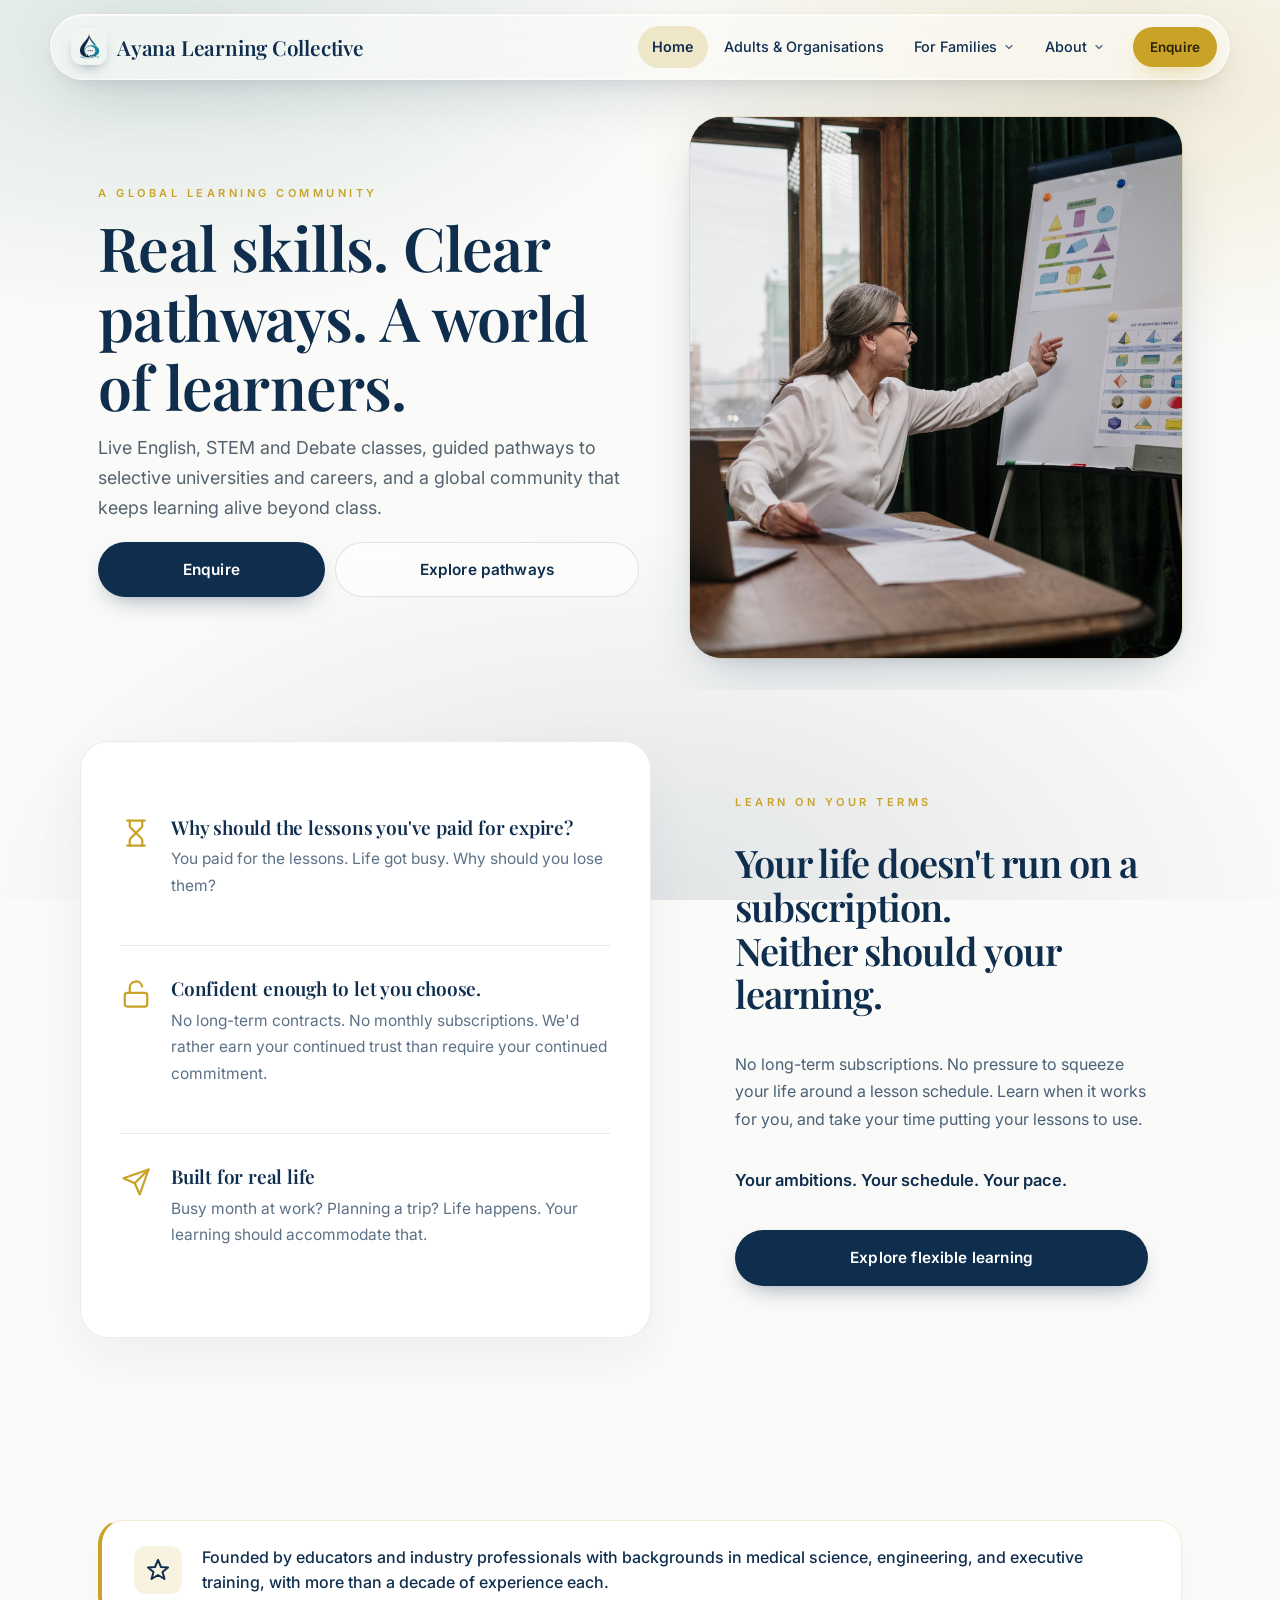
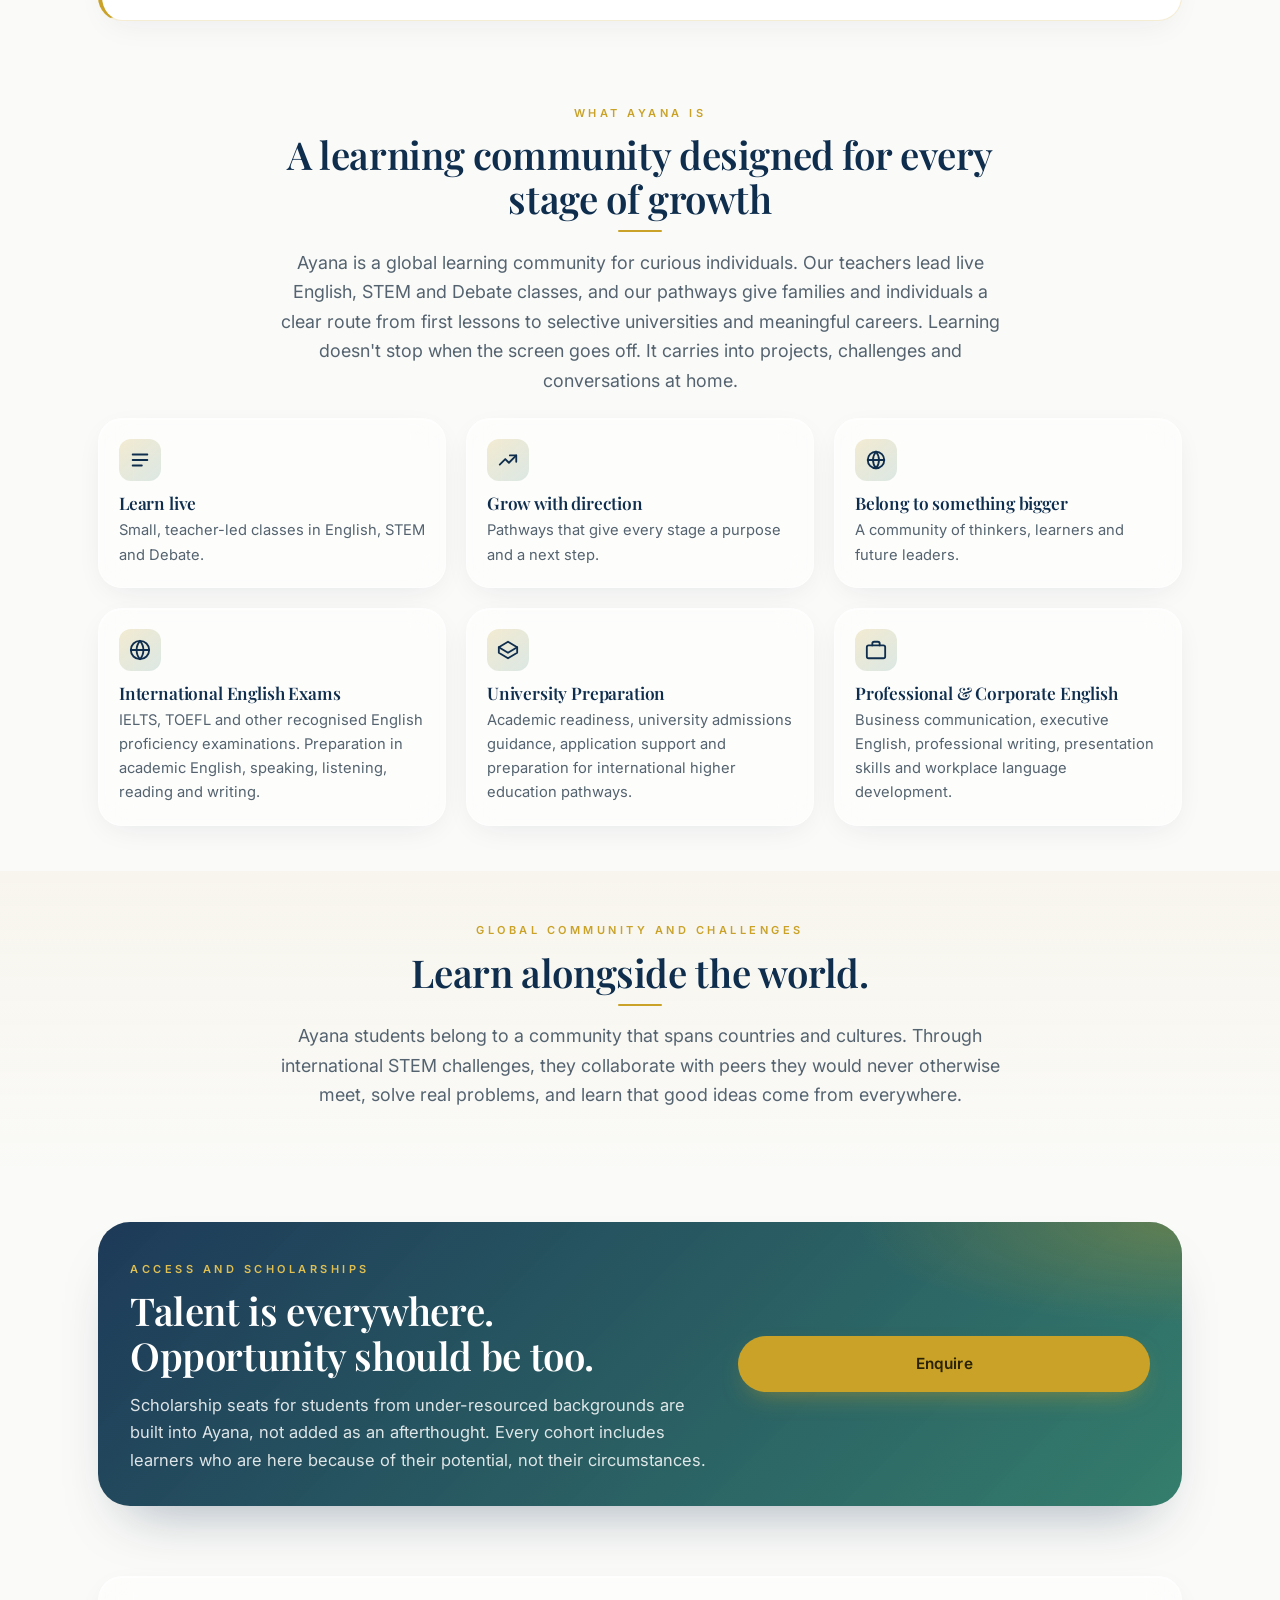
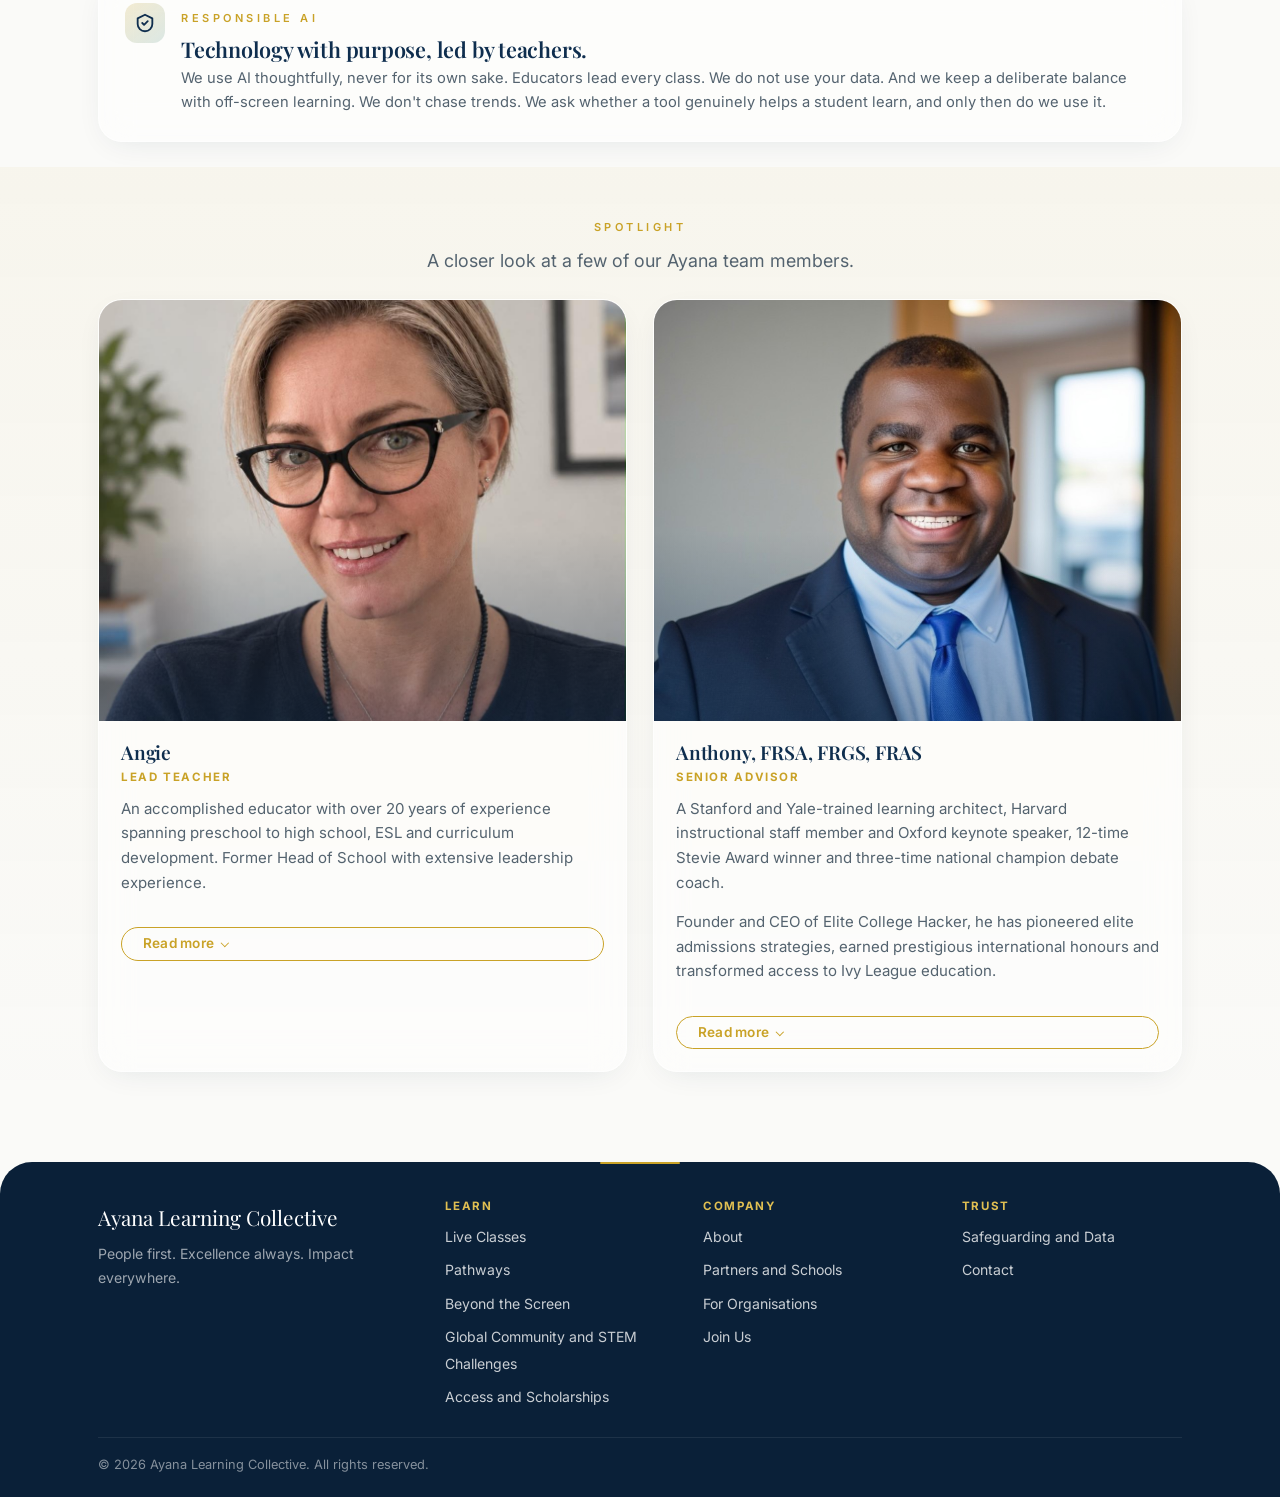
<file: index.html>
<!DOCTYPE html>
<html lang="en">
<head>
<meta charset="UTF-8">
<meta name="viewport" content="width=device-width, initial-scale=1">
<title>Ayana Learning Collective | Real skills. Clear pathways. A world of learners.</title>
<meta name="description" content="Ayana is a global learning community offering live English, STEM and Debate classes, guided pathways to selective universities, and a worldwide community of young thinkers.">
<link rel="preconnect" href="https://fonts.googleapis.com">
<link rel="preconnect" href="https://fonts.gstatic.com" crossorigin>
<link href="https://fonts.googleapis.com/css2?family=Inter:wght@400;500;600;700&family=Playfair+Display:ital,wght@0,500;0,600;1,500&display=swap" rel="stylesheet">
<link rel="stylesheet" href="style.css">

<link rel="apple-touch-icon" sizes="180x180" href="apple-touch-icon.png">
<link rel="icon" type="image/png" sizes="32x32" href="favicon-32x32.png">
<link rel="icon" type="image/png" sizes="16x16" href="favicon-16x16.png">

<meta name="google-site-verification" content="MVrQZf09H_0DKtnmQgI21rWXjeQtURa5obYSJD2jvPU" />

<link rel="canonical" href="https://ayanalearning.com/">

<meta property="og:description" content="Ayana Learning Collective is a global learning community offering live English, STEM and Debate classes, guided pathways to selective universities, and a worldwide community of young thinkers.">
<meta property="og:image" content="https://ayanalearning.com/Ayana-logo.png">
<meta property="og:site_name" content="Ayana Learning Collective">
<meta property="og:url" content="https://ayanalearning.com/">

<!-- SEO Structured Data (LocalBusiness Schema) -->
  <script type="application/ld+json">
  {
    "@context": "https://schema.org",
    "@type": "LocalBusiness",
    "name": "Ayana Learning Collective",
    "image": "https://ayanalearning.com/Ayana-logo.png",
    "description": "Ayana Learning Collective is a global learning community offering live English, STEM and Debate classes, guided pathways to selective universities, and a worldwide community of young thinkers.",
    "email": "info@ayanalearning.com",
    "url": "https://ayanalearning.com"
  }
  </script>

</head>
<body>

<a class="skip-link" href="#main">Skip to content</a>

<header class="site-header">
  <div class="header-inner">
    <a href="index.html" class="brand">
       <img src="Ayana-logo.png" alt="Ayana Learning Collective Logo" class="brand-mark">
      <span class="brand-text">
        <span class="b1">Ayana Learning Collective</span>
      </span>
    </a>
    <button class="nav-toggle" aria-label="Toggle menu" aria-expanded="false" aria-controls="primary-nav">
      
<span></span><span></span><span></span>
    </button>
    <nav class="main-nav" id="primary-nav" aria-label="Primary">
      <ul class="nav-list">
        <li class="nav-item"><a class="nav-link is-active" href="index.html" aria-current="page">Home</a></li>
        
        <li class="nav-item"><a class="nav-link" href="organisations.html">Adults &amp; Organisations</a></li>
        
        <li class="nav-item has-drop">
          <button class="nav-link" aria-expanded="false" aria-haspopup="true">
            For Families
            <svg width="12" height="12" viewBox="0 0 24 24" fill="none" stroke="currentColor" stroke-width="2.5" stroke-linecap="round" stroke-linejoin="round" aria-hidden="true"><path d="M6 9l6 6 6-6"/></svg>
          </button>
          <div class="nav-drop" role="menu">
            <a href="live-classes.html" role="menuitem">Live Classes</a>
            <a href="pathways.html" role="menuitem">Pathways</a>
            <a href="live-classes.html#beyond-the-screen" role="menuitem">Beyond the Screen</a>
            <a href="index.html#community" role="menuitem">Global Community and STEM Challenges</a>
            <a href="index.html#access" role="menuitem">Access and Scholarships</a>
          </div>
        </li>

        <li class="nav-item has-drop">
          <button class="nav-link" aria-expanded="false" aria-haspopup="true">
            About
            <svg width="12" height="12" viewBox="0 0 24 24" fill="none" stroke="currentColor" stroke-width="2.5" stroke-linecap="round" stroke-linejoin="round" aria-hidden="true"><path d="M6 9l6 6 6-6"/></svg>
          </button>
          <div class="nav-drop" role="menu">
            <a href="about.html#story" role="menuitem">Our Story and Founders</a>
            <a href="about.html#responsible-ai" role="menuitem">Responsible AI</a>
            <a href="about.html#partners" role="menuitem">Partners and Schools</a>
            <a href="safeguarding.html" role="menuitem">Safeguarding and Data</a>
          </div>
        </li>

      </ul>
      <a class="btn btn-gold btn-sm nav-cta" href="enquire.html">Enquire</a>
    </nav>
  </div>
</header>

<main id="main" tabindex="-1">

  <section class="hero">
    <div class="container hero-grid">
      <div class="reveal">
        <span class="eyebrow">A global learning community</span>
        <h1>Real skills. Clear pathways. A world of learners.</h1>
        <p class="lead">Live English, STEM and Debate classes, guided pathways to selective universities and careers, and a global community that keeps learning alive beyond class.</p>
        <div class="btn-row">
          <a class="btn btn-primary btn-lg" href="enquire.html">Enquire</a>
          <a class="btn btn-secondary btn-lg" href="pathways.html">Explore pathways</a>
        </div>
      </div>
      <div class="hero-media reveal">
        <img src="female-teacher.jpg" alt="Ayana students in a live class" loading="eager">
        <!-- <span class="hero-badge">Founded in South Africa · Learning worldwide</span> -->
      </div>
    </div>
  </section>

  <!-- Flexible learning -->

        <section class="flexible" id="flexible-learning" aria-labelledby="flexible-heading">
            <div class="flexible-inner">

                <!-- Benefits -->

                <div class="benefits-card">

                    <ul class="benefits">

                        <li>
                            <span class="benefit-icon" aria-hidden="true">
                                <svg viewBox="0 0 24 24" fill="none" stroke="currentColor" stroke-width="1.8" stroke-linecap="round" stroke-linejoin="round" focusable="false">
                                    <path d="M5 22h14"/>
                                    <path d="M5 2h14"/>
                                    <path d="M17 22v-4.172a2 2 0 0 0-.586-1.414L12 12l-4.414 4.414A2 2 0 0 0 7 17.828V22"/>
                                    <path d="M7 2v4.172a2 2 0 0 0 .586 1.414L12 12l4.414-4.414A2 2 0 0 0 17 6.172V2"/>
                                </svg>
                            </span>
                            <div>
                                <h3>Why should the lessons you've paid for expire?</h3>
                                <p>You paid for the lessons. Life got busy. Why should you lose them?</p>
                            </div>
                        </li>

                        <li>
                            <span class="benefit-icon" aria-hidden="true">
                                <svg viewBox="0 0 24 24" fill="none" stroke="currentColor" stroke-width="1.8" stroke-linecap="round" stroke-linejoin="round" focusable="false">
                                    <rect x="3" y="11" width="18" height="11" rx="2"/>
                                    <path d="M7 11V7a5 5 0 0 1 9.9-1"/>
                                </svg>
                            </span>
                            <div>
                                <h3>Confident enough to let you choose.</h3>
                                <p>No long-term contracts. No monthly subscriptions. We'd rather earn your continued trust than require your continued commitment.</p>
                            </div>
                        </li>
                        <li>
                            <span class="benefit-icon" aria-hidden="true">
                                <svg viewBox="0 0 24 24" fill="none" stroke="currentColor" stroke-width="1.8" stroke-linecap="round" stroke-linejoin="round" focusable="false">
                                    <path d="m22 2-7 20-4-9-9-4Z"/>
                                    <path d="M22 2 11 13"/>
                                </svg>
                            </span>
                            <div>
                                <h3>Built for real life</h3>
                                <p>Busy month at work? Planning a trip? Life happens. Your learning should accommodate that.</p>
                            </div>
                        </li>
                    </ul>
                </div>

                  <!-- Intro panel -->

                <div class="terms-card">
                    <p class="eyebrow">Learn on your terms</p>
                    <h2 id="flexible-heading">
                        Your life doesn't run on a subscription.<br>
                        Neither should your learning.
                    </h2>
                    <p class="terms-body">
                        No long-term subscriptions. No pressure to squeeze your life around a lesson schedule. Learn when it works for you, and take your time putting your lessons to use.
                    </p>
                    <p class="closing">Your ambitions. Your schedule. Your pace.</p>
                    <a class="btn btn-primary btn-lg" href="enquire.html">Explore flexible learning</a>
                </div>
            </div>

        </section>

  <section class="cred-strip">
    <div class="container">
      <div class="cred-strip-inner reveal">
        <div class="cred-icon" aria-hidden="true">
          <svg width="24" height="24" viewBox="0 0 24 24" fill="none" stroke="currentColor" stroke-width="2" stroke-linecap="round" stroke-linejoin="round">
            <path d="M12 2l3 7 7 .5-5.5 4.5 2 7-6.5-4-6.5 4 2-7L2 9.5 9 9z"/>
          </svg>
        </div>
        <p class="cred-text">
          Founded by educators and industry professionals with backgrounds in medical science, engineering, and executive training, with more than a decade of experience each.
        </p>
      </div>
    </div>
</section>

  <section class="section">
    <div class="container">
      <div class="section-head section-head--center reveal">
        <span class="eyebrow">What Ayana is</span>
        <h2>A learning community designed for every stage of growth</h2>
        <p class="lead">Ayana is a global learning community for curious individuals. Our teachers lead live English, STEM and Debate classes, and our pathways give families and individuals a clear route from first lessons to selective universities and meaningful careers. Learning doesn't stop when the screen goes off. It carries into projects, challenges and conversations at home.</p>
      </div>

      <div class="grid-3 reveal-group">
        <article class="benefit-tile reveal">
          <div class="icon-circle" aria-hidden="true">
            <svg width="22" height="22" viewBox="0 0 24 24" fill="none" stroke="currentColor" stroke-width="2" stroke-linecap="round" stroke-linejoin="round"><path d="M4 6h16M4 12h16M4 18h10"/></svg>
          </div>
          <h3>Learn live</h3>
          <p>Small, teacher-led classes in English, STEM and Debate.</p>
        </article>
        <article class="benefit-tile reveal">
          <div class="icon-circle" aria-hidden="true">
            <svg width="22" height="22" viewBox="0 0 24 24" fill="none" stroke="currentColor" stroke-width="2" stroke-linecap="round" stroke-linejoin="round"><path d="M3 17l6-6 4 4 8-8"/><path d="M14 7h7v7"/></svg>
          </div>
          <h3>Grow with direction</h3>
          <p>Pathways that give every stage a purpose and a next step.</p>
        </article>
        <article class="benefit-tile reveal">
          <div class="icon-circle" aria-hidden="true">
            <svg width="22" height="22" viewBox="0 0 24 24" fill="none" stroke="currentColor" stroke-width="2" stroke-linecap="round" stroke-linejoin="round"><circle cx="12" cy="12" r="9"/><path d="M3 12h18M12 3a14 14 0 010 18M12 3a14 14 0 000 18"/></svg>
          </div>
          <h3>Belong to something bigger</h3>
          <p>A community of thinkers, learners and future leaders.</p>
        </article>

        <!-- NEW CARD 1: International English Exams -->
        <article class="benefit-tile reveal">
          <div class="icon-circle" aria-hidden="true">
            <svg width="22" height="22" viewBox="0 0 24 24" fill="none" stroke="currentColor" stroke-width="2" stroke-linecap="round" stroke-linejoin="round">
              <circle cx="12" cy="12" r="10"></circle>
              <path d="M2 12h20"></path>
              <path d="M12 2a15.3 15.3 0 010 20 15.3 15.3 0 010-20z"></path>
            </svg>
          </div>
          <h3>International English Exams</h3>
          <p>IELTS, TOEFL and other recognised English proficiency examinations. Preparation in academic English, speaking, listening, reading and writing.</p>
        </article>

        <!-- NEW CARD 2: University Preparation -->
        <article class="benefit-tile reveal">
          <div class="icon-circle" aria-hidden="true">
            <svg width="22" height="22" viewBox="0 0 24 24" fill="none" stroke="currentColor" stroke-width="2" stroke-linecap="round" stroke-linejoin="round">
              <path d="M12 3L2 9l10 6 10-6-10-6z"></path>
              <path d="M2 9v6l10 6 10-6V9"></path>
            </svg>
          </div>
          <h3>University Preparation</h3>
          <p>Academic readiness, university admissions guidance, application support and preparation for international higher education pathways.</p>
        </article>

        <!-- NEW CARD 3: Professional & Corporate English -->
        <article class="benefit-tile reveal">
          <div class="icon-circle" aria-hidden="true">
            <svg width="22" height="22" viewBox="0 0 24 24" fill="none" stroke="currentColor" stroke-width="2" stroke-linecap="round" stroke-linejoin="round">
              <rect x="2" y="7" width="20" height="14" rx="2"></rect>
              <path d="M16 7V5a2 2 0 00-2-2h-4a2 2 0 00-2 2v2"></path>
            </svg>
          </div>
          <h3>Professional &amp; Corporate English</h3>
          <p>Business communication, executive English, professional writing, presentation skills and workplace language development.</p>
        </article>

      </div>
    </div>
  </section>

  <section class="section section--wash" id="community">
    <div class="container">
      <div class="section-head section-head--center reveal">
        <span class="eyebrow">Global community and challenges</span>
        <h2>Learn alongside the world.</h2>
        <p class="lead">Ayana students belong to a community that spans countries and cultures. Through international STEM challenges, they collaborate with peers they would never otherwise meet, solve real problems, and learn that good ideas come from everywhere.</p>
      </div>
    </div>
  </section>

  <section class="section" id="access">
    <div class="container">
      <div class="callout reveal">
        <div>
          <span class="eyebrow">Access and scholarships</span>
          <h2>Talent is everywhere. Opportunity should be too.</h2>
          <p>Scholarship seats for students from under-resourced backgrounds are built into Ayana, not added as an afterthought. Every cohort includes learners who are here because of their potential, not their circumstances.</p>
        </div>
        <div class="callout-action">
          <a class="btn btn-gold btn-lg" href="enquire.html">Enquire</a>
        </div>
      </div>
    </div>
  </section>

  <section class="section section--tight">
    <div class="container">
      <div class="calm-statement reveal">
        <div class="icon-circle" aria-hidden="true">
          <svg width="22" height="22" viewBox="0 0 24 24" fill="none" stroke="currentColor" stroke-width="2" stroke-linecap="round" stroke-linejoin="round"><path d="M12 3l8 4v6c0 4.5-3.5 8-8 8s-8-3.5-8-8V7l8-4z"/><path d="M9 12l2 2 4-4"/></svg>
        </div>
        <div>
          <span class="eyebrow eyebrow--emerald">Responsible AI</span>
          <h3>Technology with purpose, led by teachers.</h3>
          <p>We use AI thoughtfully, never for its own sake. Educators lead every class. We do not use your data. And we keep a deliberate balance with off-screen learning. We don't chase trends. We ask whether a tool genuinely helps a student learn, and only then do we use it.</p>
        </div>
      </div>
    </div>
  </section>

  <section class="section section--wash" id="teachers">
    <div class="container">
      <div class="section-head section-head--center reveal">
        <span class="eyebrow">Spotlight</span>
        <!-- <h2>Meet two of our teachers</h2> -->
        <p class="lead">A closer look at a few of our Ayana team members.</p>
      </div>
      <div class="spotlight-grid reveal-group">
        <article class="spotlight-card reveal">
          <div class="spotlight-photo">
            <img src="Angie new.jpeg" alt="Angie" loading="lazy">
          </div>
          <div class="spotlight-body">
            <h3>Angie</h3>
            <span class="spotlight-role">Lead Teacher</span>
            <p>An accomplished educator with over 20 years of experience spanning preschool to high school, ESL and curriculum development. Former Head of School with extensive leadership experience.</p>
            <!-- <ul class="spotlight-facts">
              <li>[Qualification]</li>
              <li>[Years of experience]</li>
              <li>[Specialism]</li>
            </ul> -->

            <!-- Angie: extended bio + toggle -->
            <div class="spotlight-extended" id="angie-extended" hidden>
              <p>With over 20 years of experience in education, Angela has worked across preschool, primary and high school environments, language schools and ESL programs. Her career spans classroom teaching, educational administration, curriculum development and school leadership, including three years as Head of School. She has also held key positions as Acting Head, Head Teacher, Curriculum Coordinator and Head of Admissions, giving her a comprehensive understanding of school operations and academic management.</p>
              <p>Angela believes that every learner is unique, with individual strengths, needs and ways of learning. Her teaching philosophy centres on understanding each student, recognising their potential and adapting the learning experience to their interests and goals. She sees education as more than delivering lessons; it is about guiding, encouraging and equipping learners to grow in confidence and achieve their potential.</p>
            </div>
            <button class="spotlight-toggle" type="button" aria-expanded="false" aria-controls="angie-extended">Read more</button>
          </div>
        </article>
        <article class="spotlight-card reveal">
          <div class="spotlight-photo">
            <img src="Anthony.png" alt="Anthony Berryhill" loading="lazy">
          </div>
          <div class="spotlight-body">
            <h3>Anthony, FRSA, FRGS, FRAS</h3>
            <span class="spotlight-role">Senior Advisor</span>
            <p>A Stanford and Yale-trained learning architect, Harvard instructional staff member and Oxford keynote speaker, 12-time Stevie Award winner and three-time national champion debate coach.</p>
            <p>Founder and CEO of Elite College Hacker, he has pioneered elite admissions strategies, earned prestigious international honours and transformed access to Ivy League education.</p>
            <!-- <ul class="spotlight-facts">
              <li>Stanford · Yale</li>
              <li>[Years of experience]</li>
              <li>[Specialism]</li>
            </ul> -->

            <!-- Anthony: extended bio + toggle -->
            <div class="spotlight-extended" id="anthony-extended" hidden>
              <p>Anthony Berryhill is a systems architect for learning design working at the intersection of education, access and technology. He is Founder and CEO of Elite College Hacker, where his proprietary ACCESS Code Method makes the hidden curriculum of elite university admissions visible and teachable. In 2026, the method achieved a 94% client success rate, 100% college persistence and generated over $1.6 million in merit aid, from undergraduate through PhD level.</p>
              <p>Previously, Anthony served as Executive Officer and VP of Learning &amp; Development at PIMCO, designing learning systems at enterprise scale. A three-time national champion debate coach, he has spent over 25 years developing advanced communication skills among marginalised students through his Debate Access Project. He also serves on Harvard's instructional staff for Negotiation and as a judge for QS Reimagine Education, the global awards recognising innovation in teaching and learning.</p>
              <p>Stanford and Yale-trained, and originally from New Orleans' Lower 9th Ward, Anthony is an international speaker on AI and the future of learning. He most recently delivered the keynote address at the 18th World Leaders Summit at the University of Oxford on The Hidden Curriculum. His distinctions include 12 Stevie Awards, the CEO Clubs Network America 250 Legacy Award, IAOTP's Top Education Changemaker of the Year and a Hermes Creative Platinum Award. He holds three UK Royal Fellowships (FRSA, FRGS and FRAS), alongside PMP and Six Sigma Black Belt certifications.</p>
            </div>
            <button class="spotlight-toggle" type="button" aria-expanded="false" aria-controls="anthony-extended">Read more</button>
          </div>
        </article>
      </div>
    </div>
  </section>


</main>

<footer class="site-footer">
  <div class="container">
    <div class="footer-grid">
      <div>
        <a class="footer-brand" href="index.html">
          <!-- <span class="brand-mark" aria-hidden="true">A</span> -->
          <span>Ayana Learning Collective</span>
        </a>
        <p class="footer-tagline">People first. Excellence always. Impact everywhere.</p>
      </div>
      <div class="footer-col">
        <h4>Learn</h4>
        <ul>
          <li><a href="live-classes.html">Live Classes</a></li>
          <li><a href="pathways.html">Pathways</a></li>
          <li><a href="live-classes.html#beyond-the-screen">Beyond the Screen</a></li>
          <li><a href="index.html#community">Global Community and STEM Challenges</a></li>
          <li><a href="index.html#access">Access and Scholarships</a></li>
        </ul>
      </div>
      <div class="footer-col">
        <h4>Company</h4>
        <ul>
          <li><a href="about.html">About</a></li>
          <li><a href="about.html#partners">Partners and Schools</a></li>
          <li><a href="organisations.html">For Organisations</a></li>
          <li><a href="join-us.html">Join Us</a></li>
        </ul>
      </div>
      <div class="footer-col">
        <h4>Trust</h4>
        <ul>
          <li><a href="safeguarding.html">Safeguarding and Data</a></li>
          <!-- <li><a href="safeguarding.html#policy">Safeguarding policy</a></li> -->
          <!-- <li><a href="privacy.html">Privacy</a></li> -->
          <!-- <li><a href="terms.html">Terms</a></li> -->
          <li><a href="enquire.html">Contact</a></li>
        </ul>
      </div>
    </div>
    <div class="footer-bottom">
      <span>© <span id="yr">2026</span> Ayana Learning Collective. All rights reserved.</span>
      <!-- <span>Developed with <a href="https://palisson-tech.co.za" target="_blank" rel="noopener noreferrer" style="color: #fff; text-decoration: underline;">Palisson Tech &amp; Media</a></span> -->
    </div>
  </div>
</footer>

<button class="back-to-top" type="button" aria-label="Back to top">
  <svg width="18" height="18" viewBox="0 0 24 24" fill="none" stroke="currentColor" stroke-width="2" stroke-linecap="round" stroke-linejoin="round" aria-hidden="true"><path d="M12 19V5M5 12l7-7 7 7"/></svg>
</button>

<script>document.getElementById('yr').textContent = new Date().getFullYear();</script>
<script src="main.js"></script>
</body>
</html>
</file>
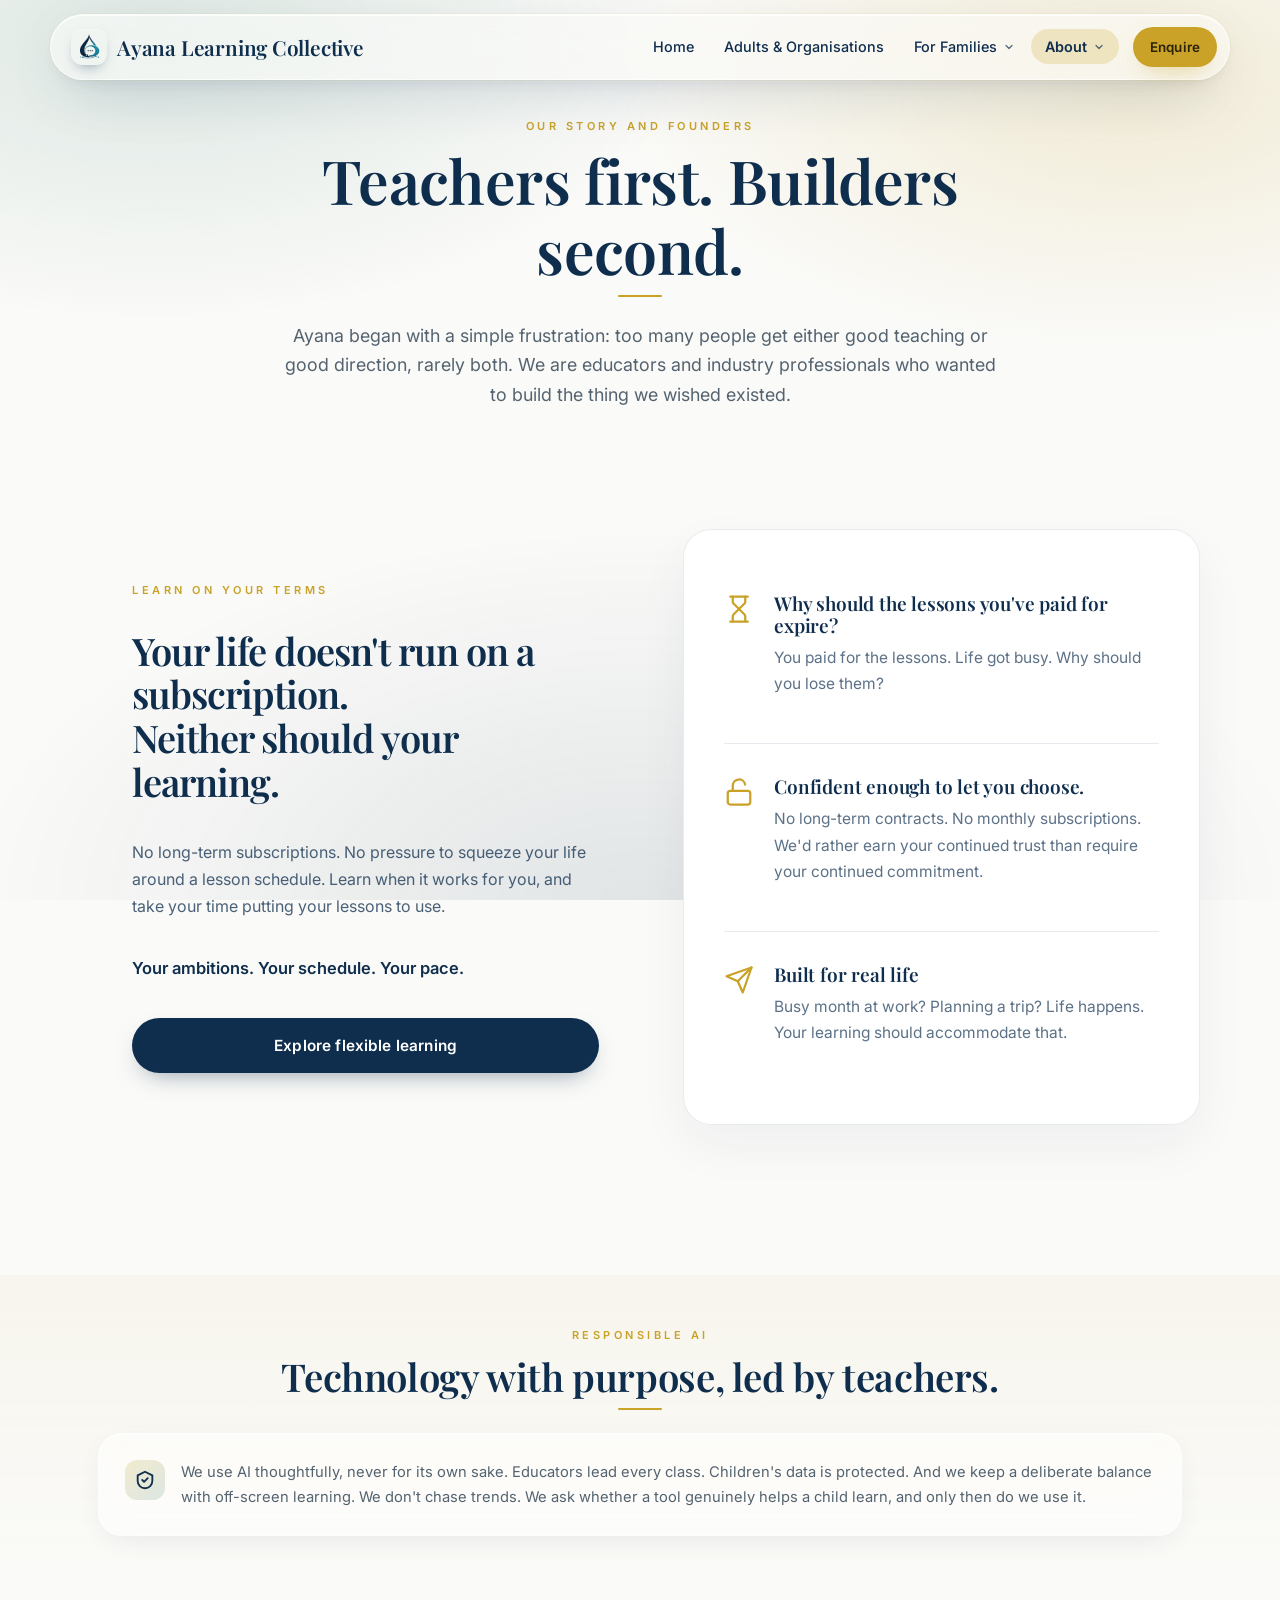
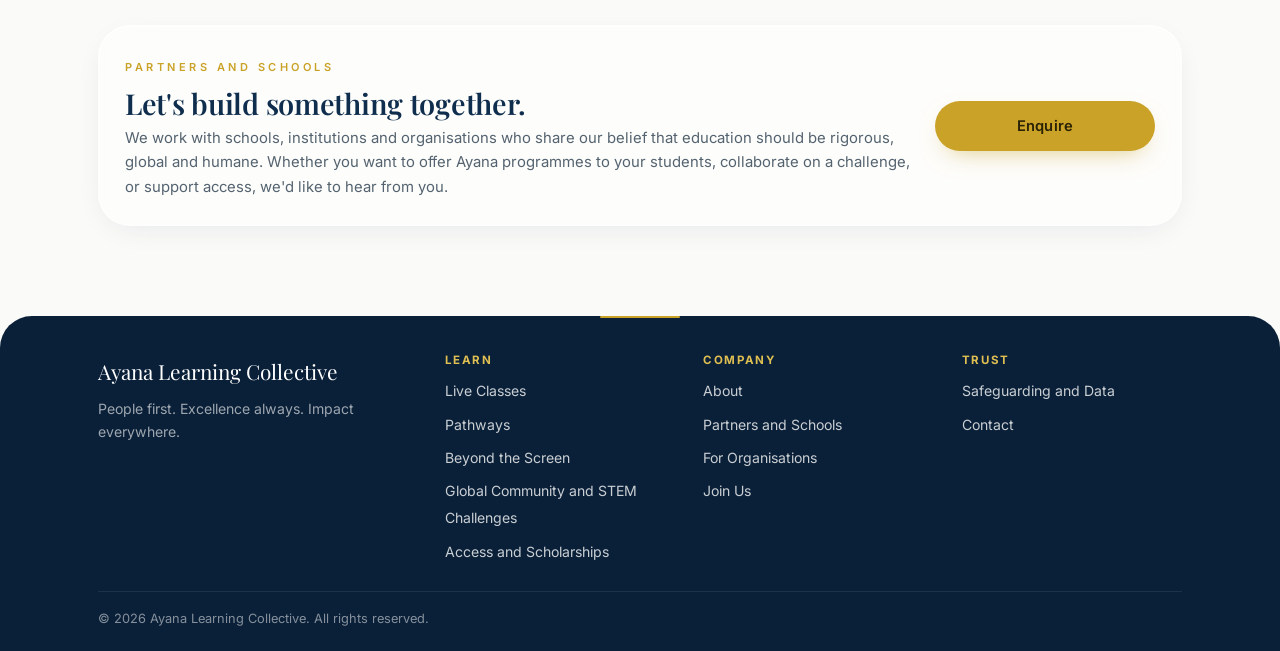
<file: about.html>
<!DOCTYPE html>
<html lang="en">
<head>
<meta charset="UTF-8">
<meta name="viewport" content="width=device-width, initial-scale=1">
<title>About | Ayana Learning Collective</title>
<meta name="description" content="Our story and founders, our approach to responsible AI, and the partners and schools we work with.">
<link rel="preconnect" href="https://fonts.googleapis.com">
<link rel="preconnect" href="https://fonts.gstatic.com" crossorigin>
<link href="https://fonts.googleapis.com/css2?family=Inter:wght@400;500;600;700&family=Playfair+Display:ital,wght@0,500;0,600;1,500&display=swap" rel="stylesheet">
<link rel="stylesheet" href="style.css">

<link rel="apple-touch-icon" sizes="180x180" href="apple-touch-icon.png">
<link rel="icon" type="image/png" sizes="32x32" href="favicon-32x32.png">
<link rel="icon" type="image/png" sizes="16x16" href="favicon-16x16.png">

</head>
<body>

<a class="skip-link" href="#main">Skip to content</a>

<header class="site-header">
  <div class="header-inner">
    <a href="index.html" class="brand">
       <img src="Ayana-logo.png" alt="Ayana Learning Collective Logo" class="brand-mark">
      <span class="brand-text">
        <span class="b1">Ayana Learning Collective</span>
      </span>
    </a>
    <button class="nav-toggle" aria-label="Toggle menu" aria-expanded="false" aria-controls="primary-nav">
      <span></span><span></span><span></span>
    </button>
    <nav class="main-nav" id="primary-nav" aria-label="Primary">
      <ul class="nav-list">
        <li class="nav-item"><a class="nav-link" href="index.html" aria-current="page">Home</a></li>
        
        <li class="nav-item"><a class="nav-link" href="organisations.html">Adults &amp; Organisations</a></li>
        
        <li class="nav-item has-drop">
          <button class="nav-link" aria-expanded="false" aria-haspopup="true">
            For Families
            <svg width="12" height="12" viewBox="0 0 24 24" fill="none" stroke="currentColor" stroke-width="2.5" stroke-linecap="round" stroke-linejoin="round" aria-hidden="true"><path d="M6 9l6 6 6-6"/></svg>
          </button>
          <div class="nav-drop" role="menu">
            <a href="live-classes.html" role="menuitem">Live Classes</a>
            <a href="pathways.html" role="menuitem">Pathways</a>
            <a href="live-classes.html#beyond-the-screen" role="menuitem">Beyond the Screen</a>
            <a href="index.html#community" role="menuitem">Global Community and STEM Challenges</a>
            <a href="index.html#access" role="menuitem">Access and Scholarships</a>
          </div>
        </li>

        <li class="nav-item has-drop">
          <button class="nav-link is-active" aria-expanded="false" aria-haspopup="true">
            About
            <svg width="12" height="12" viewBox="0 0 24 24" fill="none" stroke="currentColor" stroke-width="2.5" stroke-linecap="round" stroke-linejoin="round" aria-hidden="true"><path d="M6 9l6 6 6-6"/></svg>
          </button>
          <div class="nav-drop" role="menu">
            <a href="about.html#story" role="menuitem">Our Story and Founders</a>
            <a href="about.html#responsible-ai" role="menuitem">Responsible AI</a>
            <a href="about.html#partners" role="menuitem">Partners and Schools</a>
            <a href="safeguarding.html" role="menuitem">Safeguarding and Data</a>
          </div>
        </li>

      </ul>
      <a class="btn btn-gold btn-sm nav-cta" href="enquire.html">Enquire</a>
    </nav>
  </div>
</header>

<main id="main" tabindex="-1">

  <section class="section" id="story">
    <div class="container">
      <div class="section-head section-head--center reveal">
        <span class="eyebrow">Our Story and Founders</span>
        <h1>Teachers first. Builders second.</h1>
        <p class="lead">Ayana began with a simple frustration: too many people get either good teaching or good direction, rarely both. We are educators and industry professionals who wanted to build the thing we wished existed.</p>
      </div>
    </div>
  </section>

  <!-- Flexible learning -->

        <section class="flexible" id="flexible-learning" aria-labelledby="flexible-heading">

            <div class="flexible-inner">

                <!-- Intro panel -->

                <div class="terms-card">
                    <p class="eyebrow">Learn on your terms</p>
                    <h2 id="flexible-heading">
                        Your life doesn't run on a subscription.<br>
                        Neither should your learning.
                    </h2>
                    <p class="terms-body">
                        No long-term subscriptions. No pressure to squeeze your life around a lesson schedule. Learn when it works for you, and take your time putting your lessons to use.
                    </p>

                    <p class="closing">Your ambitions. Your schedule. Your pace.</p>
                    <a class="btn btn-primary btn-lg" href="enquire.html">Explore flexible learning</a>

                </div>

                <!-- Benefits -->

                <div class="benefits-card">

                    <ul class="benefits">

                        <li>
                            <span class="benefit-icon" aria-hidden="true">
                                <svg viewBox="0 0 24 24" fill="none" stroke="currentColor" stroke-width="1.8" stroke-linecap="round" stroke-linejoin="round" focusable="false">
                                    <path d="M5 22h14"/>
                                    <path d="M5 2h14"/>
                                    <path d="M17 22v-4.172a2 2 0 0 0-.586-1.414L12 12l-4.414 4.414A2 2 0 0 0 7 17.828V22"/>
                                    <path d="M7 2v4.172a2 2 0 0 0 .586 1.414L12 12l4.414-4.414A2 2 0 0 0 17 6.172V2"/>
                                </svg>
                            </span>
                            <div>
                                <h3>Why should the lessons you've paid for expire?</h3>
                                <p>You paid for the lessons. Life got busy. Why should you lose them?</p>
                            </div>
                        </li>

                        <li>
                            <span class="benefit-icon" aria-hidden="true">
                                <svg viewBox="0 0 24 24" fill="none" stroke="currentColor" stroke-width="1.8" stroke-linecap="round" stroke-linejoin="round" focusable="false">
                                    <rect x="3" y="11" width="18" height="11" rx="2"/>
                                    <path d="M7 11V7a5 5 0 0 1 9.9-1"/>
                                </svg>
                            </span>
                            <div>
                                <h3>Confident enough to let you choose.</h3>
                                <p>No long-term contracts. No monthly subscriptions. We'd rather earn your continued trust than require your continued commitment.</p>
                            </div>
                        </li>

                        <li>
                            <span class="benefit-icon" aria-hidden="true">
                                <svg viewBox="0 0 24 24" fill="none" stroke="currentColor" stroke-width="1.8" stroke-linecap="round" stroke-linejoin="round" focusable="false">
                                    <path d="m22 2-7 20-4-9-9-4Z"/>
                                    <path d="M22 2 11 13"/>
                                </svg>
                            </span>
                            <div>
                                <h3>Built for real life</h3>
                                <p>Busy month at work? Planning a trip? Life happens. Your learning should accommodate that.</p>
                            </div>
                        </li>

                    </ul>

                </div>

            </div>

        </section>

  <!-- <section class="section section--tight">
    <div class="container">
      <div class="founders reveal-group">
        <article class="founder-card reveal">
          <div class="founder-photo"><img src="founder-mbali.jpg" alt="Mbali Lisa Jacobs" loading="lazy"></div>
          <h3>Mbali Lisa Jacobs</h3>
          <span class="founder-role">Co-founder</span>
          <p>Medical Science graduate with 10 years teaching STEM, exam preparation, English and Debate. Trains medical and pharmacy students for global careers.</p>
        </article>
        <article class="founder-card reveal">
          <div class="founder-photo"><img src="founder-2.jpg" alt="Co-founder" loading="lazy"></div>
          <h3>[Name]</h3>
          <span class="founder-role">Co-founder</span>
          <p>Chemical Engineer with 10 years in industry and expertise in K12 and corporate training.</p>
        </article>
        <article class="founder-card reveal">
          <div class="founder-photo"><img src="founder-3.jpg" alt="Co-founder" loading="lazy"></div>
          <h3>[Name]</h3>
          <span class="founder-role">Co-founder</span>
          <p>English and STEM educator who trains corporate executives.</p>
        </article>
      </div>
    </div>
  </section> -->

  <section class="section section--wash" id="responsible-ai">
    <div class="container">
      <div class="section-head section-head--center reveal">
        <span class="eyebrow">Responsible AI</span>
        <h2>Technology with purpose, led by teachers.</h2>
      </div>
      <div class="calm-statement reveal">
        <div class="icon-circle" aria-hidden="true">
          <svg width="22" height="22" viewBox="0 0 24 24" fill="none" stroke="currentColor" stroke-width="2" stroke-linecap="round" stroke-linejoin="round"><path d="M12 3l8 4v6c0 4.5-3.5 8-8 8s-8-3.5-8-8V7l8-4z"/><path d="M9 12l2 2 4-4"/></svg>
        </div>
        <div>
          <p>We use AI thoughtfully, never for its own sake. Educators lead every class. Children's data is protected. And we keep a deliberate balance with off-screen learning. We don't chase trends. We ask whether a tool genuinely helps a child learn, and only then do we use it.</p>
        </div>
      </div>
    </div>
  </section>

  <section class="section" id="partners">
    <div class="container">
      <div class="org-teaser reveal">
        <div class="org-teaser-text">
          <span class="eyebrow">Partners and Schools</span>
          <h2>Let's build something together.</h2>
          <p>We work with schools, institutions and organisations who share our belief that education should be rigorous, global and humane. Whether you want to offer Ayana programmes to your students, collaborate on a challenge, or support access, we'd like to hear from you.</p>
        </div>
        <a class="btn btn-gold" href="enquire.html">Enquire</a>
      </div>
    </div>
  </section>

</main>

<footer class="site-footer">
  <div class="container">
    <div class="footer-grid">
      <div>
        <a class="footer-brand" href="index.html">
          <!-- <span class="brand-mark" aria-hidden="true">A</span> -->
          <span>Ayana Learning Collective</span>
        </a>
        <p class="footer-tagline">People first. Excellence always. Impact everywhere.</p>
      </div>
      <div class="footer-col">
        <h4>Learn</h4>
        <ul>
          <li><a href="live-classes.html">Live Classes</a></li>
          <li><a href="pathways.html">Pathways</a></li>
          <li><a href="live-classes.html#beyond-the-screen">Beyond the Screen</a></li>
          <li><a href="index.html#community">Global Community and STEM Challenges</a></li>
          <li><a href="index.html#access">Access and Scholarships</a></li>
        </ul>
      </div>
      <div class="footer-col">
        <h4>Company</h4>
        <ul>
          <li><a href="about.html">About</a></li>
          <li><a href="about.html#partners">Partners and Schools</a></li>
          <li><a href="organisations.html">For Organisations</a></li>
          <li><a href="join-us.html">Join Us</a></li>
        </ul>
      </div>
      <div class="footer-col">
        <h4>Trust</h4>
        <ul>
          <li><a href="safeguarding.html">Safeguarding and Data</a></li>
          <!-- <li><a href="safeguarding.html#policy">Safeguarding policy</a></li> -->
          <!-- <li><a href="privacy.html">Privacy</a></li> -->
          <!-- <li><a href="terms.html">Terms</a></li> -->
          <li><a href="enquire.html">Contact</a></li>
        </ul>
      </div>
    </div>
    <div class="footer-bottom">
      <span>© <span id="yr">2026</span> Ayana Learning Collective. All rights reserved.</span>
      <!-- <span>Developed with <a href="https://palisson-tech.co.za" target="_blank" rel="noopener noreferrer" style="color: #fff; text-decoration: underline;">Palisson Tech &amp; Media</a></span> -->
    </div>
  </div>
</footer>

<button class="back-to-top" type="button" aria-label="Back to top">
  <svg width="18" height="18" viewBox="0 0 24 24" fill="none" stroke="currentColor" stroke-width="2" stroke-linecap="round" stroke-linejoin="round" aria-hidden="true"><path d="M12 19V5M5 12l7-7 7 7"/></svg>
</button>

<script>document.getElementById('yr').textContent = new Date().getFullYear();</script>
<script src="main.js"></script>
</body>
</html>
</file>
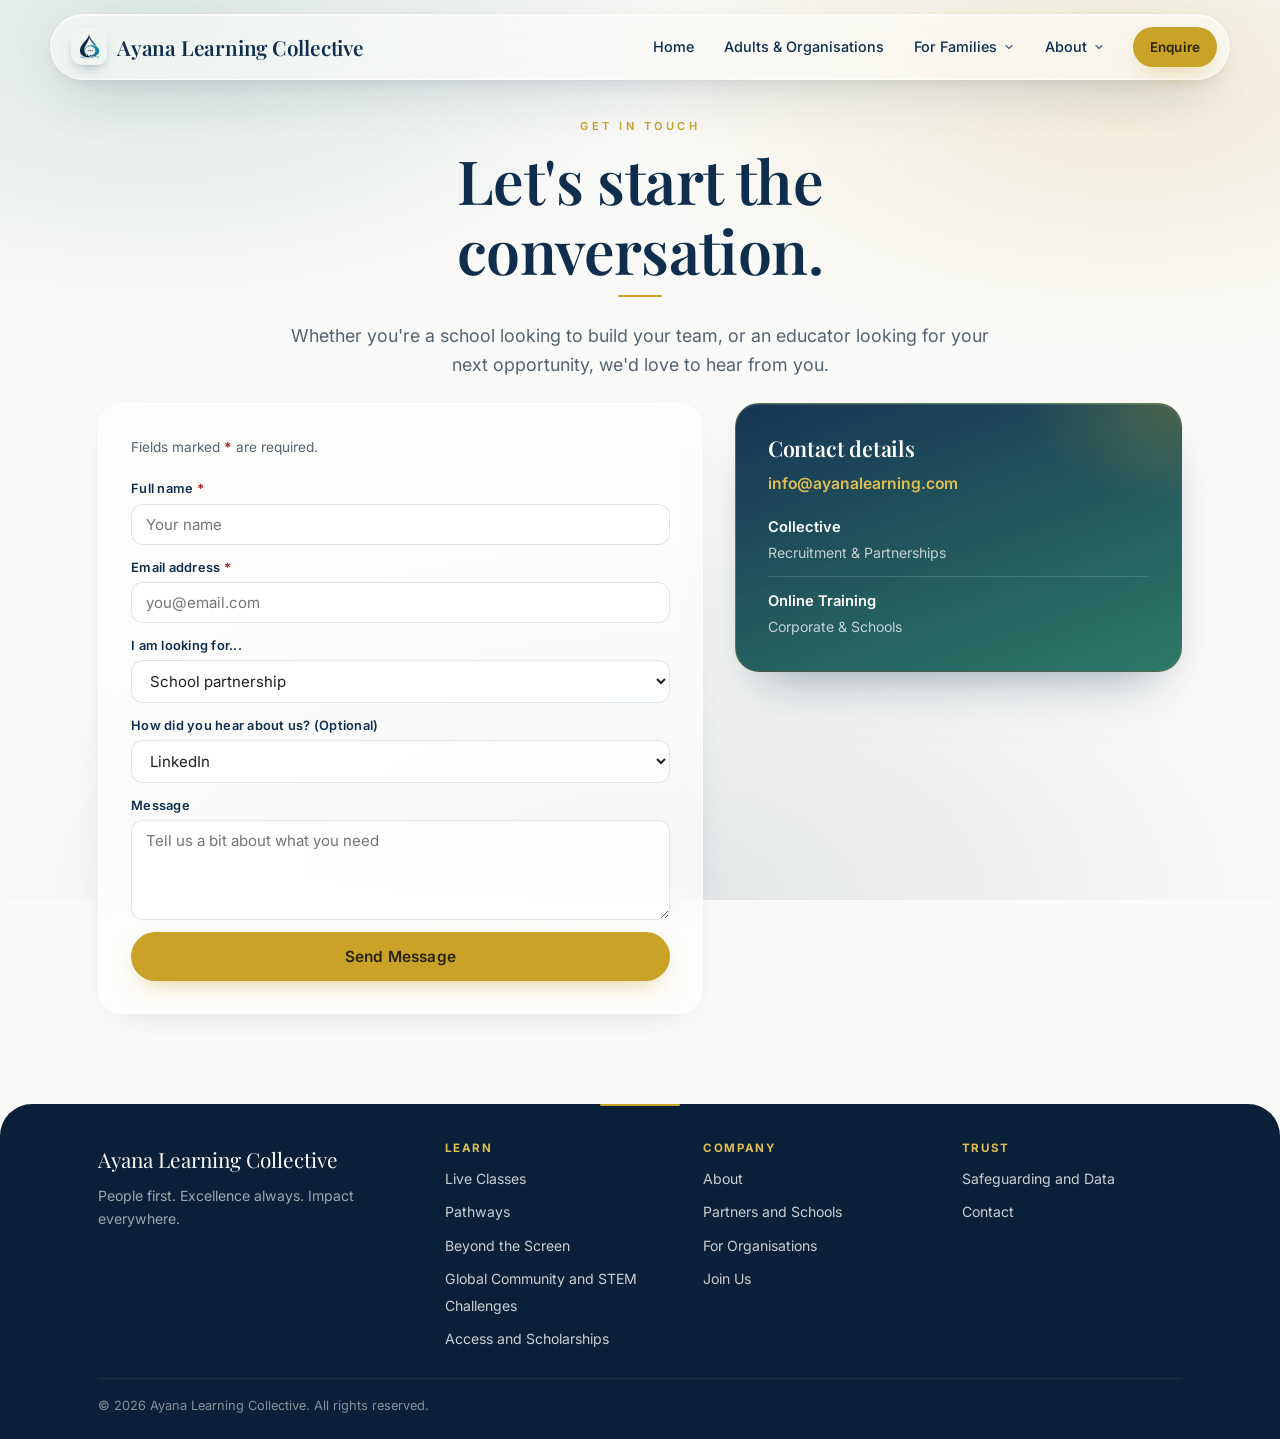
<file: enquire.html>
<!DOCTYPE html>
<html lang="en">
<head>
<meta charset="UTF-8">
<meta name="viewport" content="width=device-width, initial-scale=1">
<title>Enquire | Ayana Learning Collective</title>
<meta name="description" content="Contact Ayana about school partnerships, corporate training, recruitment and other enquiries.">
<link rel="preconnect" href="https://fonts.googleapis.com">
<link rel="preconnect" href="https://fonts.gstatic.com" crossorigin>
<link href="https://fonts.googleapis.com/css2?family=Inter:wght@400;500;600;700&family=Playfair+Display:ital,wght@0,500;0,600;1,500&display=swap" rel="stylesheet">
<link rel="stylesheet" href="style.css">

<link rel="apple-touch-icon" sizes="180x180" href="apple-touch-icon.png">
<link rel="icon" type="image/png" sizes="32x32" href="favicon-32x32.png">
<link rel="icon" type="image/png" sizes="16x16" href="favicon-16x16.png">
</head>
<body>

<a class="skip-link" href="#main">Skip to content</a>

<header class="site-header">
  <div class="header-inner">
    <a href="index.html" class="brand">
       <img src="Ayana-logo.png" alt="Ayana Learning Collective Logo" class="brand-mark">
      <span class="brand-text">
        <span class="b1">Ayana Learning Collective</span>
      </span>
    </a>
    <button class="nav-toggle" aria-label="Toggle menu" aria-expanded="false" aria-controls="primary-nav">
      
<span></span><span></span><span></span>
    </button>
    <nav class="main-nav" id="primary-nav" aria-label="Primary">
      <ul class="nav-list">
        <li class="nav-item"><a class="nav-link" href="index.html" aria-current="page">Home</a></li>
        
        <li class="nav-item"><a class="nav-link" href="organisations.html">Adults &amp; Organisations</a></li>
        
        <li class="nav-item has-drop">
          <button class="nav-link" aria-expanded="false" aria-haspopup="true">
            For Families
            <svg width="12" height="12" viewBox="0 0 24 24" fill="none" stroke="currentColor" stroke-width="2.5" stroke-linecap="round" stroke-linejoin="round" aria-hidden="true"><path d="M6 9l6 6 6-6"/></svg>
          </button>
          <div class="nav-drop" role="menu">
            <a href="live-classes.html" role="menuitem">Live Classes</a>
            <a href="pathways.html" role="menuitem">Pathways</a>
            <a href="live-classes.html#beyond-the-screen" role="menuitem">Beyond the Screen</a>
            <a href="index.html#community" role="menuitem">Global Community and STEM Challenges</a>
            <a href="index.html#access" role="menuitem">Access and Scholarships</a>
          </div>
        </li>

        <li class="nav-item has-drop">
          <button class="nav-link" aria-expanded="false" aria-haspopup="true">
            About
            <svg width="12" height="12" viewBox="0 0 24 24" fill="none" stroke="currentColor" stroke-width="2.5" stroke-linecap="round" stroke-linejoin="round" aria-hidden="true"><path d="M6 9l6 6 6-6"/></svg>
          </button>
          <div class="nav-drop" role="menu">
            <a href="about.html#story" role="menuitem">Our Story and Founders</a>
            <a href="about.html#responsible-ai" role="menuitem">Responsible AI</a>
            <a href="about.html#partners" role="menuitem">Partners and Schools</a>
            <a href="safeguarding.html" role="menuitem">Safeguarding and Data</a>
          </div>
        </li>

      </ul>
      <a class="btn btn-gold btn-sm nav-cta" href="enquire.html">Enquire</a>
    </nav>
  </div>
</header>

<main id="main" tabindex="-1">

  <section class="section">
    <div class="container">
      <div class="section-head section-head--center reveal">
        <span class="eyebrow">Get in touch</span>
        <h1>Let's start the conversation.</h1>
        <p class="lead">Whether you're a school looking to build your team, or an educator looking for your next opportunity, we'd love to hear from you.</p>
      </div>

      <div class="enquire-grid">

        <form
          class="form-card reveal"
          id="enquiry-form"
          action="https://formspree.io/f/xdeegjjk"
          method="POST"
          novalidate
        >
          <!-- Used only if JavaScript fails: Formspree redirects here natively -->
          <input type="hidden" name="_next" value="https://ayanalearning.com/thank-you.html">
          <input type="hidden" name="_subject" value="New Ayana website enquiry">

          <!-- Error summary: announced to screen readers, focused on failure -->
          <div class="form-error-summary" id="form-error-summary" role="alert" tabindex="-1" hidden>
            <p>There is a problem with your enquiry</p>
            <ul id="form-error-list"></ul>
          </div>

          <p class="form-required-note">Fields marked <span class="req" aria-hidden="true">*</span> are required.</p>

          <div class="form-grid">

            <div class="form-field form-field--full">
              <label for="full-name">Full name <span class="req" aria-hidden="true">*</span></label>
              <input
                id="full-name"
                name="full-name"
                type="text"
                placeholder="Your name"
                autocomplete="name"
                required
                aria-describedby="full-name-error"
                data-error-required="Enter your full name."
              >
              <p class="form-field-error" id="full-name-error"></p>
            </div>

            <div class="form-field form-field--full">
              <label for="email">Email address <span class="req" aria-hidden="true">*</span></label>
              <input
                id="email"
                name="email"
                type="email"
                placeholder="you@email.com"
                autocomplete="email"
                required
                aria-describedby="email-error"
                data-error-required="Enter your email address."
                data-error-type="Enter a valid email address, for example name@example.com."
              >
              <p class="form-field-error" id="email-error"></p>
            </div>

            <div class="form-field form-field--full">
              <label for="looking-for">I am looking for...</label>
              <select id="looking-for" name="looking-for">
                <option>School partnership</option>
                <option>Corporate training</option>
                <option>Corporate social responsibility</option>
                <option>Sponsorship</option>
                <option>University partnership</option>
                <option>Recruitment</option>
                <option>Speaking or Workshop Opportunity</option>
                <option>Technology/EdTech partnership</option>
                <option>Other</option>
              </select>
            </div>

            <div class="form-field form-field--full">
              <label for="referral">How did you hear about us? (Optional)</label>
              <select id="referral" name="referral">
                <option>LinkedIn</option>
                <option>Facebook</option>
                <option>Google</option>
                <option>Referral</option>
                <option>Event</option>
                <option>Other</option>
              </select>
            </div>

            <div class="form-field form-field--full">
              <label for="message">Message</label>
              <textarea id="message" name="message" placeholder="Tell us a bit about what you need"></textarea>
            </div>

            <div class="form-field form-field--full">
              <button class="btn btn-gold btn-lg" type="submit">Send Message</button>
              <div class="form-error" id="form-error" role="alert"></div>
            </div>

          </div>
        </form>

        <aside class="contact-info-card reveal">
          <h2>Contact details</h2>
          <p class="contact-email">
            <a href="mailto:info@ayanalearning.com">info@ayanalearning.com</a>
          </p>
          <!-- Phone number from the old site, commented out there too:
               <a href="tel:+27101234567">+27 10 123 4567</a> -->
          <ul class="office-list">
            <li><strong>Collective</strong>Recruitment &amp; Partnerships</li>
            <li><strong>Online Training</strong>Corporate &amp; Schools</li>
            <!-- <li><strong>Regions</strong>South Africa · UAE · Global</li> -->
          </ul>
        </aside>

      </div>
    </div>
  </section>

</main>

<footer class="site-footer">
  <div class="container">
    <div class="footer-grid">
      <div>
        <a class="footer-brand" href="index.html">
          <!-- <span class="brand-mark" aria-hidden="true">A</span> -->
          <span>Ayana Learning Collective</span>
        </a>
        <p class="footer-tagline">People first. Excellence always. Impact everywhere.</p>
      </div>
      <div class="footer-col">
        <h4>Learn</h4>
        <ul>
          <li><a href="live-classes.html">Live Classes</a></li>
          <li><a href="pathways.html">Pathways</a></li>
          <li><a href="live-classes.html#beyond-the-screen">Beyond the Screen</a></li>
          <li><a href="index.html#community">Global Community and STEM Challenges</a></li>
          <li><a href="index.html#access">Access and Scholarships</a></li>
        </ul>
      </div>
      <div class="footer-col">
        <h4>Company</h4>
        <ul>
          <li><a href="about.html">About</a></li>
          <li><a href="about.html#partners">Partners and Schools</a></li>
          <li><a href="organisations.html">For Organisations</a></li>
          <li><a href="join-us.html">Join Us</a></li>
        </ul>
      </div>
      <div class="footer-col">
        <h4>Trust</h4>
        <ul>
          <li><a href="safeguarding.html">Safeguarding and Data</a></li>
          <!-- <li><a href="safeguarding.html#policy">Safeguarding policy</a></li> -->
          <!-- <li><a href="privacy.html">Privacy</a></li> -->
          <!-- <li><a href="terms.html">Terms</a></li> -->
          <li><a href="enquire.html">Contact</a></li>
        </ul>
      </div>
    </div>
    <div class="footer-bottom">
      <span>© <span id="yr">2026</span> Ayana Learning Collective. All rights reserved.</span>
      <!-- <span>Developed with <a href="https://palisson-tech.co.za" target="_blank" rel="noopener noreferrer" style="color: #fff; text-decoration: underline;">Palisson Tech &amp; Media</a></span> -->
    </div>
  </div>
</footer>

<button class="back-to-top" type="button" aria-label="Back to top">
  <svg width="18" height="18" viewBox="0 0 24 24" fill="none" stroke="currentColor" stroke-width="2" stroke-linecap="round" stroke-linejoin="round" aria-hidden="true"><path d="M12 19V5M5 12l7-7 7 7"/></svg>
</button>

<script>document.getElementById('yr').textContent = new Date().getFullYear();</script>

<script>
(function () {
  'use strict';

  var form = document.getElementById('enquiry-form');
  if (!form) return;

  var summary     = document.getElementById('form-error-summary');
  var summaryList = document.getElementById('form-error-list');
  var formError   = document.getElementById('form-error');
  var submitBtn   = form.querySelector('button[type="submit"]');

  var fields = [
    { el: document.getElementById('full-name'), label: 'Full name' },
    { el: document.getElementById('email'),     label: 'Email address' }
  ];

  /* ---------- Helpers ---------- */

  function errorElFor(field) {
    var id = field.getAttribute('aria-describedby');
    return id ? document.getElementById(id) : null;
  }

  function validateField(field) {
    // Optional and empty: no error
    if (!field.required && field.value.trim() === '') return '';

    if (field.validity.valueMissing) {
      return field.dataset.errorRequired || 'This field is required.';
    }
    if (field.validity.typeMismatch) {
      return field.dataset.errorType || 'Enter a valid value.';
    }
    return '';
  }

  function showFieldError(field, message) {
    var wrap = field.closest('.form-field');
    var err  = errorElFor(field);
    if (wrap) wrap.classList.add('has-error');
    field.setAttribute('aria-invalid', 'true');
    if (err) {
      err.textContent = message;
      err.classList.add('is-visible');
    }
  }

  function clearFieldError(field) {
    var wrap = field.closest('.form-field');
    var err  = errorElFor(field);
    if (wrap) wrap.classList.remove('has-error');
    field.removeAttribute('aria-invalid');
    if (err) {
      err.textContent = '';
      err.classList.remove('is-visible');
    }
  }

  function buildSummary(errors) {
    summaryList.innerHTML = '';
    errors.forEach(function (item) {
      var li = document.createElement('li');
      var link = document.createElement('a');
      link.href = '#' + item.el.id;
      link.textContent = item.label + ': ' + item.message;
      link.addEventListener('click', function (ev) {
        ev.preventDefault();
        item.el.focus();
      });
      li.appendChild(link);
      summaryList.appendChild(li);
    });
  }

  function showFormError(message) {
    formError.textContent = message;
    formError.classList.add('is-visible');
  }

  function clearFormError() {
    formError.textContent = '';
    formError.classList.remove('is-visible');
  }

  /* ---------- Live re-validation ---------- */

  fields.forEach(function (item) {
    if (!item.el) return;
    item.el.addEventListener('input', function () {
      if (item.el.getAttribute('aria-invalid') === 'true' && !validateField(item.el)) {
        clearFieldError(item.el);
      }
    });
  });

  /* ---------- Submit ---------- */

  form.addEventListener('submit', function (event) {
    event.preventDefault();
    clearFormError();

    var errors = [];

    fields.forEach(function (item) {
      if (!item.el) return;
      clearFieldError(item.el);
      var message = validateField(item.el);
      if (message) {
        showFieldError(item.el, message);
        errors.push({ el: item.el, label: item.label, message: message });
      }
    });

    if (errors.length) {
      buildSummary(errors);
      summary.hidden = false;
      summary.focus();
      return;
    }

    summary.hidden = true;

    submitBtn.disabled = true;
    var originalLabel = submitBtn.textContent;
    submitBtn.textContent = 'Sending…';

    fetch(form.action, {
      method: 'POST',
      body: new FormData(form),
      headers: { 'Accept': 'application/json' }
    })
    .then(function (response) {
      if (response.ok) {
        window.location.href = 'thank-you.html';
        return null;
      }
      return response.json().catch(function () { return {}; }).then(function (data) {
        var message = 'Sorry, your enquiry could not be sent. Please try again.';
        if (data && data.errors && data.errors.length) {
          message = data.errors.map(function (e) { return e.message; }).join(' ');
        }
        throw new Error(message);
      });
    })
    .catch(function (error) {
      showFormError(error.message || 'Sorry, your enquiry could not be sent. Please check your connection and try again.');
      submitBtn.disabled = false;
      submitBtn.textContent = originalLabel;
    });
  });
})();
</script>

<script src="main.js"></script>
</body>
</html>
</file>
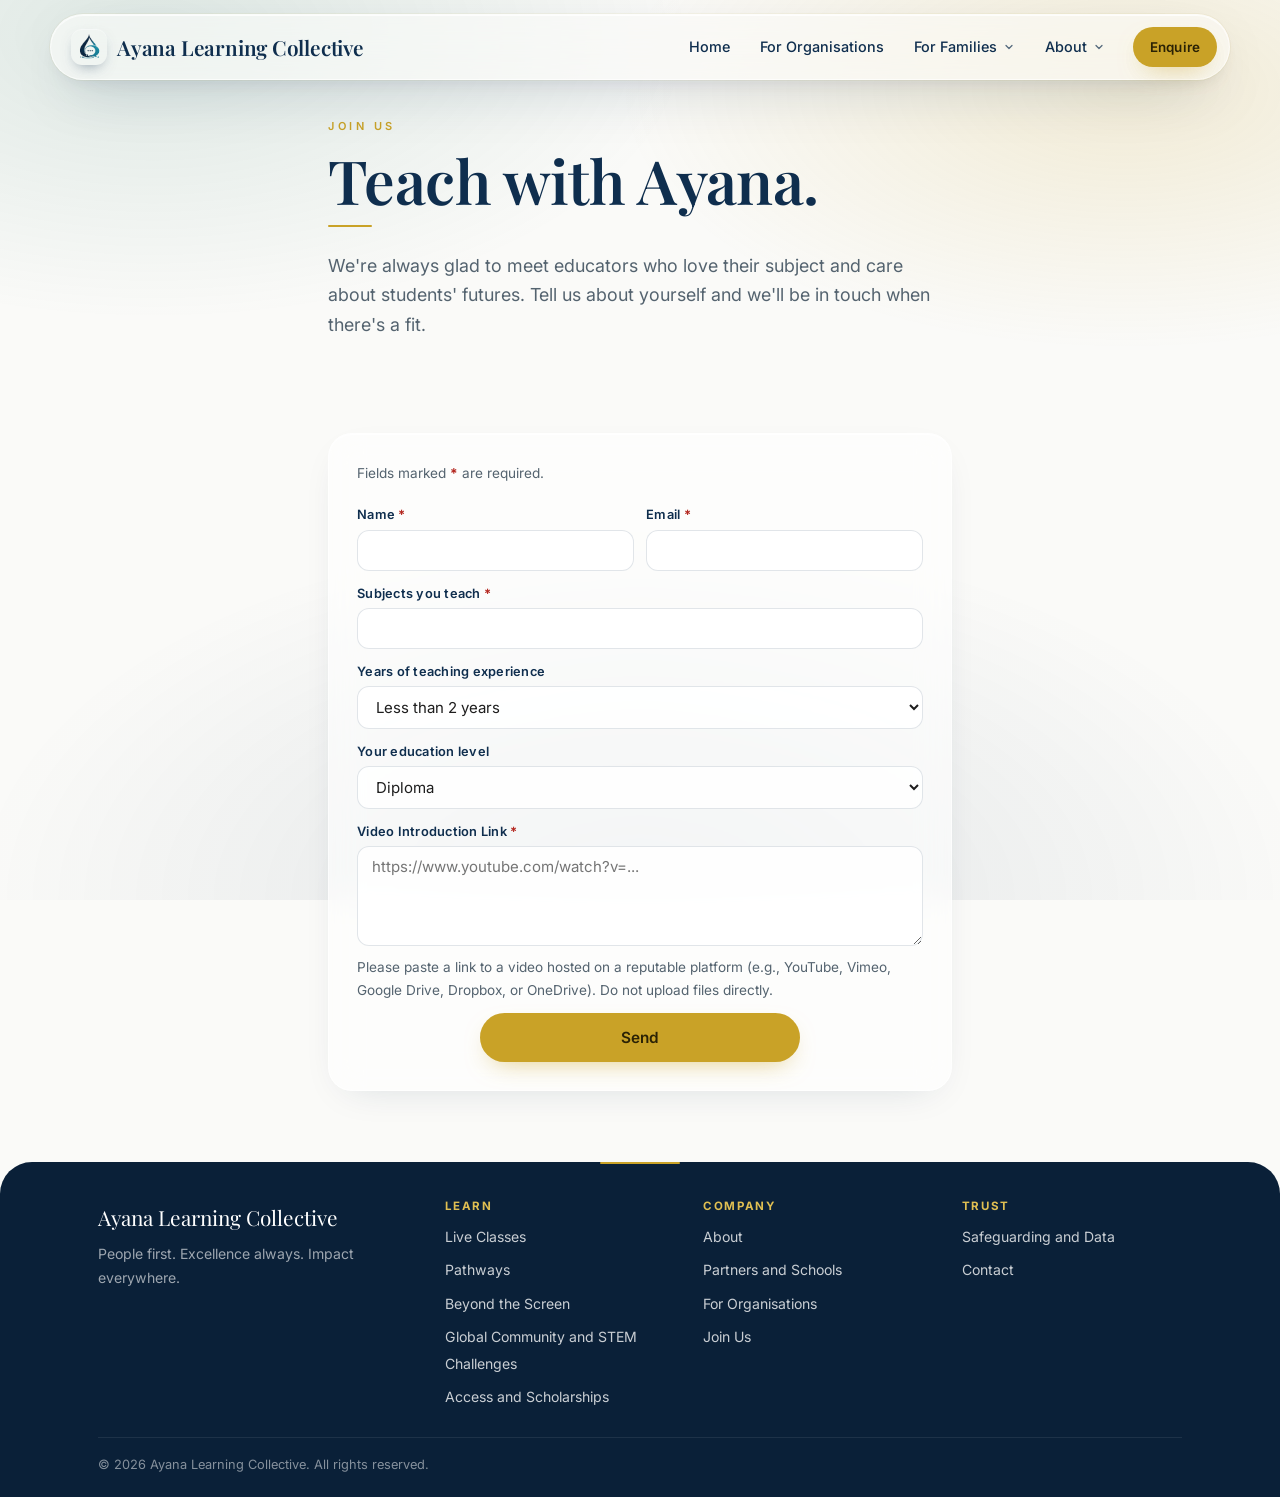
<file: join-us.html>
<!DOCTYPE html>
<html lang="en">
<head>
<meta charset="UTF-8">
<meta name="viewport" content="width=device-width, initial-scale=1">
<title>Join Us | Ayana Learning Collective</title>
<meta name="description" content="Ayana is always glad to meet secondary educators who love their subject and care about students' futures.">
<link rel="preconnect" href="https://fonts.googleapis.com">
<link rel="preconnect" href="https://fonts.gstatic.com" crossorigin>
<link href="https://fonts.googleapis.com/css2?family=Inter:wght@400;500;600;700&family=Playfair+Display:ital,wght@0,500;0,600;1,500&display=swap" rel="stylesheet">
<link rel="stylesheet" href="style.css">

<link rel="apple-touch-icon" sizes="180x180" href="apple-touch-icon.png">
<link rel="icon" type="image/png" sizes="32x32" href="favicon-32x32.png">
<link rel="icon" type="image/png" sizes="16x16" href="favicon-16x16.png">

</head>
<body>

<a class="skip-link" href="#main">Skip to content</a>

<header class="site-header">
  <div class="header-inner">
    <a href="index.html" class="brand">
       <img src="Ayana-logo.png" alt="Ayana Learning Collective Logo" class="brand-mark">
      <span class="brand-text">
        <span class="b1">Ayana Learning Collective</span>
      </span>
    </a>
    <button class="nav-toggle" aria-label="Toggle menu" aria-expanded="false" aria-controls="primary-nav">
      
<span></span><span></span><span></span>
    </button>
    <nav class="main-nav" id="primary-nav" aria-label="Primary">
      <ul class="nav-list">
        <li class="nav-item"><a class="nav-link" href="index.html" aria-current="page">Home</a></li>
        
        <li class="nav-item"><a class="nav-link" href="organisations.html">For Organisations</a></li>
        
        <li class="nav-item has-drop">
          <button class="nav-link" aria-expanded="false" aria-haspopup="true">
            For Families
            <svg width="12" height="12" viewBox="0 0 24 24" fill="none" stroke="currentColor" stroke-width="2.5" stroke-linecap="round" stroke-linejoin="round" aria-hidden="true"><path d="M6 9l6 6 6-6"/></svg>
          </button>
          <div class="nav-drop" role="menu">
            <a href="live-classes.html" role="menuitem">Live Classes</a>
            <a href="pathways.html" role="menuitem">Pathways</a>
            <a href="live-classes.html#beyond-the-screen" role="menuitem">Beyond the Screen</a>
            <a href="index.html#community" role="menuitem">Global Community and STEM Challenges</a>
            <a href="index.html#access" role="menuitem">Access and Scholarships</a>
          </div>
        </li>

        <li class="nav-item has-drop">
          <button class="nav-link" aria-expanded="false" aria-haspopup="true">
            About
            <svg width="12" height="12" viewBox="0 0 24 24" fill="none" stroke="currentColor" stroke-width="2.5" stroke-linecap="round" stroke-linejoin="round" aria-hidden="true"><path d="M6 9l6 6 6-6"/></svg>
          </button>
          <div class="nav-drop" role="menu">
            <a href="about.html#story" role="menuitem">Our Story and Founders</a>
            <a href="about.html#responsible-ai" role="menuitem">Responsible AI</a>
            <a href="about.html#partners" role="menuitem">Partners and Schools</a>
            <a href="safeguarding.html" role="menuitem">Safeguarding and Data</a>
          </div>
        </li>

      </ul>
      <a class="btn btn-gold btn-sm nav-cta" href="enquire.html">Enquire</a>
    </nav>
  </div>
</header>

<main id="main" tabindex="-1">

  <section class="section">
    <div class="container" style="max-width:720px;">
      <div class="section-head reveal">
        <span class="eyebrow">Join Us</span>
        <h1>Teach with Ayana.</h1>
        <p class="lead">We're always glad to meet educators who love their subject and care about students' futures. Tell us about yourself and we'll be in touch when there's a fit.</p>
      </div>
    </div>
  </section>

  <section class="section section--tight">
    <div class="container" style="max-width:720px;">
      <form
        class="form-card reveal"
        id="join-form"
        action="https://formspree.io/f/mqppqjjp"
        method="POST"
        novalidate
      >
        <!-- Used only if JavaScript fails: Formspree redirects here natively -->
        <input type="hidden" name="_next" value="https://ayanalearning.com/thank-you-join.html">
        <input type="hidden" name="_subject" value="New Ayana teaching application">

        <!-- Error summary: announced to screen readers, focused on failure -->
        <div class="form-error-summary" id="join-error-summary" role="alert" tabindex="-1" hidden>
          <p>There is a problem with your application</p>
          <ul id="join-error-list"></ul>
        </div>

        <p class="form-required-note">Fields marked <span class="req" aria-hidden="true">*</span> are required.</p>

        <div class="form-grid">
          <div class="form-field">
            <label for="name">Name <span class="req" aria-hidden="true">*</span></label>
            <input
              id="name"
              name="name"
              type="text"
              autocomplete="name"
              required
              aria-describedby="name-error"
              data-error-required="Enter your name."
            >
            <p class="form-field-error" id="name-error"></p>
          </div>

          <div class="form-field">
            <label for="email">Email <span class="req" aria-hidden="true">*</span></label>
            <input
              id="email"
              name="email"
              type="email"
              autocomplete="email"
              required
              aria-describedby="email-error"
              data-error-required="Enter your email address."
              data-error-type="Enter a valid email address, for example name@example.com."
            >
            <p class="form-field-error" id="email-error"></p>
          </div>

          <div class="form-field form-field--full">
            <label for="subjects">Subjects you teach <span class="req" aria-hidden="true">*</span></label>
            <input
              id="subjects"
              name="subjects"
              type="text"
              required
              aria-describedby="subjects-error"
              data-error-required="Tell us which subjects you teach."
            >
            <p class="form-field-error" id="subjects-error"></p>
          </div>

          <div class="form-field form-field--full">
            <label for="experience">Years of teaching experience</label>
            <select id="experience" name="experience">
              <option>Less than 2 years</option>
              <option>2–5 years</option>
              <option>5–10 years</option>
              <option>10+ years</option>
            </select>
          </div>

          <div class="form-field form-field--full">
            <label for="education">Your education level</label>
            <select id="education" name="education">
              <option>Diploma</option>
              <option>Bachelor's Degree</option>
              <option>Honours</option>
              <option>Masters</option>
              <option>PhD</option>
            </select>
          </div>

          <!-- NEW: Compulsory Video Link Field -->
          <div class="form-field form-field--full">
            <label for="video-link">Video Introduction Link <span class="req" aria-hidden="true">*</span></label>
            <textarea
              id="video-link"
              name="video-link"
              rows="3"
              required
              placeholder="https://www.youtube.com/watch?v=..."
              aria-describedby="video-link-error video-link-help"
              data-error-required="Please provide a link to your video introduction."
            ></textarea>
            <p class="form-help-text" id="video-link-help">
              Please paste a link to a video hosted on a reputable platform (e.g., YouTube, Vimeo, Google Drive, Dropbox, or OneDrive). Do not upload files directly.
            </p>
            <p class="form-field-error" id="video-link-error"></p>
          </div>

          <div class="form-field form-field--full form-submit--center">
            <center>
              <button class="btn btn-gold btn-lg" type="submit">Send</button>
            </center>
            <div class="form-error" id="join-error" role="alert"></div>
          </div>
        </div>
      </form>
    </div>
  </section>

</main>

<footer class="site-footer">
  <div class="container">
    <div class="footer-grid">
      <div>
        <a class="footer-brand" href="index.html">
          <span>Ayana Learning Collective</span>
        </a>
        <p class="footer-tagline">People first. Excellence always. Impact everywhere.</p>
      </div>
      <div class="footer-col">
        <h4>Learn</h4>
        <ul>
          <li><a href="live-classes.html">Live Classes</a></li>
          <li><a href="pathways.html">Pathways</a></li>
          <li><a href="live-classes.html#beyond-the-screen">Beyond the Screen</a></li>
          <li><a href="index.html#community">Global Community and STEM Challenges</a></li>
          <li><a href="index.html#access">Access and Scholarships</a></li>
        </ul>
      </div>
      <div class="footer-col">
        <h4>Company</h4>
        <ul>
          <li><a href="about.html">About</a></li>
          <li><a href="about.html#partners">Partners and Schools</a></li>
          <li><a href="organisations.html">For Organisations</a></li>
          <li><a href="join-us.html">Join Us</a></li>
        </ul>
      </div>
      <div class="footer-col">
        <h4>Trust</h4>
        <ul>
          <li><a href="safeguarding.html">Safeguarding and Data</a></li>
          <li><a href="enquire.html">Contact</a></li>
        </ul>
      </div>
    </div>
    <div class="footer-bottom">
      <span>© <span id="yr">2026</span> Ayana Learning Collective. All rights reserved.</span>
    </div>
  </div>
</footer>

<button class="back-to-top" type="button" aria-label="Back to top">
  <svg width="18" height="18" viewBox="0 0 24 24" fill="none" stroke="currentColor" stroke-width="2" stroke-linecap="round" stroke-linejoin="round" aria-hidden="true"><path d="M12 19V5M5 12l7-7 7 7"/></svg>
</button>

<script>document.getElementById('yr').textContent = new Date().getFullYear();</script>

<script>
(function () {
  'use strict';

  var form = document.getElementById('join-form');
  if (!form) return;

  var summary     = document.getElementById('join-error-summary');
  var summaryList = document.getElementById('join-error-list');
  var formError   = document.getElementById('join-error');
  var submitBtn   = form.querySelector('button[type="submit"]');

  // Added the video-link field to the validation array
  var fields = [
    { el: document.getElementById('name'),       label: 'Name' },
    { el: document.getElementById('email'),      label: 'Email' },
    { el: document.getElementById('subjects'),   label: 'Subjects you teach' },
    { el: document.getElementById('video-link'), label: 'Video Introduction Link' }
  ];

  /* ---------- Helpers ---------- */

  function errorElFor(field) {
    var id = field.getAttribute('aria-describedby');
    // Extracts just the error id if there are multiple IDs in aria-describedby
    if (!id) return null;
    var ids = id.split(' ');
    var errorId = ids.find(function(i) { return i.indexOf('-error') !== -1; });
    return errorId ? document.getElementById(errorId) : null;
  }

  function validateField(field) {
    if (!field.required && field.value.trim() === '') return '';

    if (field.validity.valueMissing) {
      return field.dataset.errorRequired || 'This field is required.';
    }
    if (field.validity.typeMismatch) {
      return field.dataset.errorType || 'Enter a valid value.';
    }
    return '';
  }

  function showFieldError(field, message) {
    var wrap = field.closest('.form-field');
    var err  = errorElFor(field);
    if (wrap) wrap.classList.add('has-error');
    field.setAttribute('aria-invalid', 'true');
    if (err) {
      err.textContent = message;
      err.classList.add('is-visible');
    }
  }

  function clearFieldError(field) {
    var wrap = field.closest('.form-field');
    var err  = errorElFor(field);
    if (wrap) wrap.classList.remove('has-error');
    field.removeAttribute('aria-invalid');
    if (err) {
      err.textContent = '';
      err.classList.remove('is-visible');
    }
  }

  function buildSummary(errors) {
    summaryList.innerHTML = '';
    errors.forEach(function (item) {
      var li = document.createElement('li');
      var link = document.createElement('a');
      link.href = '#' + item.el.id;
      link.textContent = item.label + ': ' + item.message;
      link.addEventListener('click', function (ev) {
        ev.preventDefault();
        item.el.focus();
      });
      li.appendChild(link);
      summaryList.appendChild(li);
    });
  }

  function showFormError(message) {
    formError.textContent = message;
    formError.classList.add('is-visible');
  }

  function clearFormError() {
    formError.textContent = '';
    formError.classList.remove('is-visible');
  }

  /* ---------- Live re-validation ---------- */

  fields.forEach(function (item) {
    if (!item.el) return;
    item.el.addEventListener('input', function () {
      if (item.el.getAttribute('aria-invalid') === 'true' && !validateField(item.el)) {
        clearFieldError(item.el);
      }
    });
  });

  /* ---------- Submit ---------- */

  form.addEventListener('submit', function (event) {
    event.preventDefault();
    clearFormError();

    var errors = [];

    // Standard field validation (now includes video link)
    fields.forEach(function (item) {
      if (!item.el) return;
      clearFieldError(item.el);
      var message = validateField(item.el);
      if (message) {
        showFieldError(item.el, message);
        errors.push({ el: item.el, label: item.label, message: message });
      }
    });

    if (errors.length) {
      buildSummary(errors);
      summary.hidden = false;
      summary.focus();
      return;
    }

    summary.hidden = true;

    submitBtn.disabled = true;
    var originalLabel = submitBtn.textContent;
    submitBtn.textContent = 'Sending…';

    fetch(form.action, {
      method: 'POST',
      body: new FormData(form),
      headers: { 'Accept': 'application/json' }
    })
    .then(function (response) {
      if (response.ok) {
        window.location.href = 'thank-you-join.html';
        return null;
      }
      return response.json().catch(function () { return {}; }).then(function (data) {
        var message = 'Sorry, your application could not be sent. Please try again.';
        if (data && data.errors && data.errors.length) {
          message = data.errors.map(function (e) { return e.message; }).join(' ');
        }
        throw new Error(message);
      });
    })
    .catch(function (error) {
      showFormError(error.message || 'Sorry, your application could not be sent. Please check your connection and try again.');
      submitBtn.disabled = false;
      submitBtn.textContent = originalLabel;
    });
  });
})();
</script>

<script src="main.js"></script>
</body>
</html>
</file>
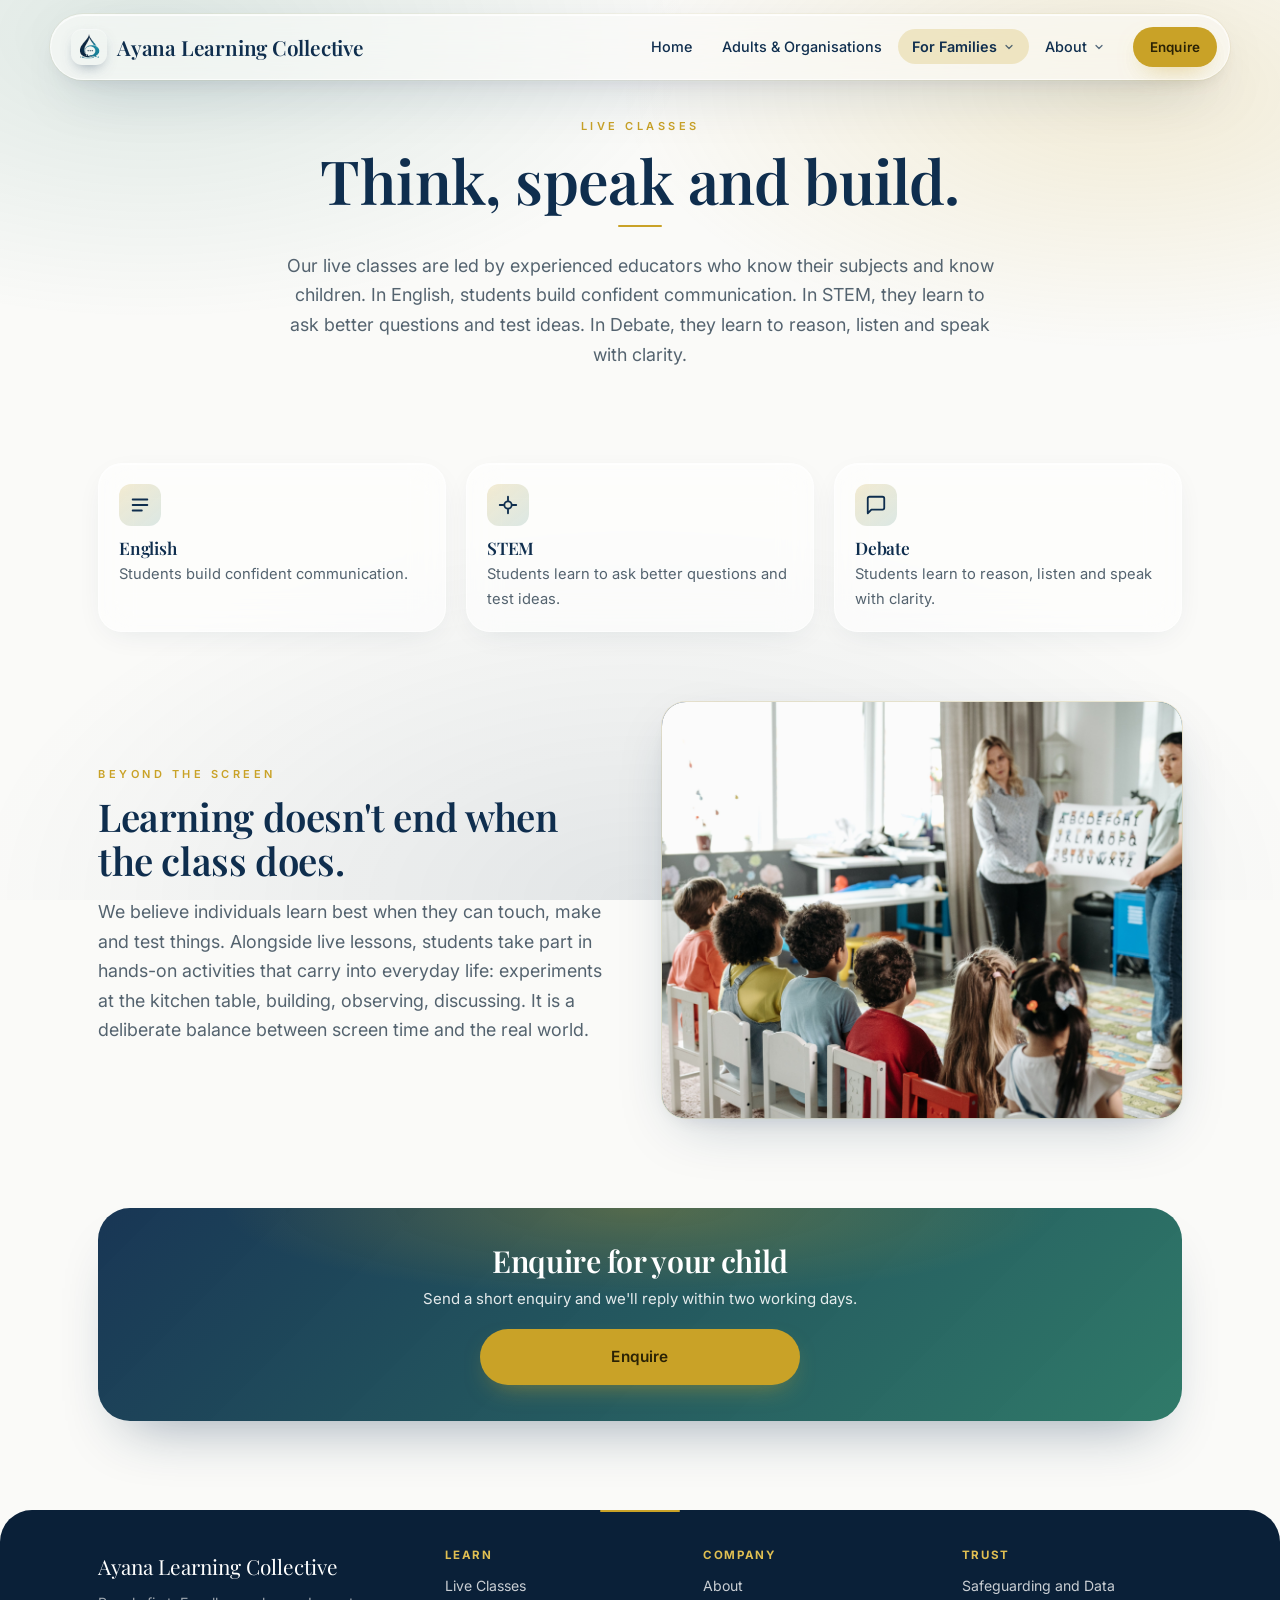
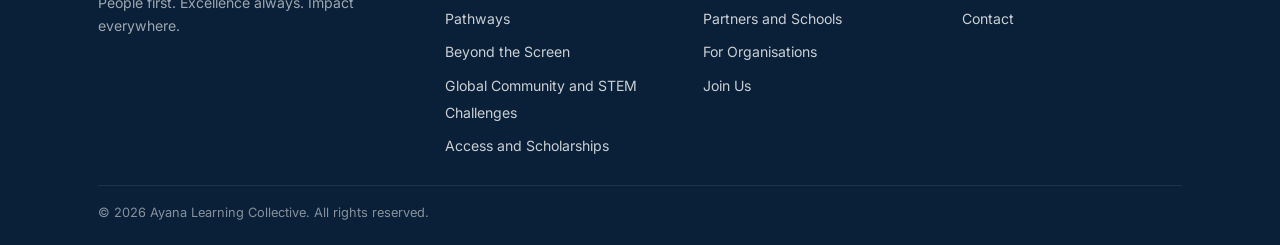
<file: live-classes.html>
<!DOCTYPE html>
<html lang="en">
<head>
<meta charset="UTF-8">
<meta name="viewport" content="width=device-width, initial-scale=1">
<title>Live Classes | Ayana Learning Collective</title>
<meta name="description" content="Live, teacher-led English, STEM and Debate classes. Every learner is known by name, with regular progress updates for parents.">
<link rel="preconnect" href="https://fonts.googleapis.com">
<link rel="preconnect" href="https://fonts.gstatic.com" crossorigin>
<link href="https://fonts.googleapis.com/css2?family=Inter:wght@400;500;600;700&family=Playfair+Display:ital,wght@0,500;0,600;1,500&display=swap" rel="stylesheet">
<link rel="stylesheet" href="style.css">

<link rel="apple-touch-icon" sizes="180x180" href="apple-touch-icon.png">
<link rel="icon" type="image/png" sizes="32x32" href="favicon-32x32.png">
<link rel="icon" type="image/png" sizes="16x16" href="favicon-16x16.png">
</head>
<body>

<a class="skip-link" href="#main">Skip to content</a>

<header class="site-header">
  <div class="header-inner">
    <a href="index.html" class="brand">
       <img src="Ayana-logo.png" alt="Ayana Learning Collective Logo" class="brand-mark">
      <span class="brand-text">
        <span class="b1">Ayana Learning Collective</span>
      </span>
    </a>
    <button class="nav-toggle" aria-label="Toggle menu" aria-expanded="false" aria-controls="primary-nav">
      <span></span><span></span><span></span>
    </button>
    <nav class="main-nav" id="primary-nav" aria-label="Primary">
      <ul class="nav-list">
        <li class="nav-item"><a class="nav-link" href="index.html" aria-current="page">Home</a></li>
        
        <li class="nav-item"><a class="nav-link" href="organisations.html">Adults &amp; Organisations</a></li>
        
        <li class="nav-item has-drop">
          <button class="nav-link is-active" aria-expanded="false" aria-haspopup="true">
            For Families
            <svg width="12" height="12" viewBox="0 0 24 24" fill="none" stroke="currentColor" stroke-width="2.5" stroke-linecap="round" stroke-linejoin="round" aria-hidden="true"><path d="M6 9l6 6 6-6"/></svg>
          </button>
          <div class="nav-drop" role="menu">
            <a href="live-classes.html" role="menuitem">Live Classes</a>
            <a href="pathways.html" role="menuitem">Pathways</a>
            <a href="live-classes.html#beyond-the-screen" role="menuitem">Beyond the Screen</a>
            <a href="index.html#community" role="menuitem">Global Community and STEM Challenges</a>
            <a href="index.html#access" role="menuitem">Access and Scholarships</a>
          </div>
        </li>

        <li class="nav-item has-drop">
          <button class="nav-link" aria-expanded="false" aria-haspopup="true">
            About
            <svg width="12" height="12" viewBox="0 0 24 24" fill="none" stroke="currentColor" stroke-width="2.5" stroke-linecap="round" stroke-linejoin="round" aria-hidden="true"><path d="M6 9l6 6 6-6"/></svg>
          </button>
          <div class="nav-drop" role="menu">
            <a href="about.html#story" role="menuitem">Our Story and Founders</a>
            <a href="about.html#responsible-ai" role="menuitem">Responsible AI</a>
            <a href="about.html#partners" role="menuitem">Partners and Schools</a>
            <a href="safeguarding.html" role="menuitem">Safeguarding and Data</a>
          </div>
        </li>

      </ul>
      <a class="btn btn-gold btn-sm nav-cta" href="enquire.html">Enquire</a>
    </nav>
  </div>
</header>

<main id="main" tabindex="-1">

  <section class="section">
    <div class="container">
      <div class="section-head section-head--center reveal">
        <span class="eyebrow">Live Classes</span>
        <h1>Think, speak and build.</h1>
        <p class="lead">Our live classes are led by experienced educators who know their subjects and know children. In English, students build confident communication. In STEM, they learn to ask better questions and test ideas. In Debate, they learn to reason, listen and speak with clarity.</p>
        <!-- <p>Every learner is known by name, and parents receive regular progress updates, so you always see where your child is heading.</p> -->
      </div>
    </div>
  </section>

  <section class="section section--tight">
    <div class="container">
      <div class="grid-3 reveal-group">
        <article class="benefit-tile reveal">
          <div class="icon-circle" aria-hidden="true">
            <svg width="22" height="22" viewBox="0 0 24 24" fill="none" stroke="currentColor" stroke-width="2" stroke-linecap="round" stroke-linejoin="round"><path d="M4 6h16M4 12h16M4 18h10"/></svg>
          </div>
          <h3>English</h3>
          <p>Students build confident communication.</p>
        </article>
        <article class="benefit-tile reveal">
          <div class="icon-circle" aria-hidden="true">
            <svg width="22" height="22" viewBox="0 0 24 24" fill="none" stroke="currentColor" stroke-width="2" stroke-linecap="round" stroke-linejoin="round"><path d="M12 3v4M12 17v4M3 12h4M17 12h4"/><circle cx="12" cy="12" r="4"/></svg>
          </div>
          <h3>STEM</h3>
          <p>Students learn to ask better questions and test ideas.</p>
        </article>
        <article class="benefit-tile reveal">
          <div class="icon-circle" aria-hidden="true">
            <svg width="22" height="22" viewBox="0 0 24 24" fill="none" stroke="currentColor" stroke-width="2" stroke-linecap="round" stroke-linejoin="round"><path d="M21 15a2 2 0 01-2 2H7l-4 4V5a2 2 0 012-2h14a2 2 0 012 2z"/></svg>
          </div>
          <h3>Debate</h3>
          <p>Students learn to reason, listen and speak with clarity.</p>
        </article>
      </div>
    </div>
  </section>

  <section class="section" id="beyond-the-screen">
    <div class="container split">
      <div class="reveal">
        <span class="eyebrow">Beyond the screen</span>
        <h2>Learning doesn't end when the class does.</h2>
        <p class="lead">We believe individuals learn best when they can touch, make and test things. Alongside live lessons, students take part in hands-on activities that carry into everyday life: experiments at the kitchen table, building, observing, discussing. It is a deliberate balance between screen time and the real world.</p>
      </div>
      <div class="split-media reveal">
        <img src="in-class.jpg" alt="Student working on a hands-on project at home" loading="lazy">
      </div>
    </div>
  </section>

  <section class="section">
    <div class="container">
      <div class="enquiry-cta reveal">
        <h2>Enquire for your child</h2>
        <p>Send a short enquiry and we'll reply within two working days.</p>
        <div class="btn-row">
          <a class="btn btn-gold btn-lg" href="enquire.html">Enquire</a>
        </div>
      </div>
    </div>
  </section>

</main>

<footer class="site-footer">
  <div class="container">
    <div class="footer-grid">
      <div>
        <a class="footer-brand" href="index.html">
          <!-- <span class="brand-mark" aria-hidden="true">A</span> -->
          <span>Ayana Learning Collective</span>
        </a>
        <p class="footer-tagline">People first. Excellence always. Impact everywhere.</p>
      </div>
      <div class="footer-col">
        <h4>Learn</h4>
        <ul>
          <li><a href="live-classes.html">Live Classes</a></li>
          <li><a href="pathways.html">Pathways</a></li>
          <li><a href="live-classes.html#beyond-the-screen">Beyond the Screen</a></li>
          <li><a href="index.html#community">Global Community and STEM Challenges</a></li>
          <li><a href="index.html#access">Access and Scholarships</a></li>
        </ul>
      </div>
      <div class="footer-col">
        <h4>Company</h4>
        <ul>
          <li><a href="about.html">About</a></li>
          <li><a href="about.html#partners">Partners and Schools</a></li>
          <li><a href="organisations.html">For Organisations</a></li>
          <li><a href="join-us.html">Join Us</a></li>
        </ul>
      </div>
      <div class="footer-col">
        <h4>Trust</h4>
        <ul>
          <li><a href="safeguarding.html">Safeguarding and Data</a></li>
          <!-- <li><a href="safeguarding.html#policy">Safeguarding policy</a></li> -->
          <!-- <li><a href="privacy.html">Privacy</a></li> -->
          <!-- <li><a href="terms.html">Terms</a></li> -->
          <li><a href="enquire.html">Contact</a></li>
        </ul>
      </div>
    </div>
    <div class="footer-bottom">
      <span>© <span id="yr">2026</span> Ayana Learning Collective. All rights reserved.</span>
      <!-- <span>Developed with <a href="https://palisson-tech.co.za" target="_blank" rel="noopener noreferrer" style="color: #fff; text-decoration: underline;">Palisson Tech &amp; Media</a></span> -->
    </div>
  </div>
</footer>

<button class="back-to-top" type="button" aria-label="Back to top">
  <svg width="18" height="18" viewBox="0 0 24 24" fill="none" stroke="currentColor" stroke-width="2" stroke-linecap="round" stroke-linejoin="round" aria-hidden="true"><path d="M12 19V5M5 12l7-7 7 7"/></svg>
</button>

<script>document.getElementById('yr').textContent = new Date().getFullYear();</script>
<script src="main.js"></script>
</body>
</html>
</file>
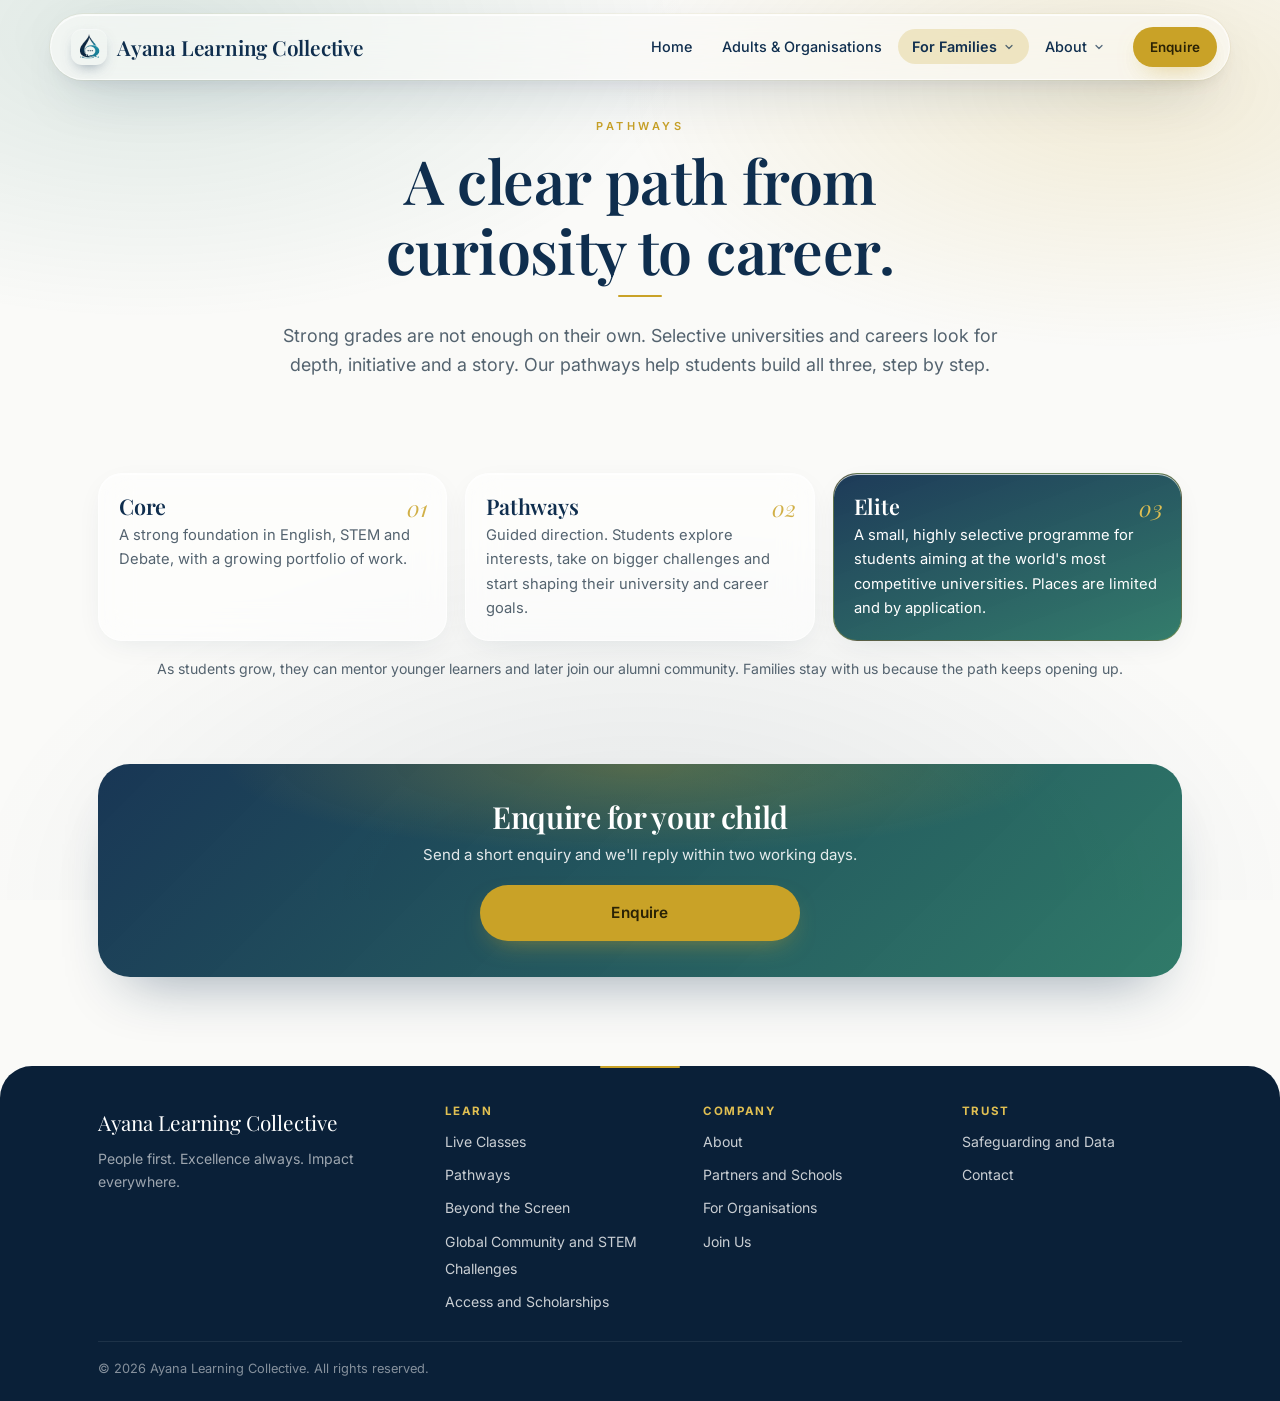
<file: pathways.html>
<!DOCTYPE html>
<html lang="en">
<head>
<meta charset="UTF-8">
<meta name="viewport" content="width=device-width, initial-scale=1">
<title>Pathways | Ayana Learning Collective</title>
<meta name="description" content="Core, Pathways and Elite: guided programmes that prepare students for selective universities and meaningful careers.">
<link rel="preconnect" href="https://fonts.googleapis.com">
<link rel="preconnect" href="https://fonts.gstatic.com" crossorigin>
<link href="https://fonts.googleapis.com/css2?family=Inter:wght@400;500;600;700&family=Playfair+Display:ital,wght@0,500;0,600;1,500&display=swap" rel="stylesheet">
<link rel="stylesheet" href="style.css">

<link rel="apple-touch-icon" sizes="180x180" href="apple-touch-icon.png">
<link rel="icon" type="image/png" sizes="32x32" href="favicon-32x32.png">
<link rel="icon" type="image/png" sizes="16x16" href="favicon-16x16.png">

</head>
<body>

<a class="skip-link" href="#main">Skip to content</a>

<header class="site-header">
  <div class="header-inner">
    <a href="index.html" class="brand">
       <img src="Ayana-logo.png" alt="Ayana Learning Collective Logo" class="brand-mark">
      <span class="brand-text">
        <span class="b1">Ayana Learning Collective</span>
      </span>
    </a>
    <button class="nav-toggle" aria-label="Toggle menu" aria-expanded="false" aria-controls="primary-nav">
      <span></span><span></span><span></span>
    </button>
    <nav class="main-nav" id="primary-nav" aria-label="Primary">
      <ul class="nav-list">
        <li class="nav-item"><a class="nav-link" href="index.html" aria-current="page">Home</a></li>
        
        <li class="nav-item"><a class="nav-link" href="organisations.html">Adults &amp; Organisations</a></li>
        
        <li class="nav-item has-drop">
          <button class="nav-link is-active" aria-expanded="false" aria-haspopup="true">
            For Families
            <svg width="12" height="12" viewBox="0 0 24 24" fill="none" stroke="currentColor" stroke-width="2.5" stroke-linecap="round" stroke-linejoin="round" aria-hidden="true"><path d="M6 9l6 6 6-6"/></svg>
          </button>
          <div class="nav-drop" role="menu">
            <a href="live-classes.html" role="menuitem">Live Classes</a>
            <a href="pathways.html" role="menuitem">Pathways</a>
            <a href="live-classes.html#beyond-the-screen" role="menuitem">Beyond the Screen</a>
            <a href="index.html#community" role="menuitem">Global Community and STEM Challenges</a>
            <a href="index.html#access" role="menuitem">Access and Scholarships</a>
          </div>
        </li>

        <li class="nav-item has-drop">
          <button class="nav-link" aria-expanded="false" aria-haspopup="true">
            About
            <svg width="12" height="12" viewBox="0 0 24 24" fill="none" stroke="currentColor" stroke-width="2.5" stroke-linecap="round" stroke-linejoin="round" aria-hidden="true"><path d="M6 9l6 6 6-6"/></svg>
          </button>
          <div class="nav-drop" role="menu">
            <a href="about.html#story" role="menuitem">Our Story and Founders</a>
            <a href="about.html#responsible-ai" role="menuitem">Responsible AI</a>
            <a href="about.html#partners" role="menuitem">Partners and Schools</a>
            <a href="safeguarding.html" role="menuitem">Safeguarding and Data</a>
          </div>
        </li>

      </ul>
      <a class="btn btn-gold btn-sm nav-cta" href="enquire.html">Enquire</a>
    </nav>
  </div>
</header>

<main id="main" tabindex="-1">

  <section class="section">
    <div class="container">
      <div class="section-head section-head--center reveal">
        <span class="eyebrow">Pathways</span>
        <h1>A clear path from curiosity to career.</h1>
        <p class="lead">Strong grades are not enough on their own. Selective universities and careers look for depth, initiative and a story. Our pathways help students build all three, step by step.</p>
      </div>
    </div>
  </section>

  <section class="section section--tight">
    <div class="container">
      <div class="ladder reveal-group">
        <article class="ladder-step reveal" data-step="01">
          <h3>Core</h3>
          <p>A strong foundation in English, STEM and Debate, with a growing portfolio of work.</p>
        </article>
        <article class="ladder-step reveal" data-step="02">
          <h3>Pathways</h3>
          <p>Guided direction. Students explore interests, take on bigger challenges and start shaping their university and career goals.</p>
        </article>
        <article class="ladder-step ladder-step--featured reveal" data-step="03">
          <h3>Elite</h3>
          <p>A small, highly selective programme for students aiming at the world's most competitive universities. Places are limited and by application.</p>
        </article>
      </div>
      <p class="text-center reveal" style="margin-top:16px;font-size:.88rem;color:var(--muted);">
        As students grow, they can mentor younger learners and later join our alumni community. Families stay with us because the path keeps opening up.
      </p>
    </div>
  </section>

  <section class="section">
    <div class="container">
      <div class="enquiry-cta reveal">
        <h2>Enquire for your child</h2>
        <p>Send a short enquiry and we'll reply within two working days.</p>
        <div class="btn-row">
          <a class="btn btn-gold btn-lg" href="enquire.html">Enquire</a>
        </div>
      </div>
    </div>
  </section>

</main>

<footer class="site-footer">
  <div class="container">
    <div class="footer-grid">
      <div>
        <a class="footer-brand" href="index.html">
          <!-- <span class="brand-mark" aria-hidden="true">A</span> -->
          <span>Ayana Learning Collective</span>
        </a>
        <p class="footer-tagline">People first. Excellence always. Impact everywhere.</p>
      </div>
      <div class="footer-col">
        <h4>Learn</h4>
        <ul>
          <li><a href="live-classes.html">Live Classes</a></li>
          <li><a href="pathways.html">Pathways</a></li>
          <li><a href="live-classes.html#beyond-the-screen">Beyond the Screen</a></li>
          <li><a href="index.html#community">Global Community and STEM Challenges</a></li>
          <li><a href="index.html#access">Access and Scholarships</a></li>
        </ul>
      </div>
      <div class="footer-col">
        <h4>Company</h4>
        <ul>
          <li><a href="about.html">About</a></li>
          <li><a href="about.html#partners">Partners and Schools</a></li>
          <li><a href="organisations.html">For Organisations</a></li>
          <li><a href="join-us.html">Join Us</a></li>
        </ul>
      </div>
      <div class="footer-col">
        <h4>Trust</h4>
        <ul>
          <li><a href="safeguarding.html">Safeguarding and Data</a></li>
          <!-- <li><a href="safeguarding.html#policy">Safeguarding policy</a></li> -->
          <!-- <li><a href="privacy.html">Privacy</a></li> -->
          <!-- <li><a href="terms.html">Terms</a></li> -->
          <li><a href="enquire.html">Contact</a></li>
        </ul>
      </div>
    </div>
    <div class="footer-bottom">
      <span>© <span id="yr">2026</span> Ayana Learning Collective. All rights reserved.</span>
      <!-- <span>Developed with <a href="https://palisson-tech.co.za" target="_blank" rel="noopener noreferrer" style="color: #fff; text-decoration: underline;">Palisson Tech &amp; Media</a></span> -->
    </div>
  </div>
</footer>

<button class="back-to-top" type="button" aria-label="Back to top">
  <svg width="18" height="18" viewBox="0 0 24 24" fill="none" stroke="currentColor" stroke-width="2" stroke-linecap="round" stroke-linejoin="round" aria-hidden="true"><path d="M12 19V5M5 12l7-7 7 7"/></svg>
</button>

<script>document.getElementById('yr').textContent = new Date().getFullYear();</script>
<script src="main.js"></script>
</body>
</html>
</file>
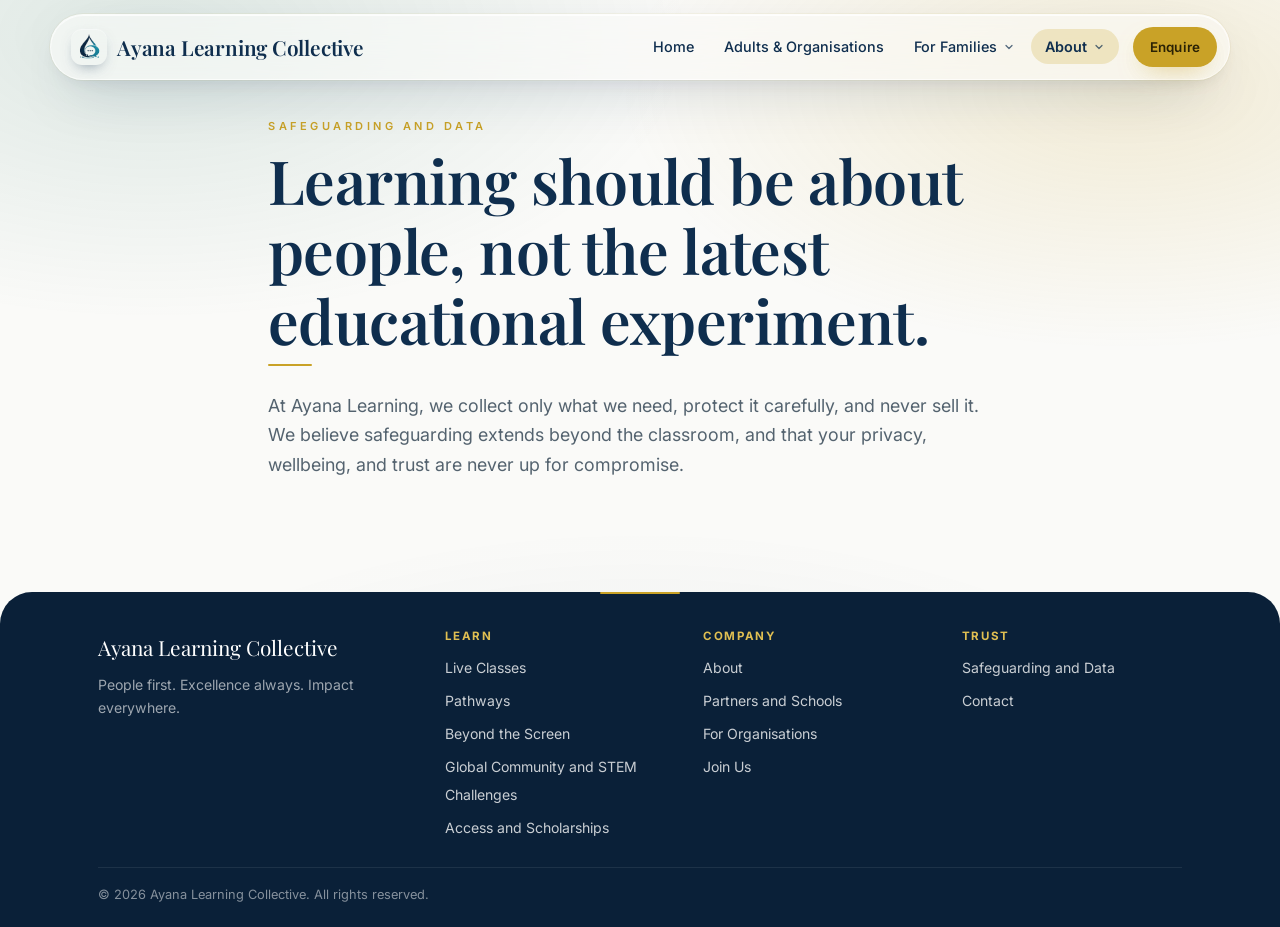
<file: safeguarding.html>
<!DOCTYPE html>
<html lang="en">
<head>
<meta charset="UTF-8">
<meta name="viewport" content="width=device-width, initial-scale=1">
<title>Safeguarding and Data | Ayana Learning Collective</title>
<meta name="description" content="How Ayana protects children, secures data and handles safeguarding concerns.">
<link rel="preconnect" href="https://fonts.googleapis.com">
<link rel="preconnect" href="https://fonts.gstatic.com" crossorigin>
<link href="https://fonts.googleapis.com/css2?family=Inter:wght@400;500;600;700&family=Playfair+Display:ital,wght@0,500;0,600;1,500&display=swap" rel="stylesheet">
<link rel="stylesheet" href="style.css">

<link rel="apple-touch-icon" sizes="180x180" href="apple-touch-icon.png">
<link rel="icon" type="image/png" sizes="32x32" href="favicon-32x32.png">
<link rel="icon" type="image/png" sizes="16x16" href="favicon-16x16.png">

</head>
<body>

<a class="skip-link" href="#main">Skip to content</a>

<header class="site-header">
  <div class="header-inner">
    <a href="index.html" class="brand">
       <img src="Ayana-logo.png" alt="Ayana Learning Collective Logo" class="brand-mark">
      <span class="brand-text">
        <span class="b1">Ayana Learning Collective</span>
      </span>
    </a>
    <button class="nav-toggle" aria-label="Toggle menu" aria-expanded="false" aria-controls="primary-nav">
      <span></span><span></span><span></span>
    </button>
    <nav class="main-nav" id="primary-nav" aria-label="Primary">
      <ul class="nav-list">
        <li class="nav-item"><a class="nav-link" href="index.html" aria-current="page">Home</a></li>
        
        <li class="nav-item"><a class="nav-link" href="organisations.html">Adults &amp; Organisations</a></li>
        
        <li class="nav-item has-drop">
          <button class="nav-link" aria-expanded="false" aria-haspopup="true">
            For Families
            <svg width="12" height="12" viewBox="0 0 24 24" fill="none" stroke="currentColor" stroke-width="2.5" stroke-linecap="round" stroke-linejoin="round" aria-hidden="true"><path d="M6 9l6 6 6-6"/></svg>
          </button>
          <div class="nav-drop" role="menu">
            <a href="live-classes.html" role="menuitem">Live Classes</a>
            <a href="pathways.html" role="menuitem">Pathways</a>
            <a href="live-classes.html#beyond-the-screen" role="menuitem">Beyond the Screen</a>
            <a href="index.html#community" role="menuitem">Global Community and STEM Challenges</a>
            <a href="index.html#access" role="menuitem">Access and Scholarships</a>
          </div>
        </li>

        <li class="nav-item has-drop">
          <button class="nav-link is-active" aria-expanded="false" aria-haspopup="true">
            About
            <svg width="12" height="12" viewBox="0 0 24 24" fill="none" stroke="currentColor" stroke-width="2.5" stroke-linecap="round" stroke-linejoin="round" aria-hidden="true"><path d="M6 9l6 6 6-6"/></svg>
          </button>
          <div class="nav-drop" role="menu">
            <a href="about.html#story" role="menuitem">Our Story and Founders</a>
            <a href="about.html#responsible-ai" role="menuitem">Responsible AI</a>
            <a href="about.html#partners" role="menuitem">Partners and Schools</a>
            <a href="safeguarding.html" role="menuitem">Safeguarding and Data</a>
          </div>
        </li>

      </ul>
      <a class="btn btn-gold btn-sm nav-cta" href="enquire.html">Enquire</a>
    </nav>
  </div>
</header>

<main id="main" tabindex="-1">

  <section class="section">
    <div class="container" style="max-width:840px;">
      <div class="section-head reveal">
        <span class="eyebrow">Safeguarding and Data</span>
        <h1>Learning should be about people, not the latest educational experiment.</h1>
        <p class="lead">At Ayana Learning, we collect only what we need, protect it carefully, and never sell it. We believe safeguarding extends beyond the classroom, and that your privacy, wellbeing, and trust are never up for compromise.</p>
      </div>
    </div>
  </section>

  <!-- <section class="section">
    <div class="container">
      <div class="enquiry-cta reveal">
        <h2>Teach with Ayana</h2>
        <p>We’re always glad to meet secondary educators who love their subject and care about students’ futures. Tell us about yourself and we’ll be in touch when there’s a fit.</p>
        <div class="btn-row">
          <a class="btn btn-gold btn-lg" href="join-us.html">Join Us</a>
        </div>
      </div>
    </div>
  </section> -->

</main>

<footer class="site-footer">
  <div class="container">
    <div class="footer-grid">
      <div>
        <a class="footer-brand" href="index.html">
          <!-- <span class="brand-mark" aria-hidden="true">A</span> -->
          <span>Ayana Learning Collective</span>
        </a>
        <p class="footer-tagline">People first. Excellence always. Impact everywhere.</p>
      </div>
      <div class="footer-col">
        <h4>Learn</h4>
        <ul>
          <li><a href="live-classes.html">Live Classes</a></li>
          <li><a href="pathways.html">Pathways</a></li>
          <li><a href="live-classes.html#beyond-the-screen">Beyond the Screen</a></li>
          <li><a href="index.html#community">Global Community and STEM Challenges</a></li>
          <li><a href="index.html#access">Access and Scholarships</a></li>
        </ul>
      </div>
      <div class="footer-col">
        <h4>Company</h4>
        <ul>
          <li><a href="about.html">About</a></li>
          <li><a href="about.html#partners">Partners and Schools</a></li>
          <li><a href="organisations.html">For Organisations</a></li>
          <li><a href="join-us.html">Join Us</a></li>
        </ul>
      </div>
      <div class="footer-col">
        <h4>Trust</h4>
        <ul>
          <li><a href="safeguarding.html">Safeguarding and Data</a></li>
          <!-- <li><a href="safeguarding.html#policy">Safeguarding policy</a></li> -->
          <!-- <li><a href="privacy.html">Privacy</a></li> -->
          <!-- <li><a href="terms.html">Terms</a></li> -->
          <li><a href="enquire.html">Contact</a></li>
        </ul>
      </div>
    </div>
    <div class="footer-bottom">
      <span>© <span id="yr">2026</span> Ayana Learning Collective. All rights reserved.</span>
      <!-- <span>Developed with <a href="https://palisson-tech.co.za" target="_blank" rel="noopener noreferrer" style="color: #fff; text-decoration: underline;">Palisson Tech &amp; Media</a></span> -->
    </div>
  </div>
</footer>

<button class="back-to-top" type="button" aria-label="Back to top">
  <svg width="18" height="18" viewBox="0 0 24 24" fill="none" stroke="currentColor" stroke-width="2" stroke-linecap="round" stroke-linejoin="round" aria-hidden="true"><path d="M12 19V5M5 12l7-7 7 7"/></svg>
</button>

<script>document.getElementById('yr').textContent = new Date().getFullYear();</script>
<script src="main.js"></script>
</body>
</html>
</file>
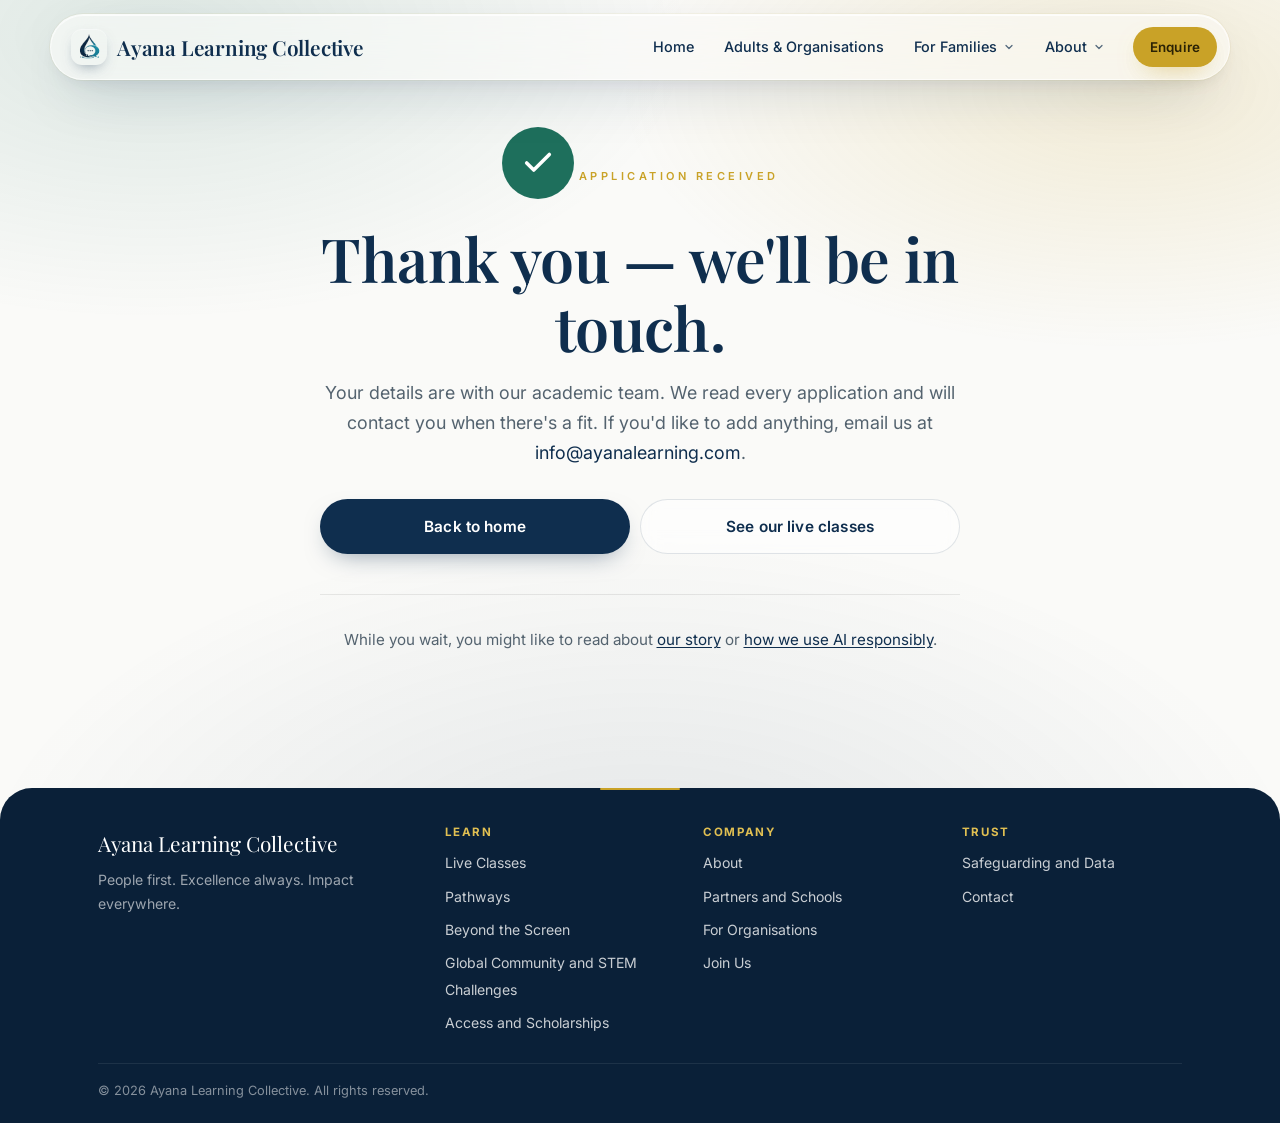
<file: thank-you-join.html>
<!DOCTYPE html>
<html lang="en">
<head>
<meta charset="UTF-8">
<meta name="viewport" content="width=device-width, initial-scale=1">
<title>Thank you for applying | Ayana Learning Collective</title>
<meta name="description" content="Thank you for your interest in teaching with Ayana Learning Collective.">
<meta name="robots" content="noindex, follow">
<link rel="preconnect" href="https://fonts.googleapis.com">
<link rel="preconnect" href="https://fonts.gstatic.com" crossorigin>
<link href="https://fonts.googleapis.com/css2?family=Inter:wght@400;500;600;700&family=Playfair+Display:ital,wght@0,500;0,600;1,500&display=swap" rel="stylesheet">
<link rel="stylesheet" href="style.css">

<link rel="apple-touch-icon" sizes="180x180" href="apple-touch-icon.png">
<link rel="icon" type="image/png" sizes="32x32" href="favicon-32x32.png">
<link rel="icon" type="image/png" sizes="16x16" href="favicon-16x16.png">

<meta name="robots" content="noindex, follow">
</head>
<body>

<a class="skip-link" href="#main">Skip to content</a>

<header class="site-header">
  <div class="header-inner">
    <a href="index.html" class="brand">
       <img src="Ayana-logo.png" alt="Ayana Learning Collective Logo" class="brand-mark">
      <span class="brand-text">
        <span class="b1">Ayana Learning Collective</span>
      </span>
    </a>
    <button class="nav-toggle" aria-label="Toggle menu" aria-expanded="false" aria-controls="primary-nav">
      
<span></span><span></span><span></span>
    </button>
    <nav class="main-nav" id="primary-nav" aria-label="Primary">
      <ul class="nav-list">
        <li class="nav-item"><a class="nav-link" href="index.html">Home</a></li>
        
        <li class="nav-item"><a class="nav-link" href="organisations.html">Adults &amp; Organisations</a></li>
        
        <li class="nav-item has-drop">
          <button class="nav-link" aria-expanded="false" aria-haspopup="true">
            For Families
            <svg width="12" height="12" viewBox="0 0 24 24" fill="none" stroke="currentColor" stroke-width="2.5" stroke-linecap="round" stroke-linejoin="round" aria-hidden="true"><path d="M6 9l6 6 6-6"/></svg>
          </button>
          <div class="nav-drop" role="menu">
            <a href="live-classes.html" role="menuitem">Live Classes</a>
            <a href="pathways.html" role="menuitem">Pathways</a>
            <a href="live-classes.html#beyond-the-screen" role="menuitem">Beyond the Screen</a>
            <a href="index.html#community" role="menuitem">Global Community and STEM Challenges</a>
            <a href="index.html#access" role="menuitem">Access and Scholarships</a>
          </div>
        </li>

        <li class="nav-item has-drop">
          <button class="nav-link" aria-expanded="false" aria-haspopup="true">
            About
            <svg width="12" height="12" viewBox="0 0 24 24" fill="none" stroke="currentColor" stroke-width="2.5" stroke-linecap="round" stroke-linejoin="round" aria-hidden="true"><path d="M6 9l6 6 6-6"/></svg>
          </button>
          <div class="nav-drop" role="menu">
            <a href="about.html#story" role="menuitem">Our Story and Founders</a>
            <a href="about.html#responsible-ai" role="menuitem">Responsible AI</a>
            <a href="about.html#partners" role="menuitem">Partners and Schools</a>
            <a href="safeguarding.html" role="menuitem">Safeguarding and Data</a>
          </div>
        </li>

      </ul>
      <a class="btn btn-gold btn-sm nav-cta" href="enquire.html">Enquire</a>
    </nav>
  </div>
</header>

<main id="main" tabindex="-1">

  <section class="section">
    <div class="container">
      <div class="success-wrap reveal">

        <span class="success-icon" aria-hidden="true">
          <svg viewBox="0 0 24 24" fill="none" stroke="currentColor" stroke-width="2.5" stroke-linecap="round" stroke-linejoin="round">
            <path d="M20 6L9 17l-5-5"/>
          </svg>
        </span>

        <span class="eyebrow">Application received</span>
        <h1>Thank you — we'll be in touch.</h1>
        <p class="lead">Your details are with our academic team. We read every application and will contact you when there's a fit. If you'd like to add anything, email us at <a href="mailto:info@ayanalearning.com">info@ayanalearning.com</a>.</p>

        <div class="btn-row">
          <a class="btn btn-primary btn-lg" href="index.html">Back to home</a>
          <a class="btn btn-secondary btn-lg" href="live-classes.html">See our live classes</a>
        </div>

        <p class="success-next">
          While you wait, you might like to read about <a href="about.html#story">our story</a> or
          <a href="about.html#responsible-ai">how we use AI responsibly</a>.
        </p>

      </div>
    </div>
  </section>

</main>

<footer class="site-footer">
  <div class="container">
    <div class="footer-grid">
      <div>
        <a class="footer-brand" href="index.html">
          <!-- <span class="brand-mark" aria-hidden="true">A</span> -->
          <span>Ayana Learning Collective</span>
        </a>
        <p class="footer-tagline">People first. Excellence always. Impact everywhere.</p>
      </div>
      <div class="footer-col">
        <h4>Learn</h4>
        <ul>
          <li><a href="live-classes.html">Live Classes</a></li>
          <li><a href="pathways.html">Pathways</a></li>
          <li><a href="live-classes.html#beyond-the-screen">Beyond the Screen</a></li>
          <li><a href="index.html#community">Global Community and STEM Challenges</a></li>
          <li><a href="index.html#access">Access and Scholarships</a></li>
        </ul>
      </div>
      <div class="footer-col">
        <h4>Company</h4>
        <ul>
          <li><a href="about.html">About</a></li>
          <li><a href="about.html#partners">Partners and Schools</a></li>
          <li><a href="organisations.html">For Organisations</a></li>
          <li><a href="join-us.html">Join Us</a></li>
        </ul>
      </div>
      <div class="footer-col">
        <h4>Trust</h4>
        <ul>
          <li><a href="safeguarding.html">Safeguarding and Data</a></li>
          <!-- <li><a href="safeguarding.html#policy">Safeguarding policy</a></li> -->
          <!-- <li><a href="privacy.html">Privacy</a></li> -->
          <!-- <li><a href="terms.html">Terms</a></li> -->
          <li><a href="enquire.html">Contact</a></li>
        </ul>
      </div>
    </div>
    <div class="footer-bottom">
      <span>© <span id="yr">2026</span> Ayana Learning Collective. All rights reserved.</span>
      <!-- <span>Developed with <a href="https://palisson-tech.co.za" target="_blank" rel="noopener noreferrer" style="color: #fff; text-decoration: underline;">Palisson Tech &amp; Media</a></span> -->
    </div>
  </div>
</footer>

<button class="back-to-top" type="button" aria-label="Back to top">
  <svg width="18" height="18" viewBox="0 0 24 24" fill="none" stroke="currentColor" stroke-width="2" stroke-linecap="round" stroke-linejoin="round" aria-hidden="true"><path d="M12 19V5M5 12l7-7 7 7"/></svg>
</button>

<script>document.getElementById('yr').textContent = new Date().getFullYear();</script>
<script src="main.js"></script>
</body>
</html>
</file>
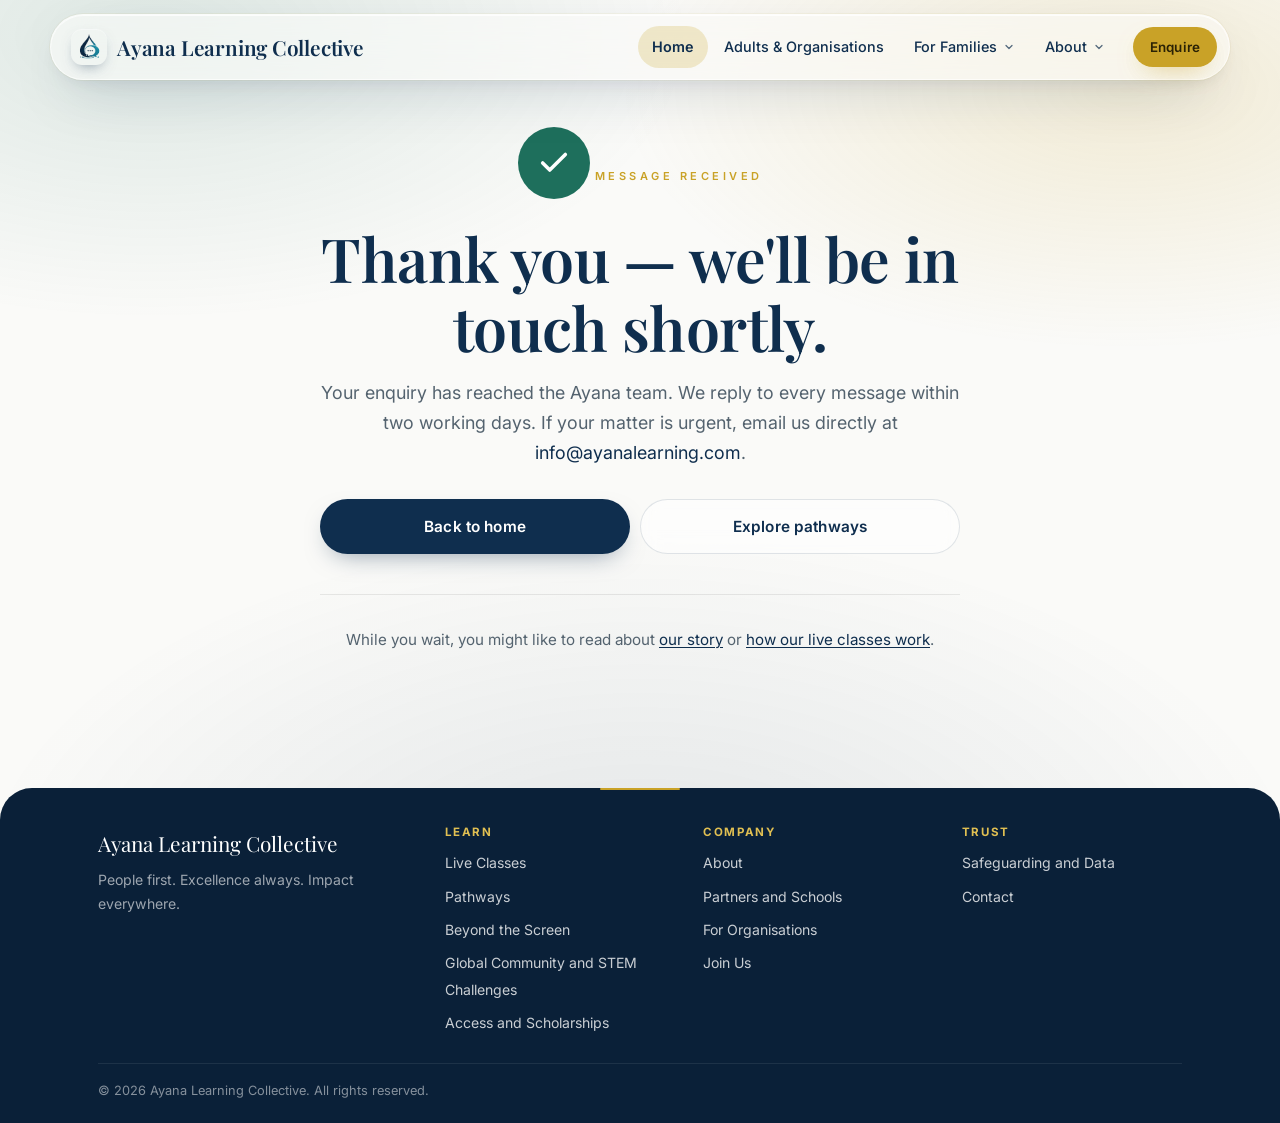
<file: thank-you.html>
<!DOCTYPE html>
<html lang="en">
<head>
<meta charset="UTF-8">
<meta name="viewport" content="width=device-width, initial-scale=1">
<title>Thank you | Ayana Learning Collective</title>
<meta name="description" content="Thank you for contacting Ayana Learning Collective. We'll be in touch shortly.">
<meta name="robots" content="noindex, follow">
<link rel="preconnect" href="https://fonts.googleapis.com">
<link rel="preconnect" href="https://fonts.gstatic.com" crossorigin>
<link href="https://fonts.googleapis.com/css2?family=Inter:wght@400;500;600;700&family=Playfair+Display:ital,wght@0,500;0,600;1,500&display=swap" rel="stylesheet">
<link rel="stylesheet" href="style.css">

<link rel="apple-touch-icon" sizes="180x180" href="apple-touch-icon.png">
<link rel="icon" type="image/png" sizes="32x32" href="favicon-32x32.png">
<link rel="icon" type="image/png" sizes="16x16" href="favicon-16x16.png">

<meta name="robots" content="noindex, follow">
</head>
<body>

<a class="skip-link" href="#main">Skip to content</a>

<header class="site-header">
  <div class="header-inner">
    <a href="index.html" class="brand">
       <img src="Ayana-logo.png" alt="Ayana Learning Collective Logo" class="brand-mark">
      <span class="brand-text">
        <span class="b1">Ayana Learning Collective</span>
      </span>
    </a>
    <button class="nav-toggle" aria-label="Toggle menu" aria-expanded="false" aria-controls="primary-nav">
      
<span></span><span></span><span></span>
    </button>
    <nav class="main-nav" id="primary-nav" aria-label="Primary">
      <ul class="nav-list">
        <li class="nav-item"><a class="nav-link is-active" href="index.html" aria-current="page">Home</a></li>
        
        <li class="nav-item"><a class="nav-link" href="organisations.html">Adults &amp; Organisations</a></li>
        
        <li class="nav-item has-drop">
          <button class="nav-link" aria-expanded="false" aria-haspopup="true">
            For Families
            <svg width="12" height="12" viewBox="0 0 24 24" fill="none" stroke="currentColor" stroke-width="2.5" stroke-linecap="round" stroke-linejoin="round" aria-hidden="true"><path d="M6 9l6 6 6-6"/></svg>
          </button>
          <div class="nav-drop" role="menu">
            <a href="live-classes.html" role="menuitem">Live Classes</a>
            <a href="pathways.html" role="menuitem">Pathways</a>
            <a href="live-classes.html#beyond-the-screen" role="menuitem">Beyond the Screen</a>
            <a href="index.html#community" role="menuitem">Global Community and STEM Challenges</a>
            <a href="index.html#access" role="menuitem">Access and Scholarships</a>
          </div>
        </li>

        <li class="nav-item has-drop">
          <button class="nav-link" aria-expanded="false" aria-haspopup="true">
            About
            <svg width="12" height="12" viewBox="0 0 24 24" fill="none" stroke="currentColor" stroke-width="2.5" stroke-linecap="round" stroke-linejoin="round" aria-hidden="true"><path d="M6 9l6 6 6-6"/></svg>
          </button>
          <div class="nav-drop" role="menu">
            <a href="about.html#story" role="menuitem">Our Story and Founders</a>
            <a href="about.html#responsible-ai" role="menuitem">Responsible AI</a>
            <a href="about.html#partners" role="menuitem">Partners and Schools</a>
            <a href="safeguarding.html" role="menuitem">Safeguarding and Data</a>
          </div>
        </li>

      </ul>
      <a class="btn btn-gold btn-sm nav-cta" href="enquire.html">Enquire</a>
    </nav>
  </div>
</header>

<main id="main" tabindex="-1">

  <section class="section">
    <div class="container">
      <div class="success-wrap reveal">

        <span class="success-icon" aria-hidden="true">
          <svg viewBox="0 0 24 24" fill="none" stroke="currentColor" stroke-width="2.5" stroke-linecap="round" stroke-linejoin="round">
            <path d="M20 6L9 17l-5-5"/>
          </svg>
        </span>

        <span class="eyebrow">Message received</span>
        <h1>Thank you — we'll be in touch shortly.</h1>
        <p class="lead">Your enquiry has reached the Ayana team. We reply to every message within two working days. If your matter is urgent, email us directly at <a href="mailto:info@ayanalearning.com">info@ayanalearning.com</a>.</p>

        <div class="btn-row">
          <a class="btn btn-primary btn-lg" href="index.html">Back to home</a>
          <a class="btn btn-secondary btn-lg" href="pathways.html">Explore pathways</a>
        </div>

        <p class="success-next">
          While you wait, you might like to read about <a href="about.html#story">our story</a> or
          <a href="live-classes.html">how our live classes work</a>.
        </p>

      </div>
    </div>
  </section>

</main>

<footer class="site-footer">
  <div class="container">
    <div class="footer-grid">
      <div>
        <a class="footer-brand" href="index.html">
          <!-- <span class="brand-mark" aria-hidden="true">A</span> -->
          <span>Ayana Learning Collective</span>
        </a>
        <p class="footer-tagline">People first. Excellence always. Impact everywhere.</p>
      </div>
      <div class="footer-col">
        <h4>Learn</h4>
        <ul>
          <li><a href="live-classes.html">Live Classes</a></li>
          <li><a href="pathways.html">Pathways</a></li>
          <li><a href="live-classes.html#beyond-the-screen">Beyond the Screen</a></li>
          <li><a href="index.html#community">Global Community and STEM Challenges</a></li>
          <li><a href="index.html#access">Access and Scholarships</a></li>
        </ul>
      </div>
      <div class="footer-col">
        <h4>Company</h4>
        <ul>
          <li><a href="about.html">About</a></li>
          <li><a href="about.html#partners">Partners and Schools</a></li>
          <li><a href="organisations.html">For Organisations</a></li>
          <li><a href="join-us.html">Join Us</a></li>
        </ul>
      </div>
      <div class="footer-col">
        <h4>Trust</h4>
        <ul>
          <li><a href="safeguarding.html">Safeguarding and Data</a></li>
          <!-- <li><a href="safeguarding.html#policy">Safeguarding policy</a></li> -->
          <!-- <li><a href="privacy.html">Privacy</a></li> -->
          <!-- <li><a href="terms.html">Terms</a></li> -->
          <li><a href="enquire.html">Contact</a></li>
        </ul>
      </div>
    </div>
    <div class="footer-bottom">
      <span>© <span id="yr">2026</span> Ayana Learning Collective. All rights reserved.</span>
      <!-- <span>Developed with <a href="https://palisson-tech.co.za" target="_blank" rel="noopener noreferrer" style="color: #fff; text-decoration: underline;">Palisson Tech &amp; Media</a></span> -->
    </div>
  </div>
</footer>

<button class="back-to-top" type="button" aria-label="Back to top">
  <svg width="18" height="18" viewBox="0 0 24 24" fill="none" stroke="currentColor" stroke-width="2" stroke-linecap="round" stroke-linejoin="round" aria-hidden="true"><path d="M12 19V5M5 12l7-7 7 7"/></svg>
</button>

<script>document.getElementById('yr').textContent = new Date().getFullYear();</script>
<script src="main.js"></script>
</body>
</html>
</file>
<file: style.css>
/* =========================================================
   AYANA — Global Learning Community
   Gold-forward palette · tight vertical rhythm · reveals
   Full-width button behaviour on smaller screens
   ========================================================= */

:root{
  --navy:#0F2E4E;
  --navy-deep:#0A2038;
  --navy-soft:#244A6E;
  --emerald:#1E6F5C;
  --emerald-soft:#2E8A73;
  --gold:#C9A227;
  --gold-soft:#E0BF52;
  --gold-tint:rgba(201,162,39,.14);
  --gold-tint-strong:rgba(201,162,39,.22);
  --warm-white:#FAFAF8;
  --charcoal:#1E1E1E;
  --muted:#54636F;

  --radius-sm:12px;
  --radius-md:18px;
  --radius-lg:24px;
  --radius-xl:32px;
  --radius-pill:999px;
  corner-shape: squircle;

  --glass-bg:rgba(250,250,248,.68);
  --glass-bg-strong:rgba(250,250,248,.86);
  --glass-border:rgba(255,255,255,.58);
  --glass-border-dark:rgba(15,46,78,.12);
  --glass-highlight:inset 0 1px 0 rgba(255,255,255,.72);
  --glass-shadow:0 20px 60px -20px rgba(15,46,78,.28), 0 8px 24px -12px rgba(15,46,78,.16);
  --glass-blur:blur(20px) saturate(160%);

  --container:1180px;
  --pad:clamp(20px,5vw,48px);

  --ease-out:cubic-bezier(.16,1,.3,1);

  --font-head:'Playfair Display', Georgia, 'Times New Roman', serif;
  --font-body:'Inter', system-ui, -apple-system, 'Segoe UI', Roboto, sans-serif;
}

*,*::before,*::after{box-sizing:border-box}
html{scroll-behavior:smooth;-webkit-text-size-adjust:100%}
body{
  margin:0;font-family:var(--font-body);font-size:16.5px;line-height:1.65;
  color:var(--charcoal);background:var(--warm-white);
  -webkit-font-smoothing:antialiased;overflow-x:hidden;
}
body::before{
  content:"";position:fixed;inset:0;z-index:-1;pointer-events:none;
  background:
    radial-gradient(60% 45% at 12% 4%, rgba(30,111,92,.13), transparent 70%),
    radial-gradient(55% 40% at 88% 10%, rgba(201,162,39,.16), transparent 72%),
    radial-gradient(70% 55% at 50% 100%, rgba(15,46,78,.10), transparent 75%);
}

h1,h2,h3,h4{font-family:var(--font-head);color:var(--navy);line-height:1.15;margin:0 0 .4em;font-weight:600;letter-spacing:-.01em}
h1{font-size:clamp(2.2rem,5vw,3.8rem)}
h2{font-size:clamp(1.65rem,3.4vw,2.4rem)}
h3{font-size:clamp(1.12rem,1.9vw,1.35rem)}
p{margin:0 0 .9em}
a{color:var(--navy);text-decoration:none;transition:color .2s ease}
a:hover{color:var(--gold)}
img{max-width:100%;display:block}
ul{margin:0;padding:0;list-style:none}
button{font-family:inherit}

:focus-visible{outline:3px solid var(--gold);outline-offset:3px;border-radius:6px}
section[id],div[id]{scroll-margin-top:110px}

.container{width:100%;max-width:var(--container);margin-inline:auto;padding-inline:var(--pad)}
.section{padding:clamp(28px,3.5vw,48px) 0}
.section--tight{padding:clamp(16px,2vw,28px) 0}
.section--wash{background:linear-gradient(180deg,rgba(201,162,39,.05),transparent)}
.section-head{max-width:720px;margin-bottom:clamp(16px,1.8vw,26px)}
.section-head--center{margin-inline:auto;text-align:center}

.eyebrow{display:inline-block;font-size:.72rem;font-weight:700;letter-spacing:.16em;text-transform:uppercase;color:var(--gold);margin-bottom:10px}
.eyebrow--emerald{color:var(--emerald)}
.lead{font-size:clamp(1rem,1.5vw,1.12rem);color:var(--muted)}
.text-center{text-align:center}

.skip-link{position:absolute;left:16px;top:-80px;padding:12px 20px;border-radius:var(--radius-pill);background:var(--navy);color:#fff;font-weight:600;z-index:1000;transition:top .2s ease}
.skip-link:focus{top:16px;color:#fff}

.section-head h1::after,
.section-head h2::after{content:"";display:block;width:44px;height:2px;background:var(--gold);margin-top:10px;border-radius:2px}
.section-head--center h1::after,
.section-head--center h2::after{margin-inline:auto}

/* =========================================================
   BUTTONS
   ========================================================= */
.btn{
  display:inline-flex;
  align-items:center;
  justify-content:center;
  gap:9px;
  padding:12px 24px;
  border-radius:var(--radius-pill);
  font-size:.92rem;
  font-weight:600;
  letter-spacing:.01em;
  border:1px solid transparent;
  cursor:pointer;
  white-space:nowrap;
  transition:transform .22s ease, box-shadow .22s ease, background .22s ease, color .22s ease, border-color .22s ease;
}
.btn:hover{transform:translateY(-2px)}
.btn:active{transform:translateY(0)}

.btn-primary{background:var(--navy);color:#fff;box-shadow:0 10px 26px -12px rgba(15,46,78,.55)}
.btn-primary:hover{background:var(--navy-deep);color:#fff;box-shadow:0 16px 34px -14px rgba(15,46,78,.6)}
.btn-secondary{background:rgba(255,255,255,.55);color:var(--navy);border-color:var(--glass-border-dark);-webkit-backdrop-filter:blur(10px);backdrop-filter:blur(10px)}
.btn-secondary:hover{background:#fff;color:var(--navy);border-color:var(--gold)}
.btn-gold{background:var(--gold);color:#2A2205;box-shadow:0 10px 26px -12px rgba(201,162,39,.65)}
.btn-gold:hover{background:var(--gold-soft);color:#2A2205;box-shadow:0 14px 32px -14px rgba(201,162,39,.7)}

.btn-sm{padding:8px 16px;font-size:.84rem}
.btn-lg{padding:14px 28px;font-size:.96rem}

/* Buttons in a row share the available space */
.btn-row{display:flex;flex-wrap:wrap;gap:10px}
.btn-row .btn{
  flex:1 1 auto;
  min-width:180px;
  max-width:320px;
}

/* Standalone / right-aligned CTA buttons get real presence */
.callout-action .btn{width:100%;max-width:none}
.org-teaser > .btn{min-width:220px;max-width:none}

/* =========================================================
   Floating header
   ========================================================= */
.site-header{position:sticky;top:14px;z-index:100;padding:0 var(--pad);background:transparent;border:none;pointer-events:none}
.header-inner{
  pointer-events:auto;max-width:var(--container);margin-inline:auto;
  display:flex;align-items:center;justify-content:space-between;gap:18px;
  padding:11px 12px 11px 20px;border-radius:var(--radius-pill);
  background:var(--glass-bg);
  -webkit-backdrop-filter:var(--glass-blur);backdrop-filter:var(--glass-blur);
  border:1px solid var(--glass-border);
  box-shadow:var(--glass-shadow), var(--glass-highlight), 0 0 0 1px rgba(201,162,39,.06);
  transition:padding .3s var(--ease-out), background .3s var(--ease-out), box-shadow .3s var(--ease-out);
}
.site-header.is-scrolled .header-inner{
  padding:7px 10px 7px 16px;background:var(--glass-bg-strong);
  box-shadow:0 12px 40px -18px rgba(15,46,78,.34), var(--glass-highlight), 0 0 0 1px rgba(201,162,39,.14);
}

.brand{display:inline-flex;align-items:center;gap:10px;font-family:var(--font-head);font-size:1.3rem;font-weight:600;color:var(--navy);letter-spacing:-.01em}
.brand:hover{color:var(--navy)}
.brand-mark{display:grid;place-items:center;width:36px;height:36px;border-radius:11px;corner-shape: squircle;color:#fff;font-size:1rem;box-shadow:0 6px 16px -8px rgba(15,46,78,.7), inset 0 1px 0 rgba(255,255,255,.35)}

.main-nav{display:flex;align-items:center;gap:8px}
.nav-list{display:flex;align-items:center;gap:2px}
.nav-item{position:relative}
.nav-item::after{content:"";position:absolute;left:0;right:0;top:100%;height:18px}

.nav-list a.nav-link,
.nav-list button.nav-link{
  position:relative;
  display:inline-flex;align-items:center;gap:6px;
  padding:9px 14px;border-radius:var(--radius-pill);
  font-size:.9rem;font-weight:500;
  color:var(--navy);background:transparent;border:none;cursor:pointer;
  transition:background .22s ease, color .22s ease;
  white-space:nowrap;
}
.nav-list a.nav-link:hover,
.nav-list button.nav-link:hover,
.nav-item.is-open > .nav-link{background:var(--gold-tint);color:var(--navy)}
.nav-list a.nav-link.is-active,
.nav-list button.nav-link.is-active{background:var(--gold-tint-strong);color:var(--navy);font-weight:600}

.nav-link svg{transition:transform .25s var(--ease-out);opacity:.7}
.nav-item.is-open > .nav-link svg,
.has-drop:hover > .nav-link svg{transform:rotate(180deg)}

.nav-drop{
  position:absolute;top:calc(100% + 8px);left:50%;min-width:280px;padding:10px;
  display:flex;flex-direction:column;gap:2px;border-radius:var(--radius-md);
  background:var(--glass-bg-strong);
  -webkit-backdrop-filter:var(--glass-blur);backdrop-filter:var(--glass-blur);
  border:1px solid var(--glass-border);
  box-shadow:var(--glass-shadow), var(--glass-highlight), 0 0 0 1px rgba(201,162,39,.1);
  opacity:0;visibility:hidden;transform:translate(-50%,8px);
  transition:opacity .22s ease, transform .22s var(--ease-out), visibility .22s ease;
}
.has-drop:hover .nav-drop{opacity:1;visibility:visible;transform:translate(-50%,0)}
.has-drop.drop-suppressed .nav-drop{opacity:0 !important;visibility:hidden !important;pointer-events:none !important}

.nav-drop a{display:block;padding:10px 14px;border-radius:var(--radius-sm);font-size:.9rem;color:var(--navy);transition:background .18s ease, color .18s ease}
.nav-drop a:hover{background:var(--gold-tint);color:var(--navy)}
.nav-drop a[aria-current="page"]{background:var(--gold-tint-strong);color:var(--navy);font-weight:600}
.nav-cta{margin-left:6px}

.nav-toggle{display:none;flex-direction:column;justify-content:center;gap:5px;width:42px;height:42px;padding:0;border:none;border-radius:50%;background:var(--gold-tint);cursor:pointer}
.nav-toggle span{display:block;width:18px;height:2px;margin-inline:auto;border-radius:2px;background:var(--navy);transition:transform .28s var(--ease-out), opacity .2s ease}
.nav-toggle[aria-expanded="true"] span:nth-child(1){transform:translateY(7px) rotate(45deg)}
.nav-toggle[aria-expanded="true"] span:nth-child(2){opacity:0}
.nav-toggle[aria-expanded="true"] span:nth-child(3){transform:translateY(-7px) rotate(-45deg)}

/* --- Hero --- */
.hero{padding:clamp(28px,4vw,52px) 0 clamp(20px,2.5vw,36px);position:relative;overflow:hidden}
.hero-grid{display:grid;grid-template-columns:minmax(0,1.1fr) minmax(0,1fr);gap:clamp(24px,4vw,56px);align-items:center}
.hero h1{margin-bottom:12px}
.hero .lead{max-width:540px;margin-bottom:20px}
.hero-media{position:relative;border-radius:var(--radius-xl);corner-shape: squircle;overflow:hidden;aspect-ratio:4/4.4;background:linear-gradient(155deg,rgba(15,46,78,.9),rgba(30,111,92,.85)),var(--navy);box-shadow:var(--glass-shadow), 0 0 0 1px rgba(201,162,39,.18)}
.hero-media img{width:100%;height:100%;object-fit:cover}
.hero-badge{position:absolute;left:18px;bottom:18px;padding:10px 16px;border-radius:var(--radius-pill);background:rgba(250,250,248,.94);-webkit-backdrop-filter:blur(10px);backdrop-filter:blur(10px);font-size:.8rem;font-weight:600;color:var(--navy);box-shadow:0 8px 24px -12px rgba(15,46,78,.4), 0 0 0 1px rgba(201,162,39,.25)}

/* --- Credibility strip (Redesigned) --- */
.cred-strip {
  padding: 32px 0;
}

.cred-strip-inner {
  display: flex;
  align-items: center; /* Vertically centers the icon with the text */
  gap: 20px;
  padding: 24px 32px;
  border-radius: var(--radius-lg);
  background: #ffffff; /* Solid white to stand out from the page background */
  border: 1px solid rgba(201, 162, 39, 0.2);
  border-left: 4px solid var(--gold); /* Strong gold accent on the left */
  box-shadow: 0 12px 32px -12px rgba(15, 46, 78, 0.08);
}

.cred-icon {
  flex-shrink: 0;
  display: flex;
  align-items: center;
  justify-content: center;
  width: 48px;
  height: 48px;
  border-radius: 12px;
  background: var(--gold-tint);
  color: var(--navy);
}

.cred-text {
  margin: 0;
  font-size: 1rem;
  line-height: 1.6;
  color: var(--navy); /* Darker text for better contrast */
  font-weight: 500;
}

/* Responsive adjustments */
@media (max-width: 760px) {
  .cred-strip {
    padding: 24px 0;
  }
  .cred-strip-inner {
    flex-direction: column; /* Stacks icon above text on mobile */
    align-items: flex-start;
    padding: 20px;
    gap: 16px;
  }
  .cred-text {
    font-size: 0.95rem;
  }
}
/* --- Grids --- */
.grid-3{display:grid;grid-template-columns:repeat(3,minmax(0,1fr));gap:clamp(14px,1.8vw,20px)}
.grid-2{display:grid;grid-template-columns:repeat(2,minmax(0,1fr));gap:clamp(14px,1.8vw,20px)}

/* --- Cards --- */
.benefit-tile{padding:20px 20px;border-radius:var(--radius-lg);corner-shape: squircle;background:rgba(255,255,255,.55);-webkit-backdrop-filter:blur(16px) saturate(150%);backdrop-filter:blur(16px) saturate(150%);border:1px solid rgba(255,255,255,.62);box-shadow:0 8px 32px -12px rgba(15,46,78,.12), inset 0 1px 0 rgba(255,255,255,.7);transition:transform .3s var(--ease-out), box-shadow .3s var(--ease-out), border-color .3s ease}
.benefit-tile:hover{transform:translateY(-4px);border-color:rgba(201,162,39,.4);box-shadow:0 22px 50px -22px rgba(15,46,78,.24), inset 0 1px 0 rgba(255,255,255,.8), 0 0 0 1px rgba(201,162,39,.16)}
.benefit-tile .icon-circle{display:grid;place-items:center;width:42px;height:42px;border-radius:12px;corner-shape: squircle;margin-bottom:12px;background:linear-gradient(140deg,rgba(201,162,39,.2),rgba(30,111,92,.15));color:var(--navy)}
.benefit-tile h3{margin-bottom:5px;font-size:1.08rem}
.benefit-tile p{margin:0;color:var(--muted);font-size:.92rem}

/* --- Ladder --- */
.ladder{display:grid;grid-template-columns:repeat(3,minmax(0,1fr));gap:clamp(12px,1.6vw,18px)}
.ladder-step{padding:20px 20px;border-radius:var(--radius-lg);corner-shape: squircle;background:rgba(255,255,255,.55);-webkit-backdrop-filter:blur(16px) saturate(150%);backdrop-filter:blur(16px) saturate(150%);border:1px solid rgba(255,255,255,.62);box-shadow:0 8px 32px -12px rgba(15,46,78,.12), inset 0 1px 0 rgba(255,255,255,.7);position:relative;transition:transform .3s var(--ease-out), box-shadow .3s var(--ease-out)}
.ladder-step:hover{transform:translateY(-4px);box-shadow:0 22px 50px -22px rgba(15,46,78,.24), inset 0 1px 0 rgba(255,255,255,.8)}
.ladder-step::before{content:attr(data-step);position:absolute;top:16px;right:18px;font-family:var(--font-head);font-size:1.4rem;color:var(--gold);opacity:.85;font-style:italic}
.ladder-step h3{margin-bottom:4px}
.ladder-step p{margin:0;color:var(--muted);font-size:.92rem}
.ladder-step--featured{background:linear-gradient(160deg,rgba(15,46,78,.94),rgba(30,111,92,.9));color:#fff;border-color:rgba(201,162,39,.35)}
.ladder-step--featured h3,
.ladder-step--featured p{color:#fff}
.ladder-step--featured::before{color:var(--gold-soft);opacity:1}

/* --- Split --- */
.split{display:grid;grid-template-columns:minmax(0,1fr) minmax(0,1fr);gap:clamp(24px,3.5vw,48px);align-items:center}
.split-media{border-radius:var(--radius-lg);corner-shape: squircle;overflow:hidden;aspect-ratio:5/4;background:linear-gradient(155deg,rgba(15,46,78,.85),rgba(30,111,92,.8));box-shadow:var(--glass-shadow), 0 0 0 1px rgba(201,162,39,.16)}
.split-media img{width:100%;height:100%;object-fit:cover}

/* --- Callout --- */
.callout{padding:clamp(20px,2.5vw,32px);border-radius:var(--radius-xl);corner-shape: squircle;background:linear-gradient(135deg,rgba(15,46,78,.94),rgba(30,111,92,.9));color:#fff;display:grid;grid-template-columns:minmax(0,1.4fr) minmax(0,1fr);gap:clamp(16px,2.5vw,32px);align-items:center;box-shadow:0 30px 60px -30px rgba(15,46,78,.4);position:relative;overflow:hidden}
.callout::after{content:"";position:absolute;inset:0;background:radial-gradient(50% 60% at 100% 0%, rgba(201,162,39,.32), transparent 60%);pointer-events:none}
.callout h2,
.callout p,
.callout .eyebrow{color:#fff;position:relative;z-index:1}
.callout .eyebrow{color:var(--gold-soft)}
.callout p{color:rgba(255,255,255,.85);margin-bottom:0}
.callout h2::after{background:var(--gold-soft)}
.callout-action{position:relative;z-index:1;text-align:right}

/* --- Calm statement --- */
.calm-statement{padding:clamp(16px,2.2vw,26px);border-radius:var(--radius-lg);corner-shape: squircle;background:rgba(255,255,255,.55);-webkit-backdrop-filter:blur(16px) saturate(150%);backdrop-filter:blur(16px) saturate(150%);border:1px solid rgba(255,255,255,.62);box-shadow:var(--glass-highlight), 0 8px 32px -12px rgba(15,46,78,.12);display:flex;gap:16px;align-items:flex-start}
.calm-statement .icon-circle{display:grid;place-items:center;width:40px;height:40px;border-radius:12px;corner-shape: squircle;background:linear-gradient(140deg,rgba(201,162,39,.2),rgba(30,111,92,.15));color:var(--navy);flex-shrink:0}
.calm-statement h3{margin-bottom:4px}
.calm-statement p{margin:0;color:var(--muted);font-size:.92rem}

/* --- Founders --- */
.founders{display:grid;grid-template-columns:repeat(3,minmax(0,1fr));gap:clamp(14px,1.8vw,20px)}
.founder-card{padding:20px;border-radius:var(--radius-lg);corner-shape: squircle;background:rgba(255,255,255,.55);-webkit-backdrop-filter:blur(16px) saturate(150%);backdrop-filter:blur(16px) saturate(150%);border:1px solid rgba(255,255,255,.62);box-shadow:var(--glass-highlight), 0 8px 32px -12px rgba(15,46,78,.12);text-align:center;transition:transform .3s var(--ease-out), box-shadow .3s var(--ease-out), border-color .3s ease}
.founder-card:hover{transform:translateY(-4px);border-color:rgba(201,162,39,.4);box-shadow:0 22px 50px -22px rgba(15,46,78,.24), inset 0 1px 0 rgba(255,255,255,.8)}
.founder-photo{width:72px;height:72px;border-radius:50%;margin:0 auto 12px;background:linear-gradient(145deg,var(--navy),var(--emerald));display:grid;place-items:center;color:#fff;font-family:var(--font-head);font-size:1.35rem;box-shadow:0 10px 24px -12px rgba(15,46,78,.55), inset 0 1px 0 rgba(255,255,255,.35), 0 0 0 3px rgba(201,162,39,.25);overflow:hidden}
.founder-photo img{width:100%;height:100%;object-fit:cover}
.founder-card h3{font-size:1.02rem;margin-bottom:3px}
.founder-role{font-size:.72rem;letter-spacing:.14em;text-transform:uppercase;color:var(--gold);font-weight:700;margin-bottom:8px;display:block}
.founder-card p{margin:0;font-size:.88rem;color:var(--muted)}

/* --- Teacher spotlight --- */
.spotlight-grid{display:grid;grid-template-columns:repeat(2,minmax(0,1fr));gap:clamp(16px,2.2vw,26px)}
.spotlight-card{
  display:flex;flex-direction:column;
  border-radius:var(--radius-lg);
  corner-shape: squircle;
  background:rgba(255,255,255,.55);
  -webkit-backdrop-filter:blur(16px) saturate(150%);backdrop-filter:blur(16px) saturate(150%);
  border:1px solid rgba(255,255,255,.62);
  box-shadow:var(--glass-highlight), 0 8px 32px -12px rgba(15,46,78,.12);
  overflow:hidden;
  transition:transform .3s var(--ease-out), box-shadow .3s var(--ease-out), border-color .3s ease;
}
.spotlight-card:hover{transform:translateY(-4px);border-color:rgba(201,162,39,.4);box-shadow:0 22px 50px -22px rgba(15,46,78,.24), inset 0 1px 0 rgba(255,255,255,.8), 0 0 0 1px rgba(201,162,39,.16)}
.spotlight-photo{aspect-ratio:5/4;background:linear-gradient(145deg,var(--navy),var(--emerald));overflow:hidden;position:relative}
.spotlight-photo img{width:100%;height:100%;object-fit:cover}
.spotlight-photo::after{content:"";position:absolute;inset:0;background:linear-gradient(180deg,transparent 55%,rgba(15,46,78,.4));pointer-events:none}
.spotlight-body{padding:20px 22px 22px;display:flex;flex-direction:column;flex:1}
.spotlight-body h3{margin:0 0 4px;font-size:1.2rem}
.spotlight-role{display:inline-block;font-size:.72rem;letter-spacing:.14em;text-transform:uppercase;color:var(--gold);font-weight:700;margin-bottom:10px}
.spotlight-body p{margin:0 0 14px;color:var(--muted);font-size:.94rem}
.spotlight-facts{display:flex;flex-wrap:wrap;gap:6px;margin:auto 0 0;padding:0;list-style:none}
.spotlight-facts li{font-size:.76rem;padding:4px 10px;border-radius:var(--radius-pill);background:var(--gold-tint);color:var(--navy);border:1px solid rgba(201,162,39,.24);font-weight:500}

/* --- Org teaser --- */
.org-teaser{padding:clamp(18px,2.2vw,26px);border-radius:var(--radius-xl);corner-shape: squircle;background:rgba(255,255,255,.55);-webkit-backdrop-filter:blur(16px) saturate(150%);backdrop-filter:blur(16px) saturate(150%);border:1px solid rgba(255,255,255,.62);box-shadow:var(--glass-highlight), 0 8px 32px -12px rgba(15,46,78,.12);display:flex;align-items:center;justify-content:space-between;gap:20px;flex-wrap:wrap}
.org-teaser-text{flex:1 1 380px}
.org-teaser-text h2{font-size:clamp(1.35rem,2.3vw,1.8rem);margin-bottom:6px}
.org-teaser-text p{margin:0;color:var(--muted);font-size:.93rem}

/* --- Enquiry CTA --- */
.enquiry-cta{padding:clamp(22px,3vw,36px) clamp(18px,2.6vw,32px);border-radius:var(--radius-xl);corner-shape: squircle;background:linear-gradient(135deg,rgba(15,46,78,.96),rgba(30,111,92,.92));color:#fff;text-align:center;box-shadow:0 30px 60px -30px rgba(15,46,78,.45);position:relative;overflow:hidden}
.enquiry-cta::after{content:"";position:absolute;inset:0;background:radial-gradient(55% 60% at 50% 0%, rgba(201,162,39,.3), transparent 70%);pointer-events:none}
.enquiry-cta h2,
.enquiry-cta p{color:#fff;position:relative;z-index:1}
.enquiry-cta h2{font-size:clamp(1.4rem,2.8vw,1.9rem);margin-bottom:8px}
.enquiry-cta h2::after{display:none}
.enquiry-cta p{max-width:560px;margin:0 auto 18px;color:rgba(255,255,255,.88);font-size:.94rem}
.enquiry-cta .btn-row{justify-content:center;position:relative;z-index:1;max-width:600px;margin-inline:auto}

/* --- Footer --- */
.site-footer{background:var(--navy-deep);color:rgba(255,255,255,.78);padding:clamp(24px,3vw,44px) 0 22px;margin-top:clamp(28px,3.5vw,48px);border-radius:var(--radius-xl) var(--radius-xl) 0 0;position:relative}
.site-footer::before{content:"";position:absolute;top:0;left:50%;transform:translateX(-50%);width:80px;height:2px;background:var(--gold);border-radius:2px}
.footer-grid{display:grid;grid-template-columns:minmax(0,1.4fr) repeat(3, minmax(0,1fr));gap:clamp(20px,3vw,40px);margin-bottom:20px}
.footer-brand{font-family:var(--font-head);font-size:1.3rem;color:#fff;margin-bottom:8px;display:inline-flex;align-items:center;gap:9px}
.footer-brand .brand-mark{background:linear-gradient(145deg,var(--emerald),var(--gold))}
.footer-tagline{color:rgba(255,255,255,.6);font-size:.88rem;margin:0;max-width:300px}
.footer-col h4{font-family:var(--font-body);font-size:.72rem;letter-spacing:.14em;text-transform:uppercase;color:var(--gold-soft);margin:0 0 10px;font-weight:700}
.footer-col ul li{margin-bottom:6px}
.footer-col a{color:rgba(255,255,255,.78);font-size:.88rem}
.footer-col a:hover{color:var(--gold-soft)}
.footer-bottom{padding-top:16px;border-top:1px solid rgba(255,255,255,.08);display:flex;justify-content:space-between;align-items:center;flex-wrap:wrap;gap:10px;font-size:.8rem;color:rgba(255,255,255,.5)}

/* --- Back to top --- */
.back-to-top{position:fixed;right:26px;bottom:26px;z-index:90;width:46px;height:46px;display:flex;align-items:center;justify-content:center;border-radius:50%;color:var(--navy);background:var(--glass-bg-strong);-webkit-backdrop-filter:blur(18px) saturate(160%);backdrop-filter:blur(18px) saturate(160%);border:1px solid var(--glass-border);box-shadow:0 10px 30px -10px rgba(15,46,78,.35), var(--glass-highlight), 0 0 0 1px rgba(201,162,39,.2);cursor:pointer;opacity:0;visibility:hidden;transform:translateY(12px);transition:opacity .25s ease, visibility .25s ease, transform .25s var(--ease-out), background .25s ease}
.back-to-top.is-visible{opacity:1;visibility:visible;transform:translateY(0)}
.back-to-top:hover{background:var(--gold);color:#2A2205;transform:translateY(-2px)}

/* --- Forms --- */
.form-card{padding:clamp(18px,2.4vw,28px);border-radius:var(--radius-lg);corner-shape: squircle;background:rgba(255,255,255,.6);-webkit-backdrop-filter:blur(16px) saturate(150%);backdrop-filter:blur(16px) saturate(150%);border:1px solid rgba(255,255,255,.62);box-shadow:var(--glass-highlight), 0 12px 40px -20px rgba(15,46,78,.18)}
.form-grid{display:grid;grid-template-columns:repeat(2,minmax(0,1fr));gap:12px}
.form-field{display:flex;flex-direction:column;gap:4px}
.form-field--full{grid-column:1/-1}
.form-field label{font-size:.8rem;font-weight:600;color:var(--navy);letter-spacing:.02em}
.form-field input,
.form-field select,
.form-field textarea{padding:10px 14px;border-radius:var(--radius-sm);corner-shape: squircle;border:1px solid var(--glass-border-dark);background:rgba(255,255,255,.85);font-family:inherit;font-size:.94rem;color:var(--charcoal);transition:border-color .2s ease, box-shadow .2s ease}
.form-field input:focus,
.form-field select:focus,
.form-field textarea:focus{outline:none;border-color:var(--gold);box-shadow:0 0 0 4px rgba(201,162,39,.18)}
.form-field textarea{min-height:100px;resize:vertical}
.form-field .hint{font-size:.78rem;color:var(--muted)}
.checkbox-field{display:flex;align-items:flex-start;gap:10px;font-size:.9rem;color:var(--muted)}
.checkbox-field input{margin-top:3px;accent-color:var(--gold)}

/* Submit button stretches to the field width */
.form-field--full .btn{width:100%;max-width:320px}
.form-field--full .btn:hover{transform:translateY(-2px)}

/* --- Scroll reveal --- */
.reveal{opacity:0;transform:translateY(22px);transition:opacity .8s var(--ease-out), transform .8s var(--ease-out)}
.reveal.is-visible{opacity:1;transform:translateY(0)}
.reveal-group > .reveal:nth-child(1){transition-delay:0ms}
.reveal-group > .reveal:nth-child(2){transition-delay:90ms}
.reveal-group > .reveal:nth-child(3){transition-delay:180ms}
.reveal-group > .reveal:nth-child(4){transition-delay:270ms}
.reveal-group > .reveal:nth-child(5){transition-delay:360ms}
.reveal-group > .reveal:nth-child(6){transition-delay:450ms}

/* --- Responsive --- */
@media (max-width:1024px){
  .hero-grid{grid-template-columns:1fr;gap:28px}
  .hero-media{aspect-ratio:16/11;max-height:400px}
  .split{grid-template-columns:1fr}
  .split-media{aspect-ratio:16/10}
  .grid-3,.ladder,.founders{grid-template-columns:repeat(2,minmax(0,1fr))}
  .footer-grid{grid-template-columns:1fr 1fr}
  .callout{grid-template-columns:1fr}
  .callout-action{text-align:left}
}

@media (max-width:900px){
  /* remove backdrop-filter from header so .main-nav can position:fixed to viewport */
  .header-inner{
    -webkit-backdrop-filter:none;backdrop-filter:none;
    background:rgba(250,250,248,.97);
    border-color:rgba(15,46,78,.08);
    box-shadow:0 8px 24px -12px rgba(15,46,78,.22), inset 0 1px 0 rgba(255,255,255,.9), 0 0 0 1px rgba(201,162,39,.1);
  }
  .header-inner > .brand,
  .header-inner > .nav-toggle{position:relative;z-index:101}

  .nav-toggle{display:flex}
  .nav-cta{display:none}

  .main-nav{
    position:fixed;inset:0;display:flex;flex-direction:column;
    justify-content:flex-start;align-items:stretch;
    padding:100px var(--pad) 32px;
    background:rgba(250,250,248,.97);
    -webkit-backdrop-filter:blur(24px);backdrop-filter:blur(24px);
    z-index:99;transform:translateY(-100%);opacity:0;pointer-events:none;
    transition:transform .32s var(--ease-out), opacity .28s ease;
    overflow-y:auto;
    max-height:100vh;max-height:100dvh;
    -webkit-overflow-scrolling:touch;overscroll-behavior:contain;
  }
  .main-nav.is-open{transform:translateY(0);opacity:1;pointer-events:auto}
  .nav-list{flex-direction:column;align-items:stretch;gap:4px}
  .nav-list a.nav-link,
  .nav-list button.nav-link{
    width:100%;justify-content:space-between;
    padding:14px 16px;font-size:.98rem;
    background:rgba(201,162,39,.06);
  }
  .nav-list a.nav-link.is-active,
  .nav-list button.nav-link.is-active{background:var(--gold-tint-strong)}
  .nav-item.is-open > .nav-link{background:var(--gold-tint)}
  .nav-drop{
    position:static;transform:none;opacity:1;visibility:visible;
    min-width:0;background:transparent;border:none;box-shadow:none;
    padding:4px 0 6px 10px;display:none;
  }
  .has-drop:hover .nav-drop{display:none}
  .nav-item.is-open .nav-drop{display:flex;opacity:1;visibility:visible;transform:none}
  /* drawer CTA fills the drawer width */
  .main-nav .nav-cta{
    display:inline-flex;
    margin-top:16px;
    align-self:stretch;
    width:100%;
    max-width:none;
    justify-content:center;
  }
}

@media (max-width:760px){
  .grid-3,.grid-2,.ladder,.founders,.spotlight-grid{grid-template-columns:1fr}
  .footer-grid{grid-template-columns:1fr;gap:22px}
  .form-grid{grid-template-columns:1fr}
  .back-to-top{right:18px;bottom:18px;width:42px;height:42px}
  .site-header{top:10px}
  .header-inner{padding:9px 9px 9px 14px}
  .brand{font-size:1.1rem}
  .brand-mark{width:32px;height:32px;font-size:.9rem}
  .cred-strip-inner{padding:10px 18px 10px 12px;font-size:.84rem}
  .cred-strip-inner::before{width:24px;height:24px;background-size:12px 12px}
}

/* Small phones — buttons go full-width */
@media (max-width:600px){
  .btn-row{
    flex-direction:column;
    align-items:stretch;
  }
  .btn-row .btn{
    width:100%;
    max-width:none;
    min-width:0;
    flex:1 1 auto;
    white-space:normal;
  }
  .callout-action{text-align:left}
  .callout-action .btn,
  .org-teaser > .btn,
  .enquiry-cta .btn,
  .form-field--full .btn{
    width:100%;
    max-width:none;
    min-width:0;
  }
  .form-field--full .btn{white-space:normal}
}

@supports not ((backdrop-filter: blur(1px)) or (-webkit-backdrop-filter: blur(1px))){
  .header-inner,.nav-drop,.back-to-top,.benefit-tile,.ladder-step,.founder-card,.spotlight-card,.calm-statement,.org-teaser,.form-card,.cred-strip-inner{background:rgba(250,250,248,.97)}
}

@media (prefers-reduced-motion:reduce){
  html{scroll-behavior:auto}
  *,*::before,*::after{animation-duration:.01ms!important;animation-iteration-count:1!important;transition-duration:.01ms!important}
  .reveal{opacity:1;transform:none}
}

/* --- Enquire: two-column form + contact card --- */
.enquire-grid{
  display:grid;
  grid-template-columns:minmax(0,1.15fr) minmax(0,.85fr);
  gap:clamp(18px,2.6vw,32px);
  align-items:start;
}
.enquire-grid .form-card{padding:clamp(20px,2.6vw,32px)}
.enquire-grid .form-field--full .btn{width:100%;max-width:none}

.form-success{
  display:none;
  margin:12px 0 0;
  font-size:.88rem;
  font-weight:600;
  color:var(--emerald);
}
.form-success.is-shown{display:block}

.contact-info-card{
  position:relative;
  overflow:hidden;
  padding:clamp(20px,2.6vw,32px);
  border-radius:var(--radius-lg);
  corner-shape: squircle;
  background:linear-gradient(160deg,rgba(15,46,78,.97),rgba(30,111,92,.93));
  color:#fff;
  border:1px solid rgba(201,162,39,.28);
  box-shadow:0 24px 50px -26px rgba(15,46,78,.5), inset 0 1px 0 rgba(255,255,255,.12);
}
.contact-info-card::after{
  content:"";
  position:absolute;inset:0;
  background:radial-gradient(55% 60% at 100% 0%, rgba(201,162,39,.26), transparent 62%);
  pointer-events:none;
}
.contact-info-card > *{position:relative;z-index:1}
.contact-info-card h2{
  font-size:clamp(1.15rem,1.8vw,1.35rem);
  color:#fff;
  margin-bottom:10px;
}
.contact-info-card h2::after{display:none}
.contact-info-card .contact-email{
  margin:0;
  font-size:.98rem;
  font-weight:600;
}
.contact-info-card .contact-email a{color:var(--gold-soft)}
.contact-info-card .contact-email a:hover{color:#fff}

.office-list{
  margin:18px 0 0;
  padding:0;
  list-style:none;
  display:flex;
  flex-direction:column;
  gap:12px;
}
.office-list li{
  font-size:.88rem;
  color:rgba(255,255,255,.72);
  border-top:1px solid rgba(255,255,255,.14);
  padding-top:12px;
}
.office-list li:first-child{border-top:none;padding-top:0}
.office-list strong{
  display:block;
  color:#fff;
  font-size:.92rem;
  font-weight:600;
  margin-bottom:2px;
}

@media (max-width:900px){
  .enquire-grid{grid-template-columns:1fr}
}

/* ============================================
   Adult pathways — content cards
   ============================================ */

.adult-pathways {
    padding: clamp(40px, 6vw, 88px) 24px clamp(80px, 10vw, 120px);
    background: var(--warm-white);
}

.adult-pathways-inner {
    max-width: 1120px;
    margin: 0 auto;
}

.adult-pathways-header {
    max-width: 760px;
    margin-bottom: clamp(32px, 5vw, 52px);
}

.adult-pathways-header .eyebrow {
    font-size: 11px;
    font-weight: 600;
    letter-spacing: 3.5px;
    text-transform: uppercase;
    color: var(--gold);
}

.adult-pathways-header h2 {
    margin-top: 18px;
    font-family: "Playfair Display", serif;
    font-size: clamp(27px, 3.4vw, 40px);
    font-weight: 600;
    line-height: 1.16;
    letter-spacing: -1px;
    color: var(--navy);
}

.adult-pathways-header h2 span {
    color: var(--emerald);
    font-style: italic;
}

/* Grid */

.pathway-grid {
    display: grid;
    grid-template-columns: repeat(2, minmax(0, 1fr));
    gap: clamp(20px, 2.8vw, 32px);
    align-items: stretch;
}

/* Card */

.pathway-card {
    background: #fff;
    border: 1px solid rgba(15, 46, 78, 0.09);
    border-radius: 28px;
    corner-shape: squircle;
    overflow: hidden;
    display: flex;
    flex-direction: column;
    box-shadow: 0 20px 50px rgba(15, 46, 78, 0.05);
    transition: transform .3s ease, box-shadow .3s ease;
}

.pathway-card:hover {
    transform: translateY(-4px);
    box-shadow: 0 28px 60px rgba(15, 46, 78, 0.09);
}

/* Media */

.pathway-media {
    position: relative;
    aspect-ratio: 16 / 10;
    overflow: hidden;
    background: var(--sand);
}

.pathway-media img {
    width: 100%;
    height: 100%;
    object-fit: cover;
    display: block;
    transition: transform .5s ease;
}

.pathway-card:hover .pathway-media img {
    transform: scale(1.03);
}

/* Body */

.pathway-body {
    padding: clamp(24px, 3.2vw, 36px);
    display: flex;
    flex-direction: column;
    flex: 1;
}

.pathway-eyebrow {
    font-size: 10px;
    font-weight: 600;
    letter-spacing: 3px;
    text-transform: uppercase;
    color: var(--gold);
}

.pathway-title {
    margin-top: 14px;
    font-family: "Playfair Display", serif;
    font-size: clamp(22px, 2.3vw, 28px);
    font-weight: 600;
    line-height: 1.2;
    letter-spacing: -0.6px;
    color: var(--navy);
}

.pathway-copy {
    margin-top: 14px;
    font-size: 15.5px;
    line-height: 1.75;
    color: rgba(15, 46, 78, 0.72);
}

.pathway-closer {
    margin-top: 16px;
    font-size: 15.5px;
    font-weight: 600;
    color: var(--navy);
}

/* Audience quote */

.pathway-audience {
    margin-top: 24px;
    padding-top: 20px;
    border-top: 1px solid rgba(15, 46, 78, 0.08);
}

.pathway-audience-label {
    font-size: 11px;
    font-weight: 600;
    letter-spacing: 2.5px;
    text-transform: uppercase;
    color: var(--emerald);
}

.pathway-quote {
    margin-top: 10px;
    padding-left: 16px;
    border-left: 2px solid var(--gold);
    font-size: 15px;
    line-height: 1.65;
    font-style: italic;
    color: rgba(15, 46, 78, 0.78);
}

/* CTA */

.pathway-cta {
    margin-top: auto;
    padding-top: 28px;
    display: flex;
    flex-wrap: wrap;
    align-items: baseline;
    gap: 6px 10px;
    font-size: 16px;
    font-weight: 600;
    color: var(--navy);
    text-decoration: none;
    transition: color .25s ease;
}

.pathway-cta-sub {
    width: 100%;
    font-size: 13px;
    font-weight: 400;
    line-height: 1.5;
    color: rgba(15, 46, 78, 0.55);
}

.pathway-cta-arrow {
    display: inline-block;
    margin-left: 2px;
    transition: transform .25s ease;
}

.pathway-cta:hover {
    color: var(--emerald);
}

.pathway-cta:hover .pathway-cta-arrow {
    transform: translateX(4px);
}

.pathway-cta:focus-visible {
    outline: 3px solid var(--gold);
    outline-offset: 4px;
    border-radius: 4px;
}

/* Responsive */

@media (max-width: 900px) {
    .pathway-grid {
        grid-template-columns: 1fr;
    }

    .pathway-media {
        aspect-ratio: 16 / 9;
    }
}

@media (max-width: 600px) {
    .adult-pathways {
        padding: 32px 18px 72px;
    }

    .pathway-card {
        border-radius: 22px;
        corner-shape: squircle;
    }

    .pathway-body {
        padding: 22px 20px 26px;
    }

    .pathway-title {
        letter-spacing: -0.3px;
    }

    .pathway-copy,
    .pathway-closer {
        font-size: 15px;
    }

    .pathway-quote {
        font-size: 14.5px;
    }

    .pathway-cta {
        padding-top: 24px;
        font-size: 15.5px;
    }
}

/* ============================================
           Flexible learning section
           ============================================ */

        .flexible {
            padding: clamp(24px, 4vw, 56px) 24px clamp(90px, 12vw, 150px);
        }

        .flexible-inner {
            max-width: 1120px;
            margin: 0 auto;
            display: grid;
            grid-template-columns: 1.05fr 0.95fr;
            gap: clamp(20px, 3vw, 32px);
            align-items: stretch;
        }

        /* Intro card */

        .terms-card {
            background: var(--sand);
            border-radius: 28px;
            padding: clamp(32px, 4.2vw, 52px);
            display: flex;
            flex-direction: column;
        }

        .eyebrow {
            font-size: 11px;
            font-weight: 600;
            letter-spacing: 3.5px;
            text-transform: uppercase;
            color: var(--gold);
        }

        .terms-card h2 {
            margin-top: 20px;
            font-family: "Playfair Display", serif;
            font-size: clamp(27px, 3vw, 38px);
            font-weight: 600;
            line-height: 1.15;
            letter-spacing: -1px;
            color: var(--navy);
        }

        .terms-body {
            margin-top: 20px;
            font-size: 16px;
            line-height: 1.7;
            color: rgba(15, 46, 78, 0.75);
        }

        .terms-card .closing {
            margin-top: 20px;
            margin-bottom: 36px;
            font-size: 16.5px;
            font-weight: 600;
            color: var(--navy);
        }

        .cta {
            display: flex;
            align-items: center;
            justify-content: center;
            width: 100%;
            margin-top: auto;
            padding: 17px 24px;
            border-radius: 14px;
            corner-shape: squircle;
            background: var(--navy);
            color: var(--warm-white);
            font-size: 16px;
            font-weight: 600;
            text-decoration: none;
            transition: background-color .25s ease, transform .25s ease, box-shadow .25s ease;
        }

        .cta:hover {
            background: #16395d;
            transform: translateY(-2px);
            box-shadow: 0 12px 26px rgba(15, 46, 78, 0.22);
        }

        .cta:focus-visible {
            outline: 3px solid var(--gold);
            outline-offset: 3px;
        }

        /* Benefits card */

        .benefits-card {
            background: #fff;
            border: 1px solid rgba(15, 46, 78, 0.09);
            border-radius: 28px;
            padding: clamp(12px, 1.6vw, 18px) clamp(24px, 3.2vw, 40px);
            box-shadow: 0 20px 50px rgba(15, 46, 78, 0.05);
            display: flex;
            align-items: center;
        }

        .benefits {
            list-style: none;
            width: 100%;
        }

        .benefits li {
            display: grid;
            grid-template-columns: 32px 1fr;
            gap: 18px;
            align-items: start;
            padding: clamp(24px, 2.8vw, 32px) 0;
        }

        .benefits li + li {
            border-top: 1px solid rgba(15, 46, 78, 0.1);
        }

        .benefit-icon {
            width: 30px;
            height: 30px;
            margin-top: 1px;
            color: var(--gold);
        }

        .benefit-icon svg {
            display: block;
            width: 100%;
            height: 100%;
        }

        .benefits h3 {
            font-size: 19px;
            font-weight: 600;
            letter-spacing: -0.2px;
            color: var(--navy);
        }

        .benefits p {
            margin-top: 8px;
            font-size: 15.5px;
            line-height: 1.7;
            color: rgba(15, 46, 78, 0.68);
        }

        @media (max-width: 900px) {
            .flexible-inner {
                grid-template-columns: 1fr;
            }
        }

        /* Responsive */

        @media (max-width: 600px) {

            /* h1 {
                font-size: clamp(42px, 13vw, 65px);
                letter-spacing: -1px;
            } */

            .subtitle {
                font-size: 9px;
                letter-spacing: 3px;
            }

            .line {
                margin-bottom: 25px;
            }

            .flexible {
                padding: 12px 18px 80px;
            }

            .terms-card,
            .benefits-card {
                border-radius: 22px;
            }

            .terms-card {
                padding: 28px 24px;
            }

            .benefits-card {
                padding: 6px 22px;
            }

            .terms-card h2 {
                letter-spacing: -0.5px;
            }

            .benefits li {
                grid-template-columns: 28px 1fr;
                gap: 14px;
            }

            .benefit-icon {
                width: 26px;
                height: 26px;
            }

            .benefits h3 {
                font-size: 17.5px;
            }

            .benefits p {
                font-size: 15px;
            }

            .cta {
                padding: 16px 22px;
                font-size: 15.5px;
            }
        }

        /* Accessibility */

        @media (prefers-reduced-motion: reduce) {
            *,
            *::before,
            *::after {
                animation: none !important;
            }
        }

/* =========================================================================
   SPOTLIGHT BIO — EXPAND / COLLAPSE
   ========================================================================= */

.spotlight-extended[hidden] {
  display: none;
}

.spotlight-extended {
  margin-top: 1rem;
  animation: spotlightFadeIn 0.25s ease;
}

.spotlight-extended p {
  margin: 0 0 0.85rem;
}

.spotlight-extended p:last-child {
  margin-bottom: 0;
}

@keyframes spotlightFadeIn {
  from { opacity: 0; transform: translateY(-4px); }
  to   { opacity: 1; transform: translateY(0); }
}

@media (prefers-reduced-motion: reduce) {
  .spotlight-extended { animation: none; }
}

/* Toggle button */
.spotlight-toggle {
  display: inline-flex;
  align-items: center;
  gap: 0.45rem;
  margin-top: 1.1rem;
  padding: 0.55rem 1.3rem;
  font: inherit;
  font-size: 0.85rem;
  font-weight: 600;
  letter-spacing: 0.02em;
  line-height: 1;
  color: var(--gold, #C6A15B);
  background: transparent;
  border: 1px solid var(--gold, #C6A15B);
  border-radius: 999px;
  cursor: pointer;
  transition: background 0.2s ease, color 0.2s ease;
}

.spotlight-toggle:hover,
.spotlight-toggle:focus-visible {
  background: var(--gold, #C6A15B);
  color: #fff;
}

.spotlight-toggle:focus-visible {
  outline: none;
  box-shadow: 0 0 0 3px rgba(198, 161, 91, 0.35);
}

/* Chevron, rotates when open */
.spotlight-toggle::after {
  content: "";
  width: 0.42em;
  height: 0.42em;
  border-right: 1.5px solid currentColor;
  border-bottom: 1.5px solid currentColor;
  transform: rotate(45deg) translateY(-0.1em);
  transition: transform 0.2s ease;
}

.spotlight-toggle[aria-expanded="true"]::after {
  transform: rotate(225deg) translateY(-0.1em);
}


/* =========================================================================
   FORM VALIDATION — WCAG COMPLIANT
   ========================================================================= */

/* Required marker */
.req {
  color: #B3261E;
  font-weight: 700;
}

.form-required-note {
  margin: 0 0 1.25rem;
  font-size: 0.85rem;
  color: var(--muted, #5b5b5b);
}

/* Field-level error text */
.form-field-error {
  display: none;
  margin: 0.4rem 0 0;
  font-size: 0.85rem;
  line-height: 1.45;
  color: #B3261E;
  font-weight: 500;
}

.form-field-error.is-visible {
  display: block;
}

/* Error state on the control */
.form-field.has-error label {
  color: #B3261E;
}

.form-field.has-error input,
.form-field.has-error select,
.form-field.has-error textarea {
  border-color: #B3261E;
  box-shadow: 0 0 0 1px #B3261E;
}

.form-field.has-error input:focus,
.form-field.has-error select:focus,
.form-field.has-error textarea:focus {
  outline: 3px solid #B3261E;
  outline-offset: 1px;
}

/* Error summary */
.form-error-summary {
  margin-bottom: 1.5rem;
  padding: 1rem 1.15rem;
  border: 1px solid #B3261E;
  border-left: 5px solid #B3261E;
  border-radius: 6px;
  background: #FDECEA;
  color: #7A1C16;
}

.form-error-summary:focus {
  outline: 3px solid #B3261E;
  outline-offset: 2px;
}

.form-error-summary p {
  margin: 0 0 0.5rem;
  font-weight: 700;
  font-size: 0.95rem;
}

.form-error-summary ul {
  margin: 0;
  padding-left: 1.1rem;
}

.form-error-summary li {
  margin-bottom: 0.3rem;
  font-size: 0.9rem;
}

.form-error-summary a {
  color: #7A1C16;
  text-decoration: underline;
  text-underline-offset: 2px;
}

/* Submission (server) error */
.form-error {
  display: none;
  margin-top: 1rem;
  padding: 0.85rem 1rem;
  border: 1px solid #B3261E;
  border-left: 5px solid #B3261E;
  border-radius: 6px;
  background: #FDECEA;
  color: #7A1C16;
  font-size: 0.9rem;
}

.form-error.is-visible {
  display: block;
}

/* =========================================================================
   THANK YOU PAGE
   ========================================================================= */

.success-wrap {
  max-width: 640px;
  margin: 0 auto;
  text-align: center;
  padding: 1rem 0 2rem;
}

.success-icon {
  display: inline-flex;
  align-items: center;
  justify-content: center;
  width: 72px;
  height: 72px;
  margin-bottom: 1.5rem;
  border-radius: 50%;
  background: var(--emerald, #1F4E45);
  color: #fff;
}

.success-icon svg {
  width: 34px;
  height: 34px;
}

.success-wrap h1 {
  margin-bottom: 1rem;
}

.success-wrap .lead {
  margin-bottom: 2rem;
}

.success-next {
  margin-top: 2.5rem;
  padding-top: 2rem;
  border-top: 1px solid rgba(0, 0, 0, 0.08);
  font-size: 0.95rem;
  color: var(--muted, #5b5b5b);
}

.success-next a {
  text-decoration: underline;
  text-underline-offset: 2px;
}

/* =========================================================================
   CUSTOM FILE INPUT
   ========================================================================= */
.form-help-text {
  margin: 0.4rem 0 0;
  font-size: 0.85rem;
  color: var(--muted, #5b5b5b);
}

input[type="file"] {
  display: block;
  width: 100%;
  padding: 0.65rem 1rem;
  font-size: 0.95rem;
  color: var(--navy);
  background: #fff;
  border: 1px solid #d8d8d8; /* Match your existing input borders */
  border-radius: 6px;
  transition: border-color 0.2s ease;
}

input[type="file"]::file-selector-button {
  padding: 0.55rem 1rem;
  margin-right: 1rem;
  border: none;
  border-radius: 4px;
  background: var(--navy, #0F2E4E);
  color: #fff;
  font-weight: 600;
  font-size: 0.85rem;
  cursor: pointer;
  transition: background 0.2s ease;
}

input[type="file"]::file-selector-button:hover {
  background: var(--gold, #C6A15B);
}

/* Error state for file input */
.form-field.has-error input[type="file"] {
  border-color: #B3261E;
  box-shadow: 0 0 0 1px #B3261E;
}
</file>
